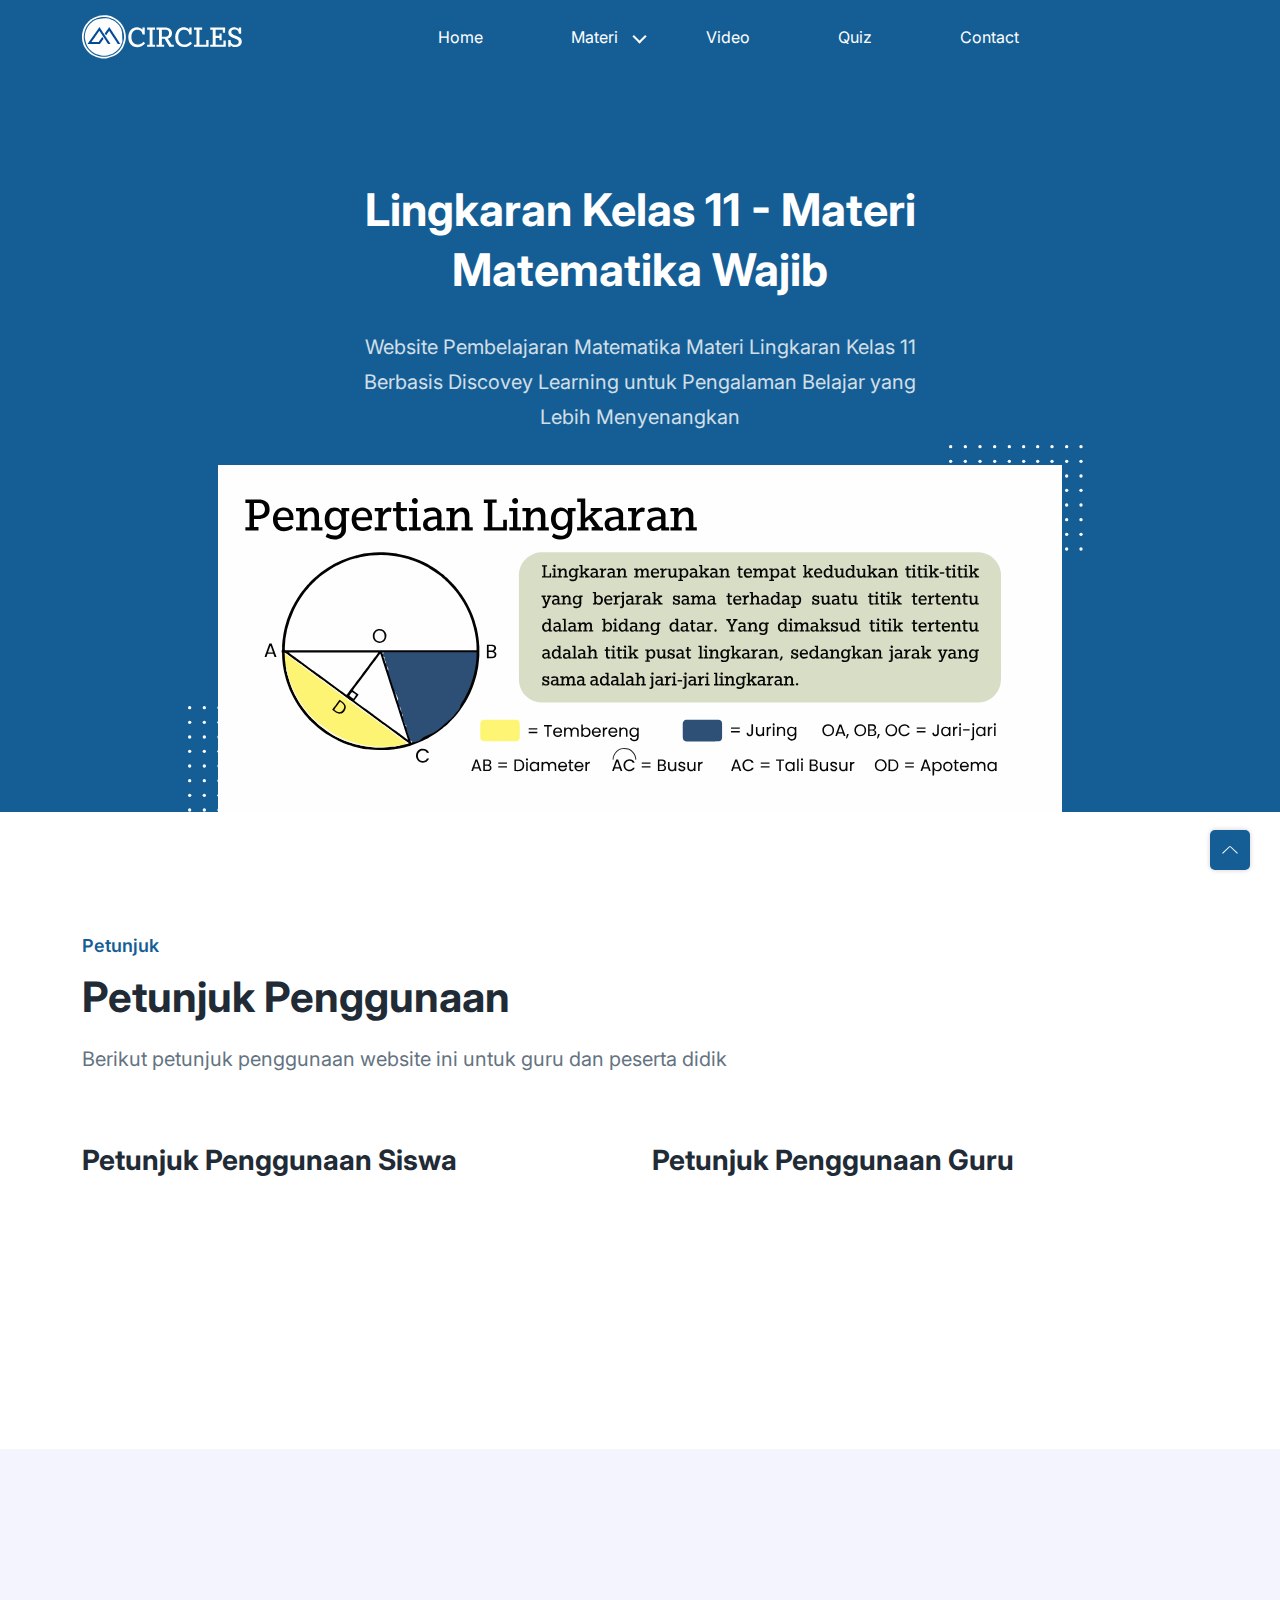
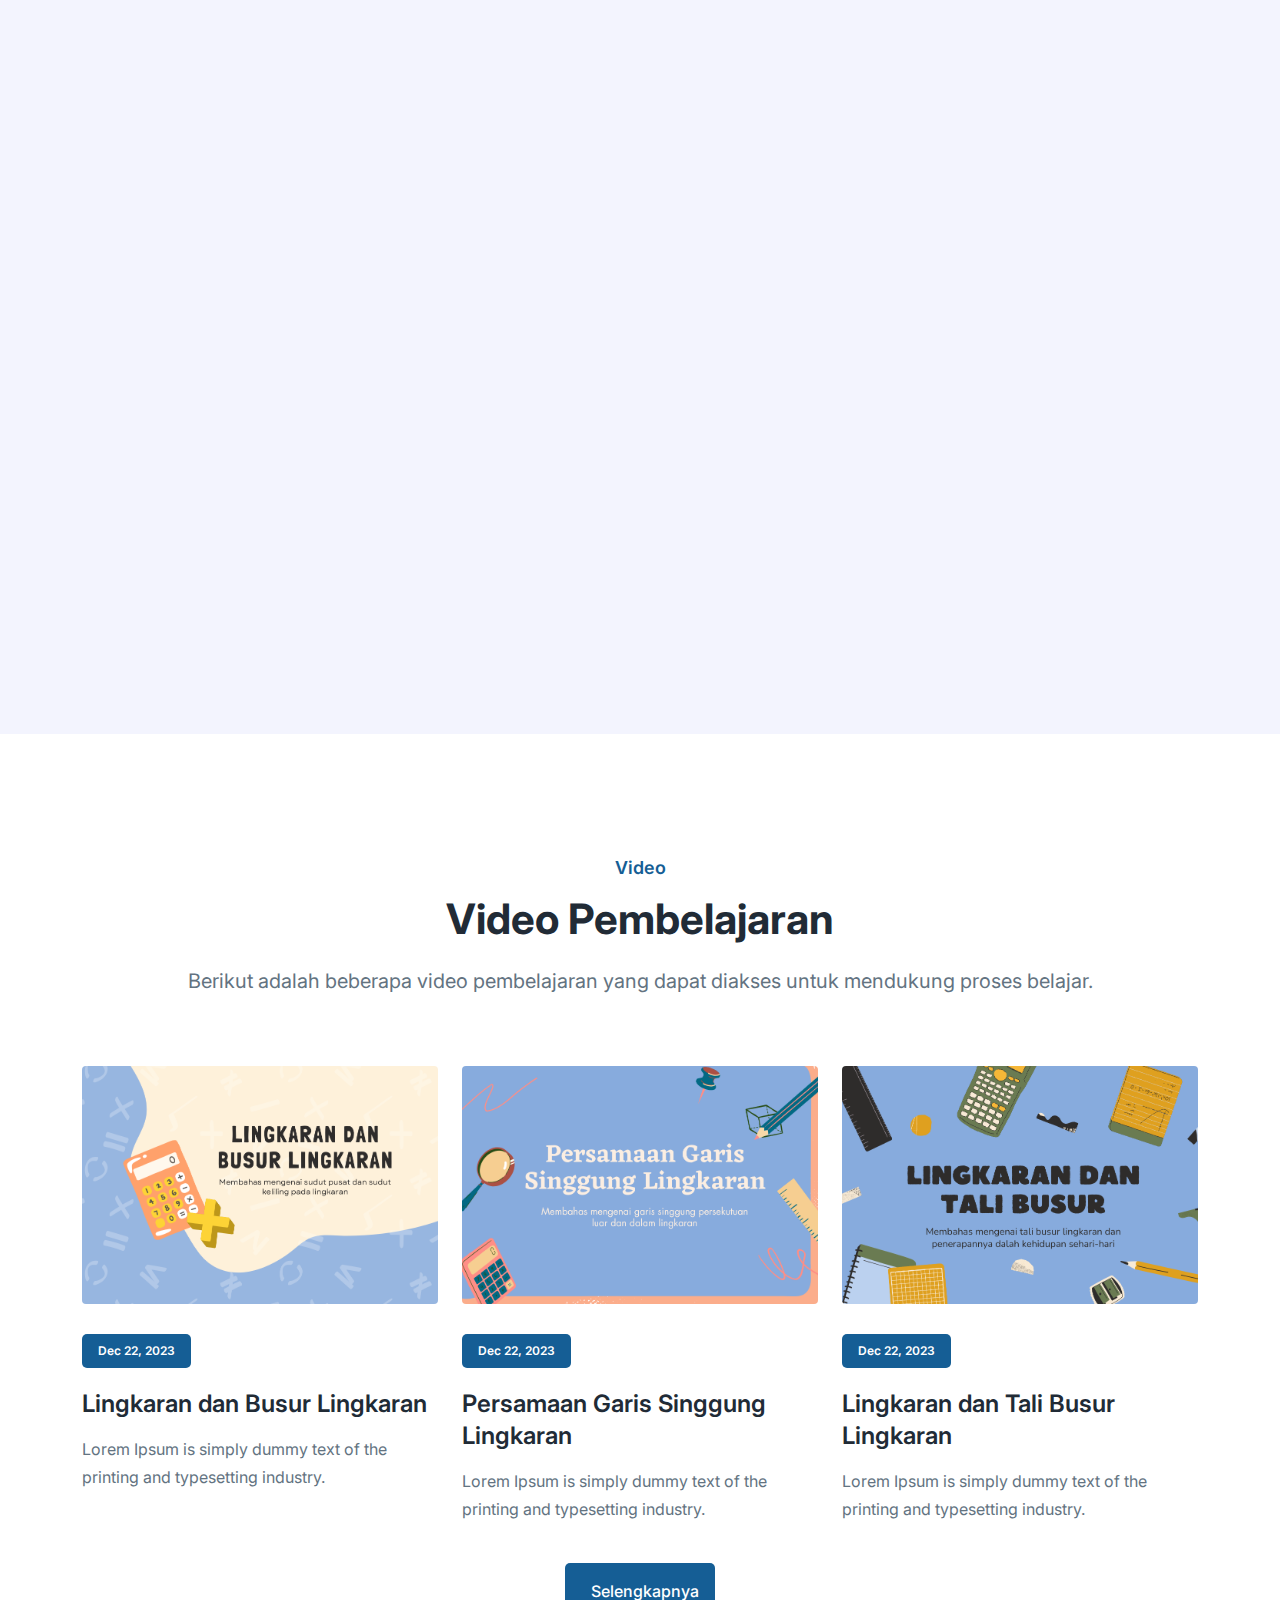
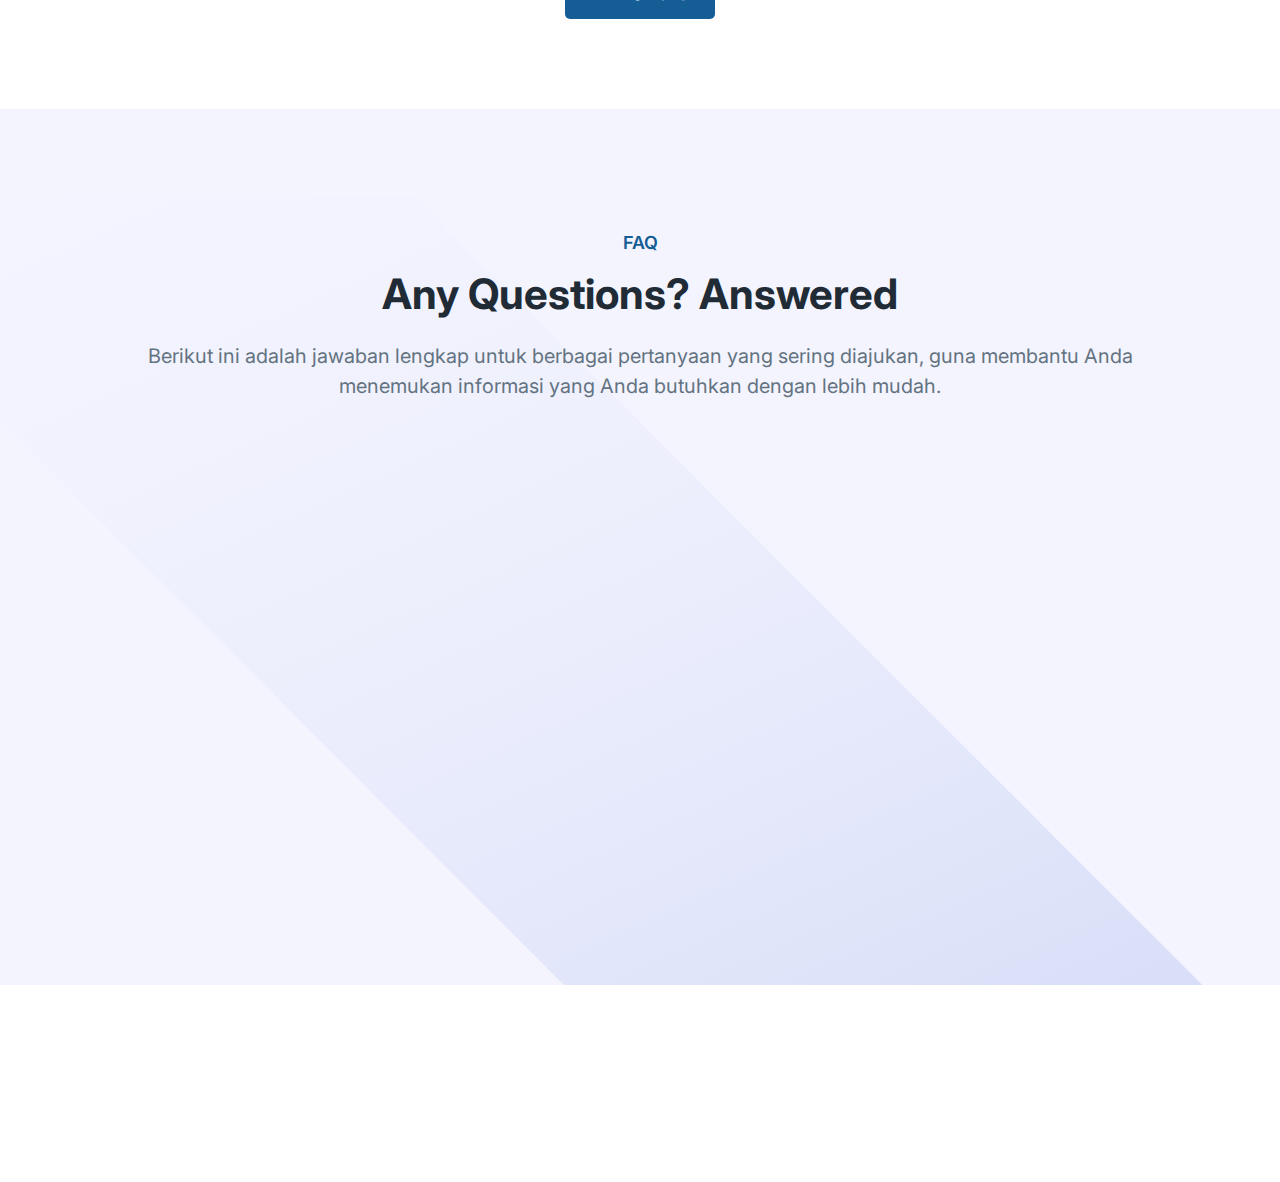
<file: index.html>
<!-- =========

	Template Name: Play
	Author: UIdeck
	Author URI: https://uideck.com/
	Support: https://uideck.com/support/
	Version: 1.1

========== -->

<!DOCTYPE html>
<html lang="en">

<head>
  <meta charset="UTF-8" />
  <meta http-equiv="X-UA-Compatible" content="IE=edge" />
  <meta name="viewport" content="width=device-width, initial-scale=1.0" />
  <title>Math Circles</title>

  <!-- Primary Meta Tags -->
  <meta name="title" content="Play - Free Open Source HTML Bootstrap Template by UIdeck">
  <meta name="description" content="Play - Free Open Source HTML Bootstrap Template by UIdeck Team">

  <!-- Open Graph / Facebook -->
  <meta property="og:type" content="website">
  <meta property="og:url" content="https://uideck.com/play/">
  <meta property="og:title" content="Play - Free Open Source HTML Bootstrap Template by UIdeck">
  <meta property="og:description" content="Play - Free Open Source HTML Bootstrap Template by UIdeck Team">
  <meta property="og:image" content="https://uideck.com/wp-content/uploads/2021/09/play-meta-bs.jpg">

  <!-- Twitter -->
  <meta property="twitter:card" content="summary_large_image">
  <meta property="twitter:url" content="https://uideck.com/play/">
  <meta property="twitter:title" content="Play - Free Open Source HTML Bootstrap Template by UIdeck">
  <meta property="twitter:description" content="Play - Free Open Source HTML Bootstrap Template by UIdeck Team">
  <meta property="twitter:image" content="https://uideck.com/wp-content/uploads/2021/09/play-meta-bs.jpg">

  <!--====== Favicon Icon ======-->
  <link rel="shortcut icon" href="assets/images/icon.ico" type="image/svg" />

  <!-- Link to FontAwesome CDN -->
  <link href="https://cdnjs.cloudflare.com/ajax/libs/font-awesome/5.15.4/css/all.min.css" rel="stylesheet">

  <!-- ===== All CSS files ===== -->
  <link rel="stylesheet" href="assets/css/bootstrap.min.css" />
  <link rel="stylesheet" href="assets/css/animate.css" />
  <link rel="stylesheet" href="assets/css/lineicons.css" />
  <link rel="stylesheet" href="assets/css/ud-styles.css" />
</head>

<body>
  <!-- ====== Header Start ====== -->
  <header class="ud-header">
    <div class="container">
      <div class="row">
        <div class="col-lg-12">
          <nav class="navbar navbar-expand-lg">
            <a class="navbar-brand" href="index.html">
              <img src="assets/images/logo/logo4.svg" alt="Logo" />
            </a>
            <button class="navbar-toggler">
              <span class="toggler-icon"> </span>
              <span class="toggler-icon"> </span>
              <span class="toggler-icon"> </span>
            </button>

            <div class="navbar-collapse">
              <ul id="nav" class="navbar-nav mx-auto">
                <li class="nav-item mx-3">
                  <a class="ud-menu-scroll" href="#home">Home</a>
                </li>
                <li class="nav-item nav-item-has-children mx-3">
                  <a href="javascript:void(0)"> Materi </a>
                  <ul class="ud-submenu">
                    <li class="ud-submenu-item">
                      <a href="materi1.html" class="ud-submenu-link">
                        Lingkaran dan Busur Lingkaran
                      </a>
                    </li>
                    <li class="ud-submenu-item">
                      <a href="materi2.html" class="ud-submenu-link">
                        Persamaan Garis Singgung Lingkaran
                      </a>
                    </li>
                    <li class="ud-submenu-item">
                      <a href="materi3.html" class="ud-submenu-link">
                        Lingkaran dan Tali Busur Lingkaran
                      </a>
                    </li>
                  </ul>
                </li>
                <li class="nav-item mx-3">
                  <a class="ud-menu-scroll" href="video.html">Video</a>
                </li>
                <li class="nav-item mx-3">
                  <a class="ud-menu-scroll" href="quiz.html">Quiz</a>
                </li>
                <li class="nav-item mx-3">
                  <a class="ud-menu-scroll" href="contact.html">Contact</a>
                </li>
                <!-- <li class="nav-item mx-3">
                    <a href="javascript:void(0)" onclick="window.location.href='video.html';">Video</a>
                  </li>
                  <li class="nav-item mx-3">
                    <a href="javascript:void(0)" onclick="window.location.href='blog.html';">Quiz</a>
                  </li> -->
              </ul>
            </div>
          </nav>
        </div>
      </div>
    </div>
  </header>
  <!-- ====== Header End ====== -->

  <!-- ====== Hero Start ====== -->
  <section class="ud-hero" id="home">
    <div class="container">
      <div class="row">
        <div class="col-lg-12">
          <div class="ud-hero-content wow fadeInUp" data-wow-delay=".2s">
            <h1 class="ud-hero-title">
              Lingkaran Kelas 11 - Materi Matematika Wajib
            </h1>
            <p class="ud-hero-desc">
              Website Pembelajaran Matematika Materi Lingkaran Kelas 11
              Berbasis Discovey Learning untuk Pengalaman Belajar yang Lebih Menyenangkan
            </p>
          </div>
          <div class="ud-hero-image wow fadeInUp" data-wow-delay=".25s">
            <img src="assets/images/hero/hero1.svg" alt="hero-image" />
            <img src="assets/images/hero/dotted-shape.svg" alt="shape" class="shape shape-1" />
            <img src="assets/images/hero/dotted-shape.svg" alt="shape" class="shape shape-2" />
          </div>
        </div>
      </div>
    </div>
  </section>
  <!-- ====== Hero End ====== -->

  <!-- ====== Features Start ====== -->
  <section id="features" class="ud-features">
    <div class="container">
      <div class="row">
        <div class="col-lg-12">
          <div class="ud-section-title">
            <span>Petunjuk</span>
            <h2>Petunjuk Penggunaan</h2>
            <p>
              Berikut petunjuk penggunaan website ini untuk guru dan peserta didik
            </p>
          </div>
        </div>
      </div>
      <div class="row">
        <!-- Kolom Petunjuk Penggunaan Siswa -->
        <div class="col-lg-6 col-sm-12">
          <h3>Petunjuk Penggunaan Siswa</h3>
          <ul>
            <li><br></li>
            <li>
              <div class="ud-single-feature wow fadeInUp" data-wow-delay=".1s">
                <div class="ud-feature-content">
                  <h3 class="ud-feature-title">Free and Open-Source</h3>
                  <p class="ud-feature-desc">
                    Lorem Ipsum is simply dummy text of the printing and industry.
                  </p>
                </div>
              </div>
            </li>
            <li>
              <div class="ud-single-feature wow fadeInUp" data-wow-delay=".15s">
                <div class="ud-feature-content">
                  <h3 class="ud-feature-title">Multipurpose Template</h3>
                  <p class="ud-feature-desc">
                    Lorem Ipsum is simply dummy text of the printing and industry.
                  </p>
                </div>
              </div>
            </li>
          </ul>
        </div>

        <!-- Kolom Petunjuk Penggunaan Guru -->
        <div class="col-lg-6 col-sm-12">
          <h3>Petunjuk Penggunaan Guru</h3>
          <ul>
            <li><br></li>
            <li>
              <div class="ud-single-feature wow fadeInUp" data-wow-delay=".2s">
                <div class="ud-feature-content">
                  <h3 class="ud-feature-title">High-quality Design</h3>
                  <p class="ud-feature-desc">
                    Lorem Ipsum is simply dummy text of the printing and industry.
                  </p>
                </div>
              </div>
            </li>
            <li>
              <div class="ud-single-feature wow fadeInUp" data-wow-delay=".25s">
                <div class="ud-feature-content">
                  <h3 class="ud-feature-title">All Essential Elements</h3>
                  <p class="ud-feature-desc">
                    Lorem Ipsum is simply dummy text of the printing and industry.
                  </p>
                </div>
              </div>
            </li>
          </ul>
        </div>
      </div>
    </div>
  </section>

  <!-- ====== Features End ====== -->

  <!-- ====== Materi Start ====== -->
  <section id="about" class="ud-about">
    <div class="container">
      <div class="ud-about-wrapper wow fadeInUp" data-wow-delay=".2s">
        <div class="ud-about-content-wrapper">
          <div class="ud-about-content">
            <span class="tag">Materi</span>
            <h2>Lingkaran Kelas 11 - Matematika Wajib</h2>
            <p>
              Website ini berisi materi lingkaran kelas 11 yang dilengkapi
              dengan LKPD untuk membantu belajar. Materi lingkaran yang dipadukan
              dengan pembelajaran discovery learning untuk belajar lebih bermakna.
            </p>

            <p>
              Materi lingkaran yang akan dipelajari antara lain Lingkaran dan Busur Lingkaran,
              Persamaan Garis Singgung Lingkaran, serta Lingkaran dan Tali Busur Lingkaran.
            </p>
            <a href="materis.html" class="ud-main-btn">Selengkapnya</a>
          </div>
        </div>
        <div class="ud-about-image">
          <img src="assets/images/about/about-image.svg" alt="about-image" />
        </div>
      </div>
    </div>
  </section>
  <!-- ====== Materi End ====== -->

  <!-- ====== Video Start ====== -->
  <section id="video" class="ud-pricing">
    <div class="container">
      <div class="row">
        <div class="col-lg-12">
          <div class="ud-section-title mx-auto text-center">
            <span>Video</span>
            <h2>Video Pembelajaran</h2>
            <p>
              Berikut adalah beberapa video pembelajaran yang dapat diakses untuk mendukung proses belajar.
            </p>
          </div>
        </div>
        <div class="col-lg-4 col-md-6">
          <div class="ud-single-blog">
            <div class="ud-blog-image">
              <a href="blog-details.html">
                <img src="assets/images/blog/8.png" alt="blog" />
              </a>
            </div>
            <div class="ud-blog-content">
              <span class="ud-blog-date">Dec 22, 2023</span>
              <h3 class="ud-blog-title">
                <a href="blog-details.html">
                  Lingkaran dan Busur Lingkaran
                </a>
              </h3>
              <p class="ud-blog-desc">
                Lorem Ipsum is simply dummy text of the printing and
                typesetting industry.
              </p>
            </div>
          </div>
        </div>
        <div class="col-lg-4 col-md-6">
          <div class="ud-single-blog">
            <div class="ud-blog-image">
              <a href="blog-details.html">
                <img src="assets/images/blog/9.png" alt="blog" />
              </a>
            </div>
            <div class="ud-blog-content">
              <span class="ud-blog-date">Dec 22, 2023</span>
              <h3 class="ud-blog-title">
                <a href="blog-details.html">
                  Persamaan Garis Singgung Lingkaran
                </a>
              </h3>
              <p class="ud-blog-desc">
                Lorem Ipsum is simply dummy text of the printing and
                typesetting industry.
              </p>
            </div>
          </div>
        </div>
        <div class="col-lg-4 col-md-6">
          <div class="ud-single-blog">
            <div class="ud-blog-image">
              <a href="blog-details.html">
                <img src="assets/images/blog/10.png" alt="blog" />
              </a>
            </div>
            <div class="ud-blog-content">
              <span class="ud-blog-date">Dec 22, 2023</span>
              <h3 class="ud-blog-title">
                <a href="blog-details.html">
                  Lingkaran dan Tali Busur Lingkaran
                </a>
              </h3>
              <p class="ud-blog-desc">
                Lorem Ipsum is simply dummy text of the printing and
                typesetting industry.
              </p>
            </div>
          </div>
        </div>
        <a href="video.html" class="ud-main-btn">Selengkapnya</a>
      </div>
    </div>
    </div>
  </section>
  <!-- ====== Video End ====== -->

  <!-- ====== FAQ Start ====== -->
  <section id="faq" class="ud-faq">
    <div class="shape">
      <img src="assets/images/faq/shape.svg" alt="shape" />
    </div>
    <div class="container">
      <div class="row">
        <div class="col-lg-12">
          <div class="ud-section-title text-center mx-auto">
            <span>FAQ</span>
            <h2>Any Questions? Answered</h2>
            <p>
              Berikut ini adalah jawaban lengkap untuk berbagai
              pertanyaan yang sering diajukan, guna membantu
              Anda menemukan informasi yang Anda butuhkan dengan lebih mudah.
            </p>
          </div>
        </div>
      </div>

      <div class="row">
        <div class="col-lg-6">
          <div class="ud-single-faq wow fadeInUp" data-wow-delay=".1s">
            <div class="accordion">
              <button class="ud-faq-btn collapsed" data-bs-toggle="collapse" data-bs-target="#collapseOne">
                <span class="icon flex-shrink-0">
                  <i class="lni lni-chevron-down"></i>
                </span>
                <span>Apa itu website "Math Circles"?</span>
              </button>
              <div id="collapseOne" class="accordion-collapse collapse">
                <div class="ud-faq-body">
                  <b>Math Circles</b> adalah sebuah website pembelajaran matematika yang berfokus
                  pada materi lingkaran. Website ini dirancang menggunakan model pembelajaran
                  <i>discovery learning</i> untuk membantu pengguna memahami konsep-konsep matematika
                  dengan lebih mendalam.Math Circles dilengkapi dengan LKPD (Lembar Kerja Peserta Didik) yang
                  mendukung proses pembelajaran, video pembelajaran interaktif, serta kuis sebagai bahan evaluasi untuk
                  mengukur pemahaman pengguna.
                </div>
              </div>
            </div>
          </div>
          <div class="ud-single-faq wow fadeInUp" data-wow-delay=".15s">
            <div class="accordion">
              <button class="ud-faq-btn collapsed" data-bs-toggle="collapse" data-bs-target="#collapseTwo">
                <span class="icon flex-shrink-0">
                  <i class="lni lni-chevron-down"></i>
                </span>
                <span>Siapa yang dapat menggunakan website ini?</span>
              </button>
              <div id="collapseTwo" class="accordion-collapse collapse">
                <div class="ud-faq-body">
                  Website ini dapat digunakan oleh semua kalangan, termasuk guru dan siswa,
                  yang ingin mempelajari atau mengajarkan materi tentang lingkaran secara interaktif dan efektif.
                </div>
              </div>
            </div>
          </div>
          <div class="ud-single-faq wow fadeInUp" data-wow-delay=".2s">
            <div class="accordion">
              <button class="ud-faq-btn collapsed" data-bs-toggle="collapse" data-bs-target="#collapseThree">
                <span class="icon flex-shrink-0">
                  <i class="lni lni-chevron-down"></i>
                </span>
                <span>Apa saja fitur yang tersedia di website ini?</span>
              </button>
              <div id="collapseThree" class="accordion-collapse collapse">
                <div class="ud-faq-body">
                  Website ini dilengkapi dengan berbagai fitur pendukung pembelajaran,
                  seperti LKPD (Lembar Kerja Peserta Didik) yang dirancang berbasis discovery
                  learning untuk membantu siswa memahami konsep secara aktif. Selain itu, tersedia juga
                  video pembelajaran yang memberikan penjelasan materi secara visual, sehingga mempermudah
                  pemahaman siswa. Sebagai tambahan, website ini menyediakan kuis yang berfungsi sebagai alat
                  evaluasi untuk mengukur sejauh mana siswa telah memahami materi yang dipelajari.
                </div>
              </div>
            </div>
          </div>
        </div>
        <div class="col-lg-6">
          <div class="ud-single-faq wow fadeInUp" data-wow-delay=".1s">
            <div class="accordion">
              <button class="ud-faq-btn collapsed" data-bs-toggle="collapse" data-bs-target="#collapseFour">
                <span class="icon flex-shrink-0">
                  <i class="lni lni-chevron-down"></i>
                </span>
                <span>Apa keunggulan dari model discovery learning?</span>
              </button>
              <div id="collapseFour" class="accordion-collapse collapse">
                <div class="ud-faq-body">
                  Metode discovery learning memberikan kesempatan kepada siswa untuk aktif
                  dalam proses pembelajaran dengan menemukan sendiri rumus atau konsep yang
                  akan dipelajari. Pendekatan ini membantu siswa memahami materi secara mendalam,
                  sekaligus meningkatkan keterampilan berpikir kritis dan analitis. Selain itu, siswa
                  juga menjadi lebih percaya diri karena terlibat langsung dalam proses pembelajaran secara mandiri.
                </div>
              </div>
            </div>
          </div>
          <div class="ud-single-faq wow fadeInUp" data-wow-delay=".15s">
            <div class="accordion">
              <button class="ud-faq-btn collapsed" data-bs-toggle="collapse" data-bs-target="#collapseFive">
                <span class="icon flex-shrink-0">
                  <i class="lni lni-chevron-down"></i>
                </span>
                <span> Apakah materi yang disediakan sesuai?</span>
              </button>
              <div id="collapseFive" class="accordion-collapse collapse">
                <div class="ud-faq-body">
                  Ya, materi lingkaran yang disediakan telah disesuaikan dengan kurikulum
                  kelas 11, mencakup konsep-konsep utama seperti persamaan lingkaran,
                  panjang busur, luas juring, dan aplikasi lainnya yang relevan.
                </div>
              </div>
            </div>
          </div>
          <div class="ud-single-faq wow fadeInUp" data-wow-delay=".2s">
            <div class="accordion">
              <button class="ud-faq-btn collapsed" data-bs-toggle="collapse" data-bs-target="#collapseSix">
                <span class="icon flex-shrink-0">
                  <i class="lni lni-chevron-down"></i>
                </span>
                <span>Bagaimana cara menggunakan LKPD pada website ini?</span>
              </button>
              <div id="collapseSix" class="accordion-collapse collapse">
                <div class="ud-faq-body">
                  Lorem Ipsum is simply dummy text of the printing and
                  typesetting industry. Lorem Ipsum has been the industry's
                  standard dummy text ever since the 1500s, when an unknown
                  printer took a galley of type and scrambled it to make a
                  type specimen book.
                </div>
              </div>
            </div>
          </div>
        </div>
      </div>
    </div>
  </section>
  <!-- ====== FAQ End ====== -->

  <!-- ====== Footer Start ====== -->
  <footer class="ud-footer wow fadeInUp" data-wow-delay=".15s">
    <div class="shape shape-1">
      <img src="assets/images/footer/shape-1.svg" alt="shape" />
    </div>
    <div class="shape shape-2">
      <img src="assets/images/footer/shape-2.svg" alt="shape" />
    </div>
    <div class="shape shape-3">
      <img src="assets/images/footer/shape-3.svg" alt="shape" />
    </div>

    <div class="ud-footer-bottom">
      <div class="container">
        <div class="row">
          <div class="col-md-8">
            <ul class="ud-footer-bottom-left">
              <li>
                <a href="javascript:void(0)">Privacy policy</a>
              </li>
              <li>
                <a href="javascript:void(0)">Support policy</a>
              </li>
              <li>
                <a href="javascript:void(0)">Terms of service</a>
              </li>
            </ul>
          </div>
          <div class="col-md-4">
            <p class="ud-footer-bottom-right">
              Designed and Developed by
              <a href="https://uideck.com" rel="nofollow">UIdeck</a>
            </p>
          </div>
        </div>
      </div>
    </div>
  </footer>
  <!-- ====== Footer End ====== -->

  <!-- ====== Back To Top Start ====== -->
  <a href="javascript:void(0)" class="back-to-top">
    <i class="lni lni-chevron-up"> </i>
  </a>
  <!-- ====== Back To Top End ====== -->

  <!-- ====== All Javascript Files ====== -->
  <script src="assets/js/bootstrap.bundle.min.js"></script>
  <script src="assets/js/wow.min.js"></script>
  <script src="assets/js/main.js"></script>
  <script>

    // ==== for menu scroll
    // ==== for menu scroll (mengganti dengan navigasi biasa)
    const pageLink = document.querySelectorAll(".ud-menu-scroll");

    pageLink.forEach((elem) => {
      elem.addEventListener("click", (e) => {
        e.preventDefault();
        const targetHref = elem.getAttribute("href");

        // Ganti dengan logika untuk mengarah ke halaman baru
        if (targetHref !== "#") {
          window.location.href = targetHref;  // Arahkan ke halaman lain
        } else {
          // Jika "#", tetap scroll (misalnya untuk bagian di halaman yang sama)
          document.querySelector(targetHref).scrollIntoView({
            behavior: "smooth",
            offsetTop: 1 - 60,
          });
        }
      });
    });


    // section menu active
    function onScroll(event) {
      const sections = document.querySelectorAll(".ud-menu-scroll");
      const scrollPos =
        window.pageYOffset ||
        document.documentElement.scrollTop ||
        document.body.scrollTop;

      for (let i = 0; i < sections.length; i++) {
        const currLink = sections[i];
        const val = currLink.getAttribute("href");
        const refElement = document.querySelector(val);
        const scrollTopMinus = scrollPos + 73;
        if (
          refElement.offsetTop <= scrollTopMinus &&
          refElement.offsetTop + refElement.offsetHeight > scrollTopMinus
        ) {
          document
            .querySelector(".ud-menu-scroll")
            .classList.remove("active");
          currLink.classList.add("active");
        } else {
          currLink.classList.remove("active");
        }
      }
    }

    window.document.addEventListener("scroll", onScroll);
  </script>
</body>

</html>
</file>
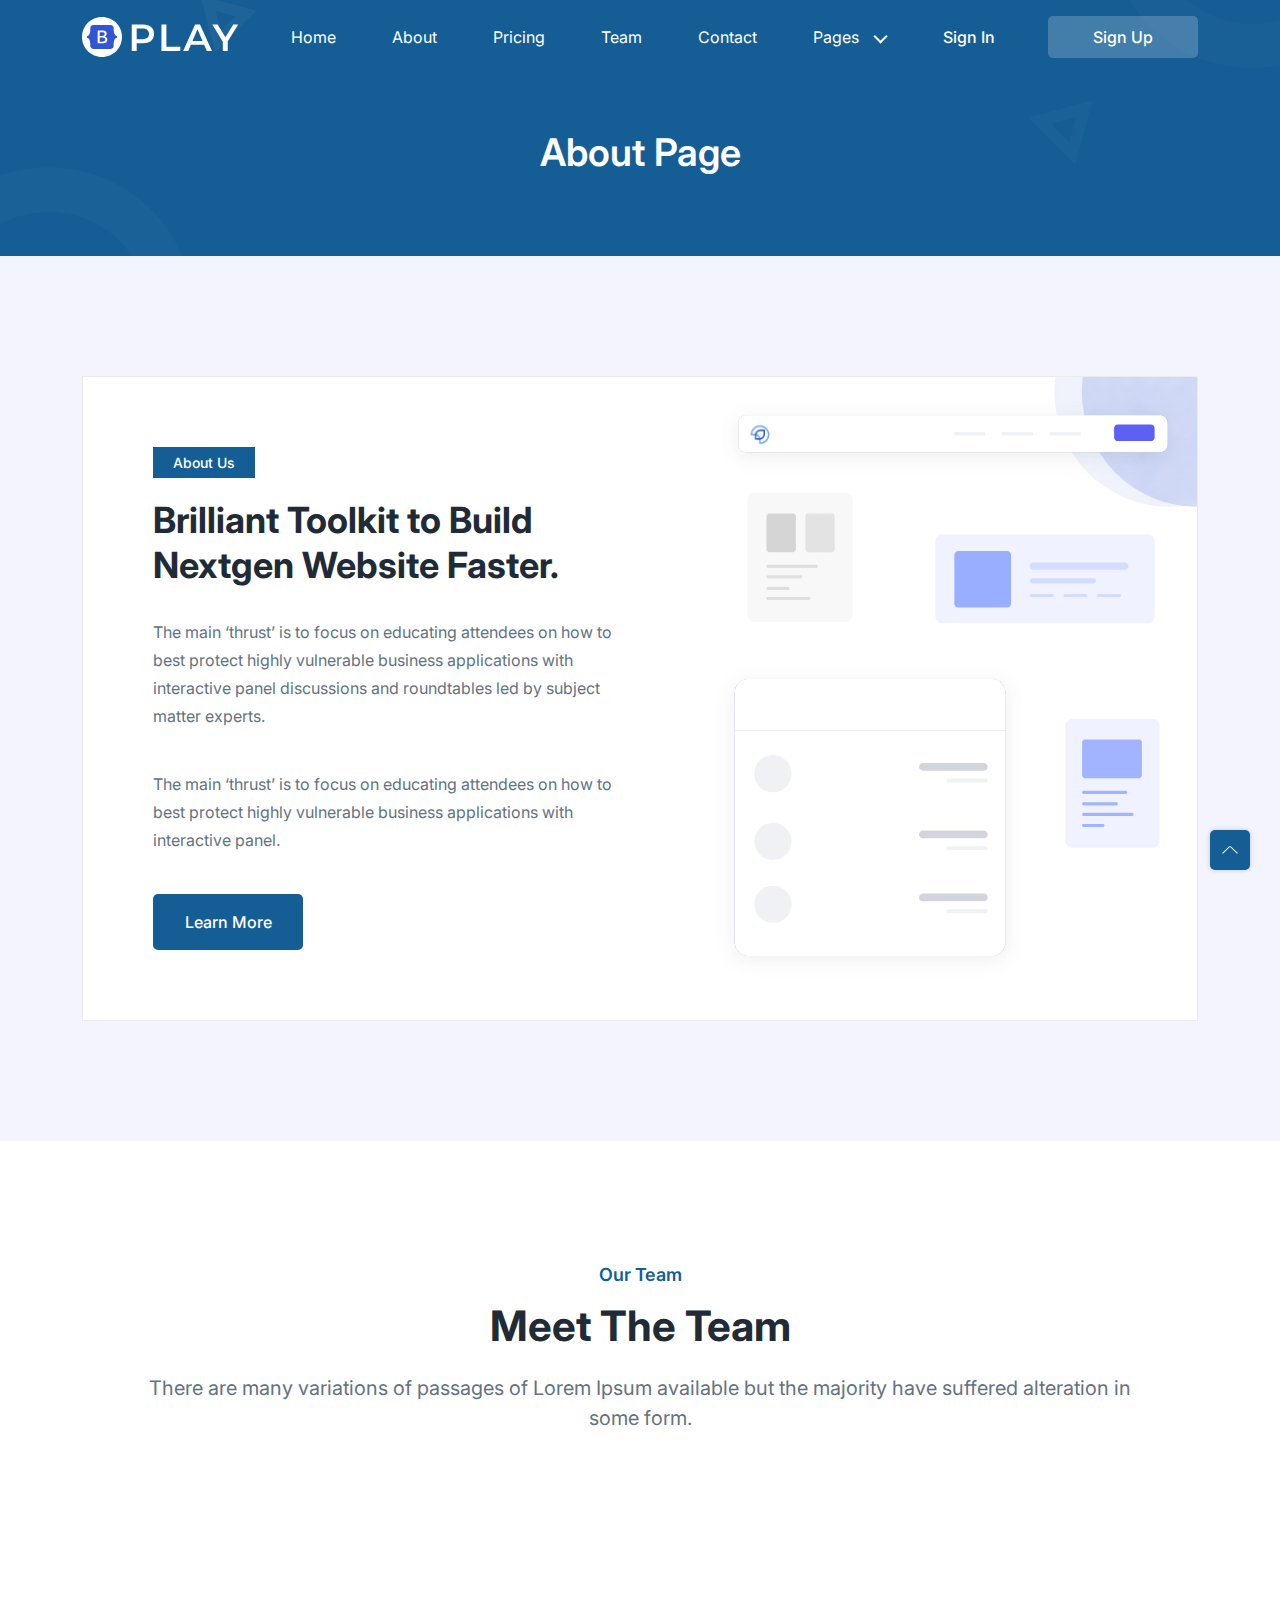
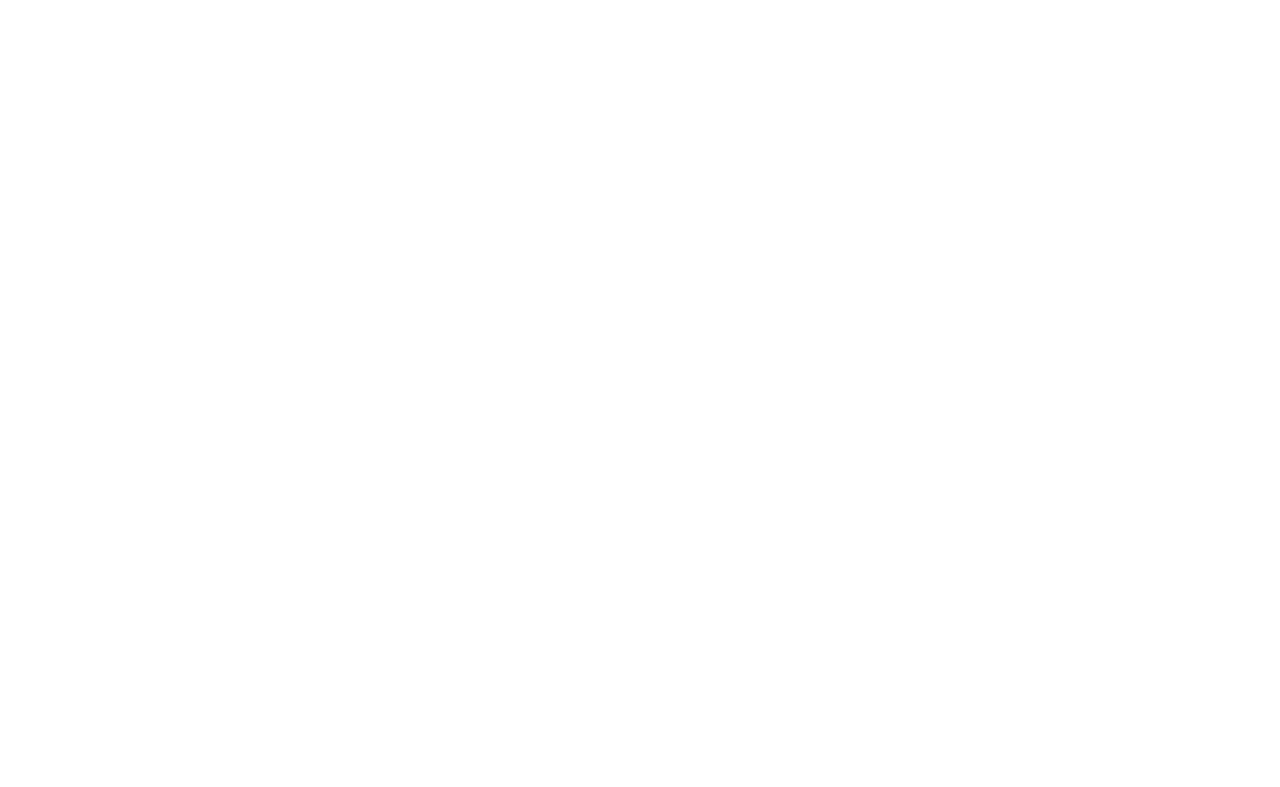
<file: about.html>
<!-- =========

	Template Name: Play
	Author: UIdeck
	Author URI: https://uideck.com/
	Support: https://uideck.com/support/
	Version: 1.1

========== -->

<!DOCTYPE html>
<html lang="en">
  <head>
    <meta charset="UTF-8" />
    <meta http-equiv="X-UA-Compatible" content="IE=edge" />
    <meta name="viewport" content="width=device-width, initial-scale=1.0" />
    <title>Play | Open source Project by UIdeck</title>

    <!--====== Favicon Icon ======-->
    <link
      rel="shortcut icon"
      href="assets/images/favicon.svg"
      type="image/svg"
    />

    <!-- ===== All CSS files ===== -->
    <link rel="stylesheet" href="assets/css/bootstrap.min.css" />
    <link rel="stylesheet" href="assets/css/animate.css" />
    <link rel="stylesheet" href="assets/css/lineicons.css" />
    <link rel="stylesheet" href="assets/css/ud-styles.css" />
  </head>
  <body>
    <!-- ====== Header Start ====== -->
    <header class="ud-header">
      <div class="container">
        <div class="row">
          <div class="col-lg-12">
            <nav class="navbar navbar-expand-lg">
              <a class="navbar-brand" href="index.html">
                <img src="assets/images/logo/logo.svg" alt="Logo" />
              </a>
              <button class="navbar-toggler">
                <span class="toggler-icon"> </span>
                <span class="toggler-icon"> </span>
                <span class="toggler-icon"> </span>
              </button>

              <div class="navbar-collapse">
                <ul id="nav" class="navbar-nav mx-auto">
                  <li class="nav-item">
                    <a class="ud-menu-scroll" href="#home">Home</a>
                  </li>

                  <li class="nav-item">
                    <a class="ud-menu-scroll" href="#about">About</a>
                  </li>
                  <li class="nav-item">
                    <a class="ud-menu-scroll" href="#pricing">Pricing</a>
                  </li>
                  <li class="nav-item">
                    <a class="ud-menu-scroll" href="#team">Team</a>
                  </li>
                  <li class="nav-item">
                    <a class="ud-menu-scroll" href="#contact">Contact</a>
                  </li>
                  <li class="nav-item nav-item-has-children">
                    <a href="javascript:void(0)"> Pages </a>
                    <ul class="ud-submenu">
                      <li class="ud-submenu-item">
                        <a href="about.html" class="ud-submenu-link">
                          About Page
                        </a>
                      </li>
                      <li class="ud-submenu-item">
                        <a href="pricing.html" class="ud-submenu-link">
                          Pricing Page
                        </a>
                      </li>
                      <li class="ud-submenu-item">
                        <a href="contact.html" class="ud-submenu-link">
                          Contact Page
                        </a>
                      </li>
                      <li class="ud-submenu-item">
                        <a href="blog.html" class="ud-submenu-link">
                          Blog Grid Page
                        </a>
                      </li>
                      <li class="ud-submenu-item">
                        <a href="blog-details.html" class="ud-submenu-link">
                          Blog Details Page
                        </a>
                      </li>
                      <li class="ud-submenu-item">
                        <a href="login.html" class="ud-submenu-link">
                          Sign In Page
                        </a>
                      </li>
                      <li class="ud-submenu-item">
                        <a href="404.html" class="ud-submenu-link">404 Page</a>
                      </li>
                    </ul>
                  </li>
                </ul>
              </div>

              <div class="navbar-btn d-none d-sm-inline-block">
                <a href="login.html" class="ud-main-btn ud-login-btn">
                  Sign In
                </a>
                <a class="ud-main-btn ud-white-btn" href="javascript:void(0)">
                  Sign Up
                </a>
              </div>
            </nav>
          </div>
        </div>
      </div>
    </header>
    <!-- ====== Header End ====== -->

    <!-- ====== Banner Start ====== -->
    <section class="ud-page-banner">
      <div class="container">
        <div class="row">
          <div class="col-lg-12">
            <div class="ud-banner-content">
              <h1>About Page</h1>
            </div>
          </div>
        </div>
      </div>
    </section>
    <!-- ====== Banner End ====== -->

    <!-- ====== About Start ====== -->
    <section id="about" class="ud-about">
      <div class="container">
        <div class="ud-about-wrapper wow fadeInUp" data-wow-delay=".2s">
          <div class="ud-about-content-wrapper">
            <div class="ud-about-content">
              <span class="tag">About Us</span>
              <h2>Brilliant Toolkit to Build Nextgen Website Faster.</h2>
              <p>
                The main ‘thrust’ is to focus on educating attendees on how to
                best protect highly vulnerable business applications with
                interactive panel discussions and roundtables led by subject
                matter experts.
              </p>

              <p>
                The main ‘thrust’ is to focus on educating attendees on how to
                best protect highly vulnerable business applications with
                interactive panel.
              </p>
              <a href="javascript:void(0)" class="ud-main-btn">Learn More</a>
            </div>
          </div>
          <div class="ud-about-image">
            <img src="assets/images/about/about-image.svg" alt="about-image" />
          </div>
        </div>
      </div>
    </section>
    <!-- ====== About End ====== -->

    <!-- ====== Team Start ====== -->
    <section id="team" class="ud-team">
      <div class="container">
        <div class="row">
          <div class="col-lg-12">
            <div class="ud-section-title mx-auto text-center">
              <span>Our Team</span>
              <h2>Meet The Team</h2>
              <p>
                There are many variations of passages of Lorem Ipsum available
                but the majority have suffered alteration in some form.
              </p>
            </div>
          </div>
        </div>

        <div class="row">
          <div class="col-xl-3 col-lg-3 col-sm-6">
            <div class="ud-single-team wow fadeInUp" data-wow-delay=".1s">
              <div class="ud-team-image-wrapper">
                <div class="ud-team-image">
                  <img src="assets/images/team/team-01.png" alt="team" />
                </div>

                <img
                  src="assets/images/team/dotted-shape.svg"
                  alt="shape"
                  class="shape shape-1"
                />
                <img
                  src="assets/images/team/shape-2.svg"
                  alt="shape"
                  class="shape shape-2"
                />
              </div>
              <div class="ud-team-info">
                <h5>Adveen Desuza</h5>
                <h6>UI Designer</h6>
              </div>
              <ul class="ud-team-socials">
                <li>
                  <a href="https://twitter.com/MusharofChy">
                    <i class="lni lni-facebook-filled"></i>
                  </a>
                </li>
                <li>
                  <a href="https://twitter.com/MusharofChy">
                    <i class="lni lni-twitter-filled"></i>
                  </a>
                </li>
                <li>
                  <a href="https://twitter.com/MusharofChy">
                    <i class="lni lni-instagram-filled"></i>
                  </a>
                </li>
              </ul>
            </div>
          </div>
          <div class="col-xl-3 col-lg-3 col-sm-6">
            <div class="ud-single-team wow fadeInUp" data-wow-delay=".15s">
              <div class="ud-team-image-wrapper">
                <div class="ud-team-image">
                  <img src="assets/images/team/team-02.png" alt="team" />
                </div>

                <img
                  src="assets/images/team/dotted-shape.svg"
                  alt="shape"
                  class="shape shape-1"
                />
                <img
                  src="assets/images/team/shape-2.svg"
                  alt="shape"
                  class="shape shape-2"
                />
              </div>
              <div class="ud-team-info">
                <h5>Jezmin uniya</h5>
                <h6>Product Designer</h6>
              </div>
              <ul class="ud-team-socials">
                <li>
                  <a href="https://twitter.com/MusharofChy">
                    <i class="lni lni-facebook-filled"></i>
                  </a>
                </li>
                <li>
                  <a href="https://twitter.com/MusharofChy">
                    <i class="lni lni-twitter-filled"></i>
                  </a>
                </li>
                <li>
                  <a href="https://twitter.com/MusharofChy">
                    <i class="lni lni-instagram-filled"></i>
                  </a>
                </li>
              </ul>
            </div>
          </div>
          <div class="col-xl-3 col-lg-3 col-sm-6">
            <div class="ud-single-team wow fadeInUp" data-wow-delay=".2s">
              <div class="ud-team-image-wrapper">
                <div class="ud-team-image">
                  <img src="assets/images/team/team-03.png" alt="team" />
                </div>

                <img
                  src="assets/images/team/dotted-shape.svg"
                  alt="shape"
                  class="shape shape-1"
                />
                <img
                  src="assets/images/team/shape-2.svg"
                  alt="shape"
                  class="shape shape-2"
                />
              </div>
              <div class="ud-team-info">
                <h5>Andrieo Gloree</h5>
                <h6>App Developer</h6>
              </div>
              <ul class="ud-team-socials">
                <li>
                  <a href="https://twitter.com/MusharofChy">
                    <i class="lni lni-facebook-filled"></i>
                  </a>
                </li>
                <li>
                  <a href="https://twitter.com/MusharofChy">
                    <i class="lni lni-twitter-filled"></i>
                  </a>
                </li>
                <li>
                  <a href="https://twitter.com/MusharofChy">
                    <i class="lni lni-instagram-filled"></i>
                  </a>
                </li>
              </ul>
            </div>
          </div>
          <div class="col-xl-3 col-lg-3 col-sm-6">
            <div class="ud-single-team wow fadeInUp" data-wow-delay=".25s">
              <div class="ud-team-image-wrapper">
                <div class="ud-team-image">
                  <img src="assets/images/team/team-04.png" alt="team" />
                </div>

                <img
                  src="assets/images/team/dotted-shape.svg"
                  alt="shape"
                  class="shape shape-1"
                />
                <img
                  src="assets/images/team/shape-2.svg"
                  alt="shape"
                  class="shape shape-2"
                />
              </div>
              <div class="ud-team-info">
                <h5>Jackie Sanders</h5>
                <h6>Content Writer</h6>
              </div>
              <ul class="ud-team-socials">
                <li>
                  <a href="https://twitter.com/MusharofChy">
                    <i class="lni lni-facebook-filled"></i>
                  </a>
                </li>
                <li>
                  <a href="https://twitter.com/MusharofChy">
                    <i class="lni lni-twitter-filled"></i>
                  </a>
                </li>
                <li>
                  <a href="https://twitter.com/MusharofChy">
                    <i class="lni lni-instagram-filled"></i>
                  </a>
                </li>
              </ul>
            </div>
          </div>
        </div>
      </div>
    </section>
    <!-- ====== Team End ====== -->

    <!-- ====== Footer Start ====== -->
    <footer class="ud-footer wow fadeInUp" data-wow-delay=".15s">
      <div class="shape shape-1">
        <img src="assets/images/footer/shape-1.svg" alt="shape" />
      </div>
      <div class="shape shape-2">
        <img src="assets/images/footer/shape-2.svg" alt="shape" />
      </div>
      <div class="shape shape-3">
        <img src="assets/images/footer/shape-3.svg" alt="shape" />
      </div>
      <div class="ud-footer-widgets">
        <div class="container">
          <div class="row">
            <div class="col-xl-3 col-lg-4 col-md-6">
              <div class="ud-widget">
                <a href="index.html" class="ud-footer-logo">
                  <img src="assets/images/logo/logo.svg" alt="logo" />
                </a>
                <p class="ud-widget-desc">
                  We create digital experiences for brands and companies by
                  using technology.
                </p>
                <ul class="ud-widget-socials">
                  <li>
                    <a href="https://twitter.com/MusharofChy">
                      <i class="lni lni-facebook-filled"></i>
                    </a>
                  </li>
                  <li>
                    <a href="https://twitter.com/MusharofChy">
                      <i class="lni lni-twitter-filled"></i>
                    </a>
                  </li>
                  <li>
                    <a href="https://twitter.com/MusharofChy">
                      <i class="lni lni-instagram-filled"></i>
                    </a>
                  </li>
                  <li>
                    <a href="https://twitter.com/MusharofChy">
                      <i class="lni lni-linkedin-original"></i>
                    </a>
                  </li>
                </ul>
              </div>
            </div>

            <div class="col-xl-2 col-lg-2 col-md-6 col-sm-6">
              <div class="ud-widget">
                <h5 class="ud-widget-title">About Us</h5>
                <ul class="ud-widget-links">
                  <li>
                    <a href="javascript:void(0)">Home</a>
                  </li>
                  <li>
                    <a href="javascript:void(0)">Features</a>
                  </li>
                  <li>
                    <a href="javascript:void(0)">About</a>
                  </li>
                  <li>
                    <a href="javascript:void(0)">Testimonial</a>
                  </li>
                </ul>
              </div>
            </div>
            <div class="col-xl-2 col-lg-3 col-md-6 col-sm-6">
              <div class="ud-widget">
                <h5 class="ud-widget-title">Features</h5>
                <ul class="ud-widget-links">
                  <li>
                    <a href="javascript:void(0)">How it works</a>
                  </li>
                  <li>
                    <a href="javascript:void(0)">Privacy policy</a>
                  </li>
                  <li>
                    <a href="javascript:void(0)">Terms of service</a>
                  </li>
                  <li>
                    <a href="javascript:void(0)">Refund policy</a>
                  </li>
                </ul>
              </div>
            </div>
            <div class="col-xl-2 col-lg-3 col-md-6 col-sm-6">
              <div class="ud-widget">
                <h5 class="ud-widget-title">Our Products</h5>
                <ul class="ud-widget-links">
                  <li>
                    <a
                      href="https://lineicons.com/"
                      rel="nofollow noopner"
                      target="_blank"
                      >Lineicons
                    </a>
                  </li>
                  <li>
                    <a
                      href="https://ecommercehtml.com/"
                      rel="nofollow noopner"
                      target="_blank"
                      >Ecommerce HTML</a
                    >
                  </li>
                  <li>
                    <a
                      href="https://ayroui.com/"
                      rel="nofollow noopner"
                      target="_blank"
                      >Ayro UI</a
                    >
                  </li>
                  <li>
                    <a
                      href="https://graygrids.com/"
                      rel="nofollow noopner"
                      target="_blank"
                      >Plain Admin</a
                    >
                  </li>
                </ul>
              </div>
            </div>
            <div class="col-xl-3 col-lg-6 col-md-8 col-sm-10">
              <div class="ud-widget">
                <h5 class="ud-widget-title">Partners</h5>
                <ul class="ud-widget-brands">
                  <li>
                    <a
                      href="https://ayroui.com/"
                      rel="nofollow noopner"
                      target="_blank"
                    >
                      <img
                        src="assets/images/footer/brands/ayroui.svg"
                        alt="ayroui"
                      />
                    </a>
                  </li>
                  <li>
                    <a
                      href="https://ecommercehtml.com/"
                      rel="nofollow noopner"
                      target="_blank"
                    >
                      <img
                        src="assets/images/footer/brands/ecommerce-html.svg"
                        alt="ecommerce-html"
                      />
                    </a>
                  </li>
                  <li>
                    <a
                      href="https://graygrids.com/"
                      rel="nofollow noopner"
                      target="_blank"
                    >
                      <img
                        src="assets/images/footer/brands/graygrids.svg"
                        alt="graygrids"
                      />
                    </a>
                  </li>
                  <li>
                    <a
                      href="https://lineicons.com/"
                      rel="nofollow noopner"
                      target="_blank"
                    >
                      <img
                        src="assets/images/footer/brands/lineicons.svg"
                        alt="lineicons"
                      />
                    </a>
                  </li>
                  <li>
                    <a
                      href="https://uideck.com/"
                      rel="nofollow noopner"
                      target="_blank"
                    >
                      <img
                        src="assets/images/footer/brands/uideck.svg"
                        alt="uideck"
                      />
                    </a>
                  </li>
                  <li>
                    <a
                      href="https://tailwindtemplates.co/"
                      rel="nofollow noopner"
                      target="_blank"
                    >
                      <img
                        src="assets/images/footer/brands/tailwindtemplates.svg"
                        alt="tailwindtemplates"
                      />
                    </a>
                  </li>
                </ul>
              </div>
            </div>
          </div>
        </div>
      </div>
      <div class="ud-footer-bottom">
        <div class="container">
          <div class="row">
            <div class="col-md-8">
              <ul class="ud-footer-bottom-left">
                <li>
                  <a href="javascript:void(0)">Privacy policy</a>
                </li>
                <li>
                  <a href="javascript:void(0)">Support policy</a>
                </li>
                <li>
                  <a href="javascript:void(0)">Terms of service</a>
                </li>
              </ul>
            </div>
            <div class="col-md-4">
              <p class="ud-footer-bottom-right">
                Designed and Developed by
                <a href="https://uideck.com" rel="nofollow">UIdeck</a>
              </p>
            </div>
          </div>
        </div>
      </div>
    </footer>
    <!-- ====== Footer End ====== -->

    <!-- ====== Back To Top Start ====== -->
    <a href="javascript:void(0)" class="back-to-top">
      <i class="lni lni-chevron-up"> </i>
    </a>
    <!-- ====== Back To Top End ====== -->

    <!-- ====== All Javascript Files ====== -->
    <script src="assets/js/bootstrap.bundle.min.js"></script>
    <script src="assets/js/wow.min.js"></script>
    <script src="assets/js/main.js"></script>
  </body>
</html>
</file>
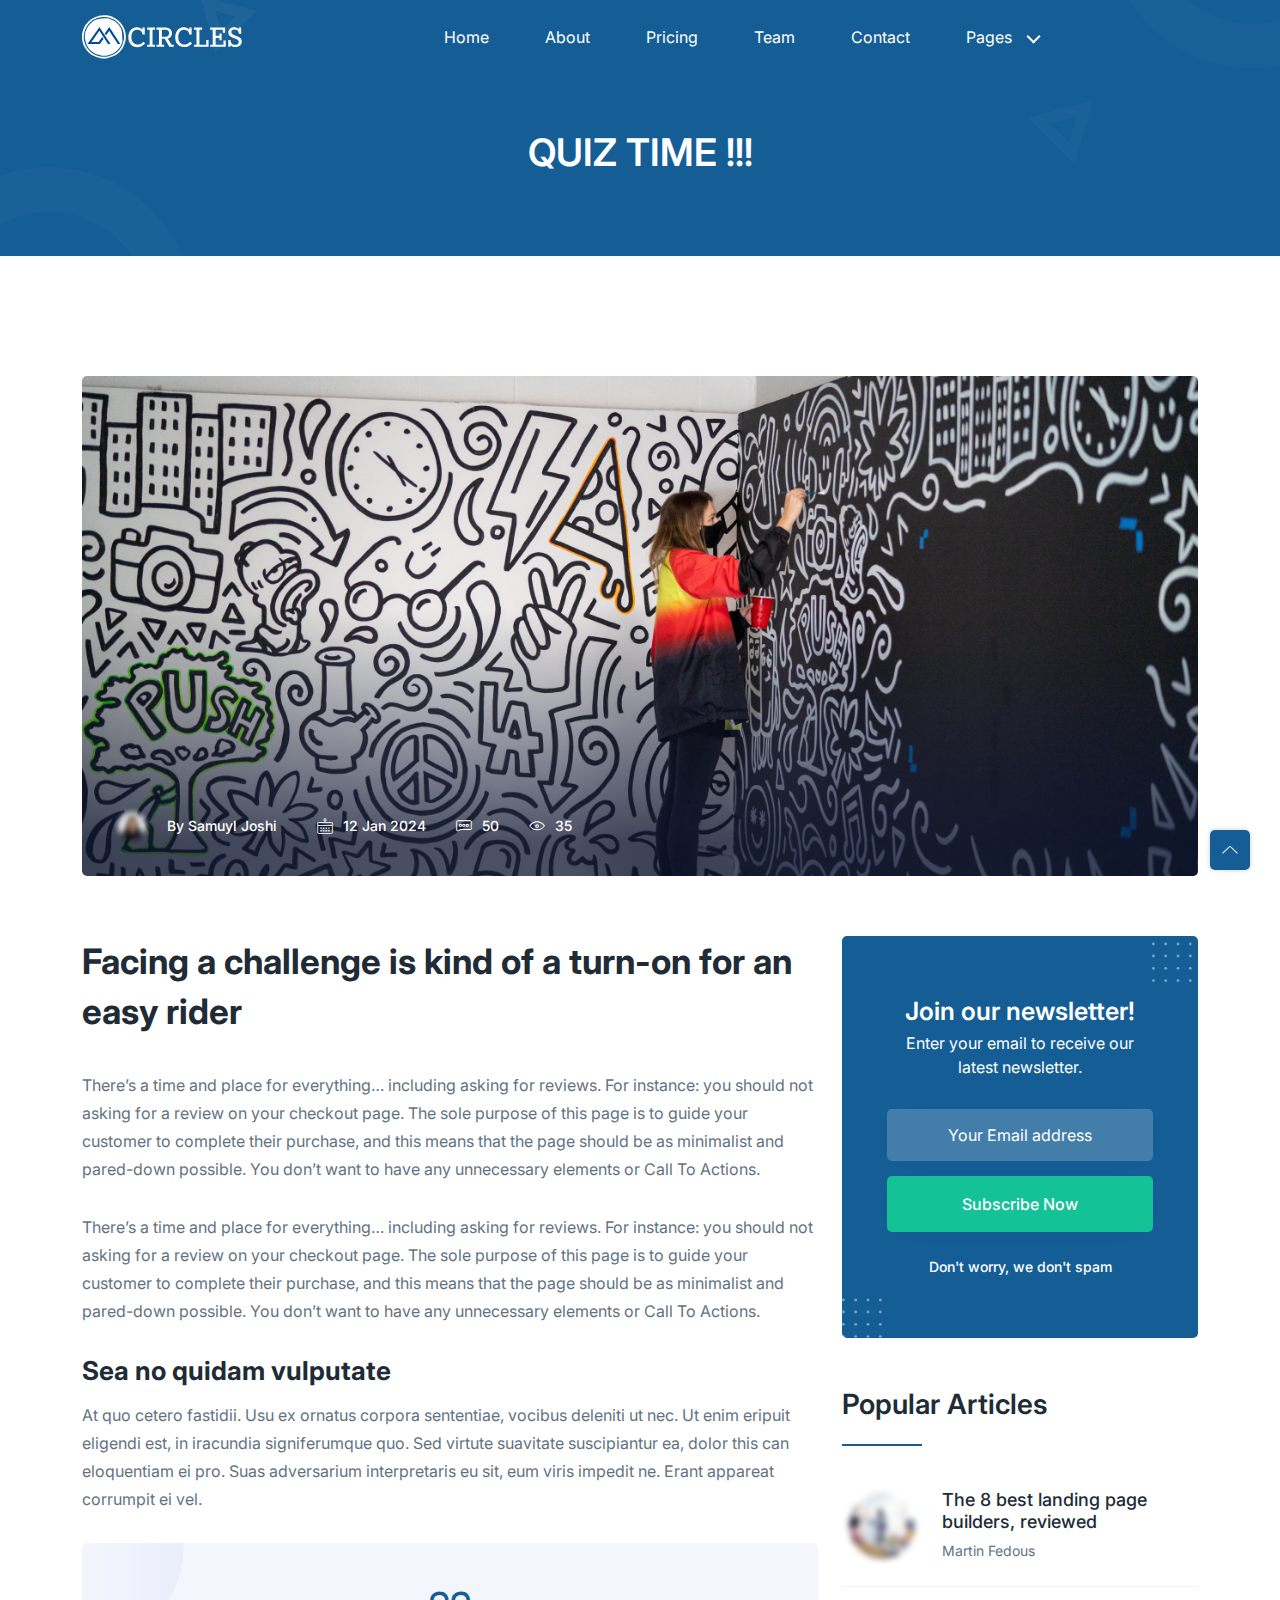
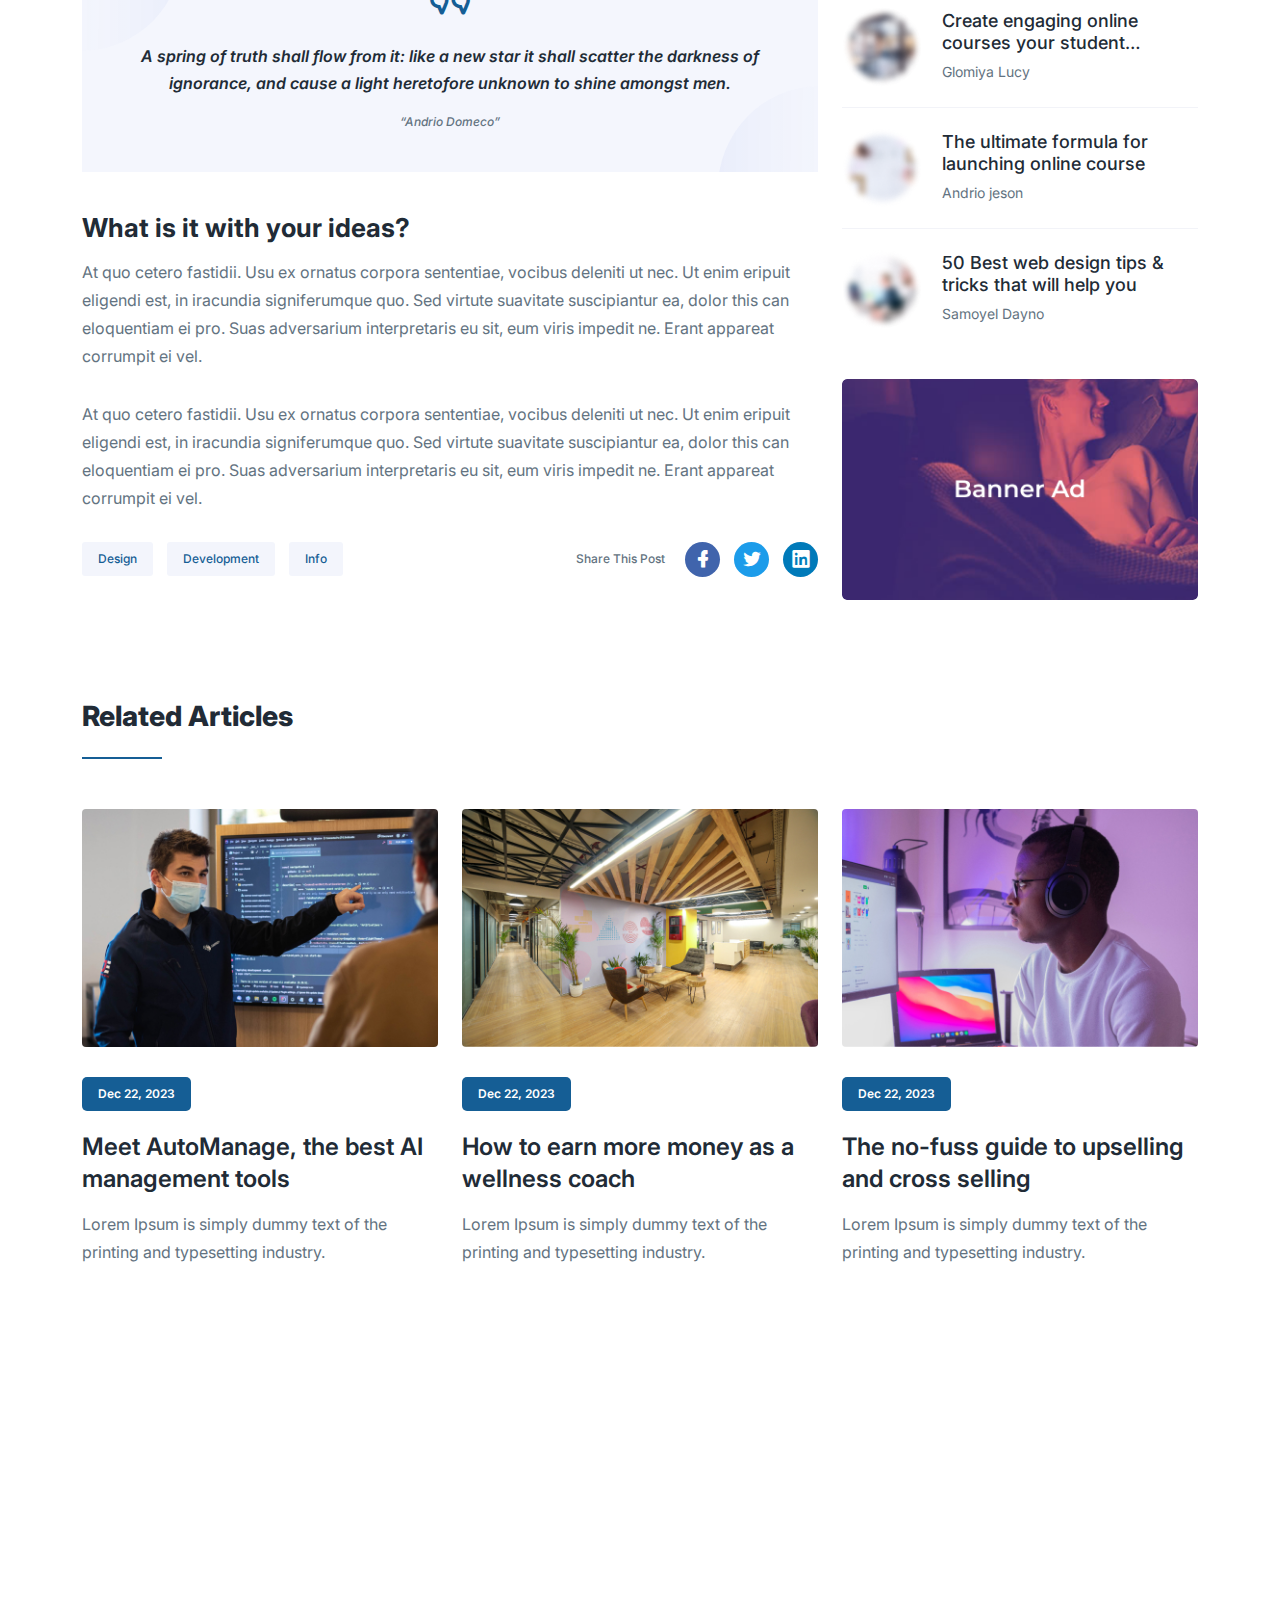
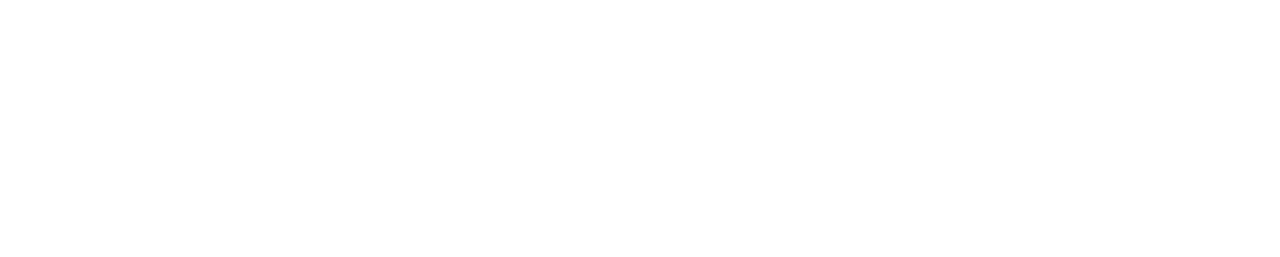
<file: blog-details.html>
<!-- =========

	Template Name: Play
	Author: UIdeck
	Author URI: https://uideck.com/
	Support: https://uideck.com/support/
	Version: 1.1

========== -->

<!DOCTYPE html>
<html lang="en">
  <head>
    <meta charset="UTF-8" />
    <meta http-equiv="X-UA-Compatible" content="IE=edge" />
    <meta name="viewport" content="width=device-width, initial-scale=1.0" />
    <title>Quiz Math Circles</title>

    <!--====== Favicon Icon ======-->
    <link
      rel="shortcut icon"
      href="assets/images/icon.ico"
      type="image/svg"
    />

    <!-- ===== All CSS files ===== -->
    <link rel="stylesheet" href="assets/css/bootstrap.min.css" />
    <link rel="stylesheet" href="assets/css/animate.css" />
    <link rel="stylesheet" href="assets/css/lineicons.css" />
    <link rel="stylesheet" href="assets/css/ud-styles.css" />
  </head>
  <body>
    <!-- ====== Header Start ====== -->
    <header class="ud-header">
      <div class="container">
        <div class="row">
          <div class="col-lg-12">
            <nav class="navbar navbar-expand-lg">
              <a class="navbar-brand" href="index.html">
                <img src="assets/images/logo/logo4.svg" alt="Logo" />
              </a>
              <button class="navbar-toggler">
                <span class="toggler-icon"> </span>
                <span class="toggler-icon"> </span>
                <span class="toggler-icon"> </span>
              </button>

              <div class="navbar-collapse">
                <ul id="nav" class="navbar-nav mx-auto">
                  <li class="nav-item">
                    <a class="ud-menu-scroll" href="index.html">Home</a>
                  </li>

                  <li class="nav-item">
                    <a class="ud-menu-scroll" href="#about">About</a>
                  </li>
                  <li class="nav-item">
                    <a class="ud-menu-scroll" href="#pricing">Pricing</a>
                  </li>
                  <li class="nav-item">
                    <a class="ud-menu-scroll" href="#team">Team</a>
                  </li>
                  <li class="nav-item">
                    <a class="ud-menu-scroll" href="#contact">Contact</a>
                  </li>
                  <li class="nav-item nav-item-has-children">
                    <a href="javascript:void(0)"> Pages </a>
                    <ul class="ud-submenu">
                      <li class="ud-submenu-item">
                        <a href="about.html" class="ud-submenu-link">
                          About Page
                        </a>
                      </li>
                      <li class="ud-submenu-item">
                        <a href="pricing.html" class="ud-submenu-link">
                          Pricing Page
                        </a>
                      </li>
                      <li class="ud-submenu-item">
                        <a href="contact.html" class="ud-submenu-link">
                          Contact Page
                        </a>
                      </li>
                      <li class="ud-submenu-item">
                        <a href="blog.html" class="ud-submenu-link">
                          Blog Grid Page
                        </a>
                      </li>
                      <li class="ud-submenu-item">
                        <a href="blog-details.html" class="ud-submenu-link">
                          Blog Details Page
                        </a>
                      </li>
                      <li class="ud-submenu-item">
                        <a href="login.html" class="ud-submenu-link">
                          Sign In Page
                        </a>
                      </li>
                      <li class="ud-submenu-item">
                        <a href="404.html" class="ud-submenu-link">404 Page</a>
                      </li>
                    </ul>
                  </li>
                </ul>
              </div>

            </nav>
          </div>
        </div>
      </div>
    </header>
    <!-- ====== Header End ====== -->

    <!-- ====== Banner Start ====== -->
    <section class="ud-page-banner">
      <div class="container">
        <div class="row">
          <div class="col-lg-12">
            <div class="ud-banner-content">
              <h1>QUIZ TIME !!!</h1>
            </div>
          </div>
        </div>
      </div>
    </section>
    <!-- ====== Banner End ====== -->

    <!-- ====== Blog Details Start ====== -->
    <section class="ud-blog-details">
      <div class="container">
        <div class="row">
          <div class="col-lg-12">
            <div class="ud-blog-details-image">
              <img
                src="assets/images/blog/blog-details-01.jpg"
                alt="blog details"
              />
              <div class="ud-blog-overlay">
                <div class="ud-blog-overlay-content">
                  <div class="ud-blog-author">
                    <img src="assets/images/blog/author-01.png" alt="author" />
                    <span>
                      By <a href="javascript:void(0)"> Samuyl Joshi </a>
                    </span>
                  </div>

                  <div class="ud-blog-meta">
                    <p class="date">
                      <i class="lni lni-calendar"></i> <span>12 Jan 2024</span>
                    </p>
                    <p class="comment">
                      <i class="lni lni-comments"></i> <span>50</span>
                    </p>
                    <p class="view">
                      <i class="lni lni-eye"></i> <span>35</span>
                    </p>
                  </div>
                </div>
              </div>
            </div>
          </div>

          <div class="col-lg-8">
            <div class="ud-blog-details-content">
              <h2 class="ud-blog-details-title">
                Facing a challenge is kind of a turn-on for an easy rider
              </h2>
              <p class="ud-blog-details-para">
                There’s a time and place for everything… including asking for
                reviews. For instance: you should not asking for a review on
                your checkout page. The sole purpose of this page is to guide
                your customer to complete their purchase, and this means that
                the page should be as minimalist and pared-down possible. You
                don’t want to have any unnecessary elements or Call To Actions.
              </p>
              <p class="ud-blog-details-para">
                There’s a time and place for everything… including asking for
                reviews. For instance: you should not asking for a review on
                your checkout page. The sole purpose of this page is to guide
                your customer to complete their purchase, and this means that
                the page should be as minimalist and pared-down possible. You
                don’t want to have any unnecessary elements or Call To Actions.
              </p>
              <h3 class="ud-blog-details-subtitle">Sea no quidam vulputate</h3>
              <p class="ud-blog-details-para">
                At quo cetero fastidii. Usu ex ornatus corpora sententiae,
                vocibus deleniti ut nec. Ut enim eripuit eligendi est, in
                iracundia signiferumque quo. Sed virtute suavitate suscipiantur
                ea, dolor this can eloquentiam ei pro. Suas adversarium
                interpretaris eu sit, eum viris impedit ne. Erant appareat
                corrumpit ei vel.
              </p>

              <div class="ud-blog-quote">
                <i class="lni lni-quotation"></i>
                <p>
                  A spring of truth shall flow from it: like a new star it shall
                  scatter the darkness of ignorance, and cause a light
                  heretofore unknown to shine amongst men.
                </p>
                <h6>“Andrio Domeco”</h6>
              </div>
              <h3 class="ud-blog-details-subtitle">
                What is it with your ideas?
              </h3>
              <p class="ud-blog-details-para">
                At quo cetero fastidii. Usu ex ornatus corpora sententiae,
                vocibus deleniti ut nec. Ut enim eripuit eligendi est, in
                iracundia signiferumque quo. Sed virtute suavitate suscipiantur
                ea, dolor this can eloquentiam ei pro. Suas adversarium
                interpretaris eu sit, eum viris impedit ne. Erant appareat
                corrumpit ei vel.
              </p>
              <p class="ud-blog-details-para">
                At quo cetero fastidii. Usu ex ornatus corpora sententiae,
                vocibus deleniti ut nec. Ut enim eripuit eligendi est, in
                iracundia signiferumque quo. Sed virtute suavitate suscipiantur
                ea, dolor this can eloquentiam ei pro. Suas adversarium
                interpretaris eu sit, eum viris impedit ne. Erant appareat
                corrumpit ei vel.
              </p>

              <div class="ud-blog-details-action">
                <ul class="ud-blog-tags">
                  <li>
                    <a href="javascript:void(0)">Design</a>
                  </li>
                  <li>
                    <a href="javascript:void(0)">Development</a>
                  </li>
                  <li>
                    <a href="javascript:void(0)">Info</a>
                  </li>
                </ul>
                <div class="ud-blog-share">
                  <h6>Share This Post</h6>
                  <ul class="ud-blog-share-links">
                    <li>
                      <a href="javascript:void(0)" class="facebook">
                        <i class="lni lni-facebook-filled"></i>
                      </a>
                    </li>
                    <li>
                      <a href="javascript:void(0)" class="twitter">
                        <i class="lni lni-twitter-filled"></i>
                      </a>
                    </li>
                    <li>
                      <a href="javascript:void(0)" class="linkedin">
                        <i class="lni lni-linkedin-original"></i>
                      </a>
                    </li>
                  </ul>
                </div>
              </div>
            </div>
          </div>
          <div class="col-lg-4">
            <div class="ud-blog-sidebar">
              <div class="ud-newsletter-box">
                <img
                  src="assets/images/blog/dotted-shape.svg"
                  alt="shape"
                  class="shape shape-1"
                />
                <img
                  src="assets/images/blog/dotted-shape.svg"
                  alt="shape"
                  class="shape shape-2"
                />
                <h3 class="ud-newsletter-title">Join our newsletter!</h3>
                <p>Enter your email to receive our latest newsletter.</p>
                <form class="ud-newsletter-form">
                  <input
                    type="email"
                    name="email"
                    placeholder="Your Email address"
                  />
                  <button class="ud-main-btn">Subscribe Now</button>
                  <p class="ud-newsletter-note">Don't worry, we don't spam</p>
                </form>
              </div>

              <div class="ud-articles-box">
                <h3 class="ud-articles-box-title">Popular Articles</h3>
                <ul class="ud-articles-list">
                  <li>
                    <div class="ud-article-image">
                      <img
                        src="assets/images/blog/article-author-01.png"
                        alt="author"
                      />
                    </div>
                    <div class="ud-article-content">
                      <h5 class="ud-article-title">
                        <a href="javascript:void(0)">
                          The 8 best landing page builders, reviewed
                        </a>
                      </h5>
                      <p class="ud-article-author">Martin Fedous</p>
                    </div>
                  </li>
                  <li>
                    <div class="ud-article-image">
                      <img
                        src="assets/images/blog/article-author-02.png"
                        alt="author"
                      />
                    </div>
                    <div class="ud-article-content">
                      <h5 class="ud-article-title">
                        <a href="javascript:void(0)">
                          Create engaging online courses your student…
                        </a>
                      </h5>
                      <p class="ud-article-author">Glomiya Lucy</p>
                    </div>
                  </li>
                  <li>
                    <div class="ud-article-image">
                      <img
                        src="assets/images/blog/article-author-03.png"
                        alt="author"
                      />
                    </div>
                    <div class="ud-article-content">
                      <h5 class="ud-article-title">
                        <a href="javascript:void(0)">
                          The ultimate formula for launching online course
                        </a>
                      </h5>
                      <p class="ud-article-author">Andrio jeson</p>
                    </div>
                  </li>
                  <li>
                    <div class="ud-article-image">
                      <img
                        src="assets/images/blog/article-author-04.png"
                        alt="author"
                      />
                    </div>
                    <div class="ud-article-content">
                      <h5 class="ud-article-title">
                        <a href="javascript:void(0)">
                          50 Best web design tips & tricks that will help you
                        </a>
                      </h5>
                      <p class="ud-article-author">Samoyel Dayno</p>
                    </div>
                  </li>
                </ul>
              </div>

              <div class="ud-banner-ad">
                <a href="javascript:void(0)">
                  <img
                    src="assets/images/blog/bannder-ad.png"
                    alt="ad banner"
                  />
                </a>
              </div>
            </div>
          </div>
        </div>
      </div>
    </section>
    <!-- ====== Blog Details End ====== -->

    <!-- ====== Blog Start ====== -->
    <section class="ud-blog-grids ud-related-articles">
      <div class="container">
        <div class="row col-lg-12">
          <div class="ud-related-title">
            <h2 class="ud-related-articles-title">Related Articles</h2>
          </div>
        </div>
        <div class="row">
          <div class="col-lg-4 col-md-6">
            <div class="ud-single-blog">
              <div class="ud-blog-image">
                <a href="blog-details.html">
                  <img src="assets/images/blog/blog-01.jpg" alt="blog" />
                </a>
              </div>
              <div class="ud-blog-content">
                <span class="ud-blog-date">Dec 22, 2023</span>
                <h3 class="ud-blog-title">
                  <a href="blog-details.html">
                    Meet AutoManage, the best AI management tools
                  </a>
                </h3>
                <p class="ud-blog-desc">
                  Lorem Ipsum is simply dummy text of the printing and
                  typesetting industry.
                </p>
              </div>
            </div>
          </div>
          <div class="col-lg-4 col-md-6">
            <div class="ud-single-blog">
              <div class="ud-blog-image">
                <a href="blog-details.html">
                  <img src="assets/images/blog/blog-02.jpg" alt="blog" />
                </a>
              </div>
              <div class="ud-blog-content">
                <span class="ud-blog-date">Dec 22, 2023</span>
                <h3 class="ud-blog-title">
                  <a href="blog-details.html">
                    How to earn more money as a wellness coach
                  </a>
                </h3>
                <p class="ud-blog-desc">
                  Lorem Ipsum is simply dummy text of the printing and
                  typesetting industry.
                </p>
              </div>
            </div>
          </div>
          <div class="col-lg-4 col-md-6">
            <div class="ud-single-blog">
              <div class="ud-blog-image">
                <a href="blog-details.html">
                  <img src="assets/images/blog/blog-03.jpg" alt="blog" />
                </a>
              </div>
              <div class="ud-blog-content">
                <span class="ud-blog-date">Dec 22, 2023</span>
                <h3 class="ud-blog-title">
                  <a href="blog-details.html">
                    The no-fuss guide to upselling and cross selling
                  </a>
                </h3>
                <p class="ud-blog-desc">
                  Lorem Ipsum is simply dummy text of the printing and
                  typesetting industry.
                </p>
              </div>
            </div>
          </div>
        </div>
      </div>
    </section>
    <!-- ====== Blog End ====== -->

    <!-- ====== Footer Start ====== -->
    <footer class="ud-footer wow fadeInUp" data-wow-delay=".15s">
      <div class="shape shape-1">
        <img src="assets/images/footer/shape-1.svg" alt="shape" />
      </div>
      <div class="shape shape-2">
        <img src="assets/images/footer/shape-2.svg" alt="shape" />
      </div>
      <div class="shape shape-3">
        <img src="assets/images/footer/shape-3.svg" alt="shape" />
      </div>
      <div class="ud-footer-widgets">
        <div class="container">
          <div class="row">
            <div class="col-xl-3 col-lg-4 col-md-6">
              <div class="ud-widget">
                <a href="index.html" class="ud-footer-logo">
                  <img src="assets/images/logo/logo.svg" alt="logo" />
                </a>
                <p class="ud-widget-desc">
                  We create digital experiences for brands and companies by
                  using technology.
                </p>
                <ul class="ud-widget-socials">
                  <li>
                    <a href="https://twitter.com/MusharofChy">
                      <i class="lni lni-facebook-filled"></i>
                    </a>
                  </li>
                  <li>
                    <a href="https://twitter.com/MusharofChy">
                      <i class="lni lni-twitter-filled"></i>
                    </a>
                  </li>
                  <li>
                    <a href="https://twitter.com/MusharofChy">
                      <i class="lni lni-instagram-filled"></i>
                    </a>
                  </li>
                  <li>
                    <a href="https://twitter.com/MusharofChy">
                      <i class="lni lni-linkedin-original"></i>
                    </a>
                  </li>
                </ul>
              </div>
            </div>

            <div class="col-xl-2 col-lg-2 col-md-6 col-sm-6">
              <div class="ud-widget">
                <h5 class="ud-widget-title">About Us</h5>
                <ul class="ud-widget-links">
                  <li>
                    <a href="javascript:void(0)">Home</a>
                  </li>
                  <li>
                    <a href="javascript:void(0)">Features</a>
                  </li>
                  <li>
                    <a href="javascript:void(0)">About</a>
                  </li>
                  <li>
                    <a href="javascript:void(0)">Testimonial</a>
                  </li>
                </ul>
              </div>
            </div>
            <div class="col-xl-2 col-lg-3 col-md-6 col-sm-6">
              <div class="ud-widget">
                <h5 class="ud-widget-title">Features</h5>
                <ul class="ud-widget-links">
                  <li>
                    <a href="javascript:void(0)">How it works</a>
                  </li>
                  <li>
                    <a href="javascript:void(0)">Privacy policy</a>
                  </li>
                  <li>
                    <a href="javascript:void(0)">Terms of service</a>
                  </li>
                  <li>
                    <a href="javascript:void(0)">Refund policy</a>
                  </li>
                </ul>
              </div>
            </div>
            <div class="col-xl-2 col-lg-3 col-md-6 col-sm-6">
              <div class="ud-widget">
                <h5 class="ud-widget-title">Our Products</h5>
                <ul class="ud-widget-links">
                  <li>
                    <a
                      href="https://lineicons.com/"
                      rel="nofollow noopner"
                      target="_blank"
                      >Lineicons
                    </a>
                  </li>
                  <li>
                    <a
                      href="https://ecommercehtml.com/"
                      rel="nofollow noopner"
                      target="_blank"
                      >Ecommerce HTML</a
                    >
                  </li>
                  <li>
                    <a
                      href="https://ayroui.com/"
                      rel="nofollow noopner"
                      target="_blank"
                      >Ayro UI</a
                    >
                  </li>
                  <li>
                    <a
                      href="https://graygrids.com/"
                      rel="nofollow noopner"
                      target="_blank"
                      >Plain Admin</a
                    >
                  </li>
                </ul>
              </div>
            </div>
            <div class="col-xl-3 col-lg-6 col-md-8 col-sm-10">
              <div class="ud-widget">
                <h5 class="ud-widget-title">Partners</h5>
                <ul class="ud-widget-brands">
                  <li>
                    <a
                      href="https://ayroui.com/"
                      rel="nofollow noopner"
                      target="_blank"
                    >
                      <img
                        src="assets/images/footer/brands/ayroui.svg"
                        alt="ayroui"
                      />
                    </a>
                  </li>
                  <li>
                    <a
                      href="https://ecommercehtml.com/"
                      rel="nofollow noopner"
                      target="_blank"
                    >
                      <img
                        src="assets/images/footer/brands/ecommerce-html.svg"
                        alt="ecommerce-html"
                      />
                    </a>
                  </li>
                  <li>
                    <a
                      href="https://graygrids.com/"
                      rel="nofollow noopner"
                      target="_blank"
                    >
                      <img
                        src="assets/images/footer/brands/graygrids.svg"
                        alt="graygrids"
                      />
                    </a>
                  </li>
                  <li>
                    <a
                      href="https://lineicons.com/"
                      rel="nofollow noopner"
                      target="_blank"
                    >
                      <img
                        src="assets/images/footer/brands/lineicons.svg"
                        alt="lineicons"
                      />
                    </a>
                  </li>
                  <li>
                    <a
                      href="https://uideck.com/"
                      rel="nofollow noopner"
                      target="_blank"
                    >
                      <img
                        src="assets/images/footer/brands/uideck.svg"
                        alt="uideck"
                      />
                    </a>
                  </li>
                  <li>
                    <a
                      href="https://tailwindtemplates.co/"
                      rel="nofollow noopner"
                      target="_blank"
                    >
                      <img
                        src="assets/images/footer/brands/tailwindtemplates.svg"
                        alt="tailwindtemplates"
                      />
                    </a>
                  </li>
                </ul>
              </div>
            </div>
          </div>
        </div>
      </div>
      <div class="ud-footer-bottom">
        <div class="container">
          <div class="row">
            <div class="col-md-8">
              <ul class="ud-footer-bottom-left">
                <li>
                  <a href="javascript:void(0)">Privacy policy</a>
                </li>
                <li>
                  <a href="javascript:void(0)">Support policy</a>
                </li>
                <li>
                  <a href="javascript:void(0)">Terms of service</a>
                </li>
              </ul>
            </div>
            <div class="col-md-4">
              <p class="ud-footer-bottom-right">
                Designed and Developed by
                <a href="https://uideck.com" rel="nofollow">UIdeck</a>
              </p>
            </div>
          </div>
        </div>
      </div>
    </footer>
    <!-- ====== Footer End ====== -->

    <!-- ====== Back To Top Start ====== -->
    <a href="javascript:void(0)" class="back-to-top">
      <i class="lni lni-chevron-up"> </i>
    </a>
    <!-- ====== Back To Top End ====== -->

    <!-- ====== All Javascript Files ====== -->
    <script src="assets/js/bootstrap.bundle.min.js"></script>
    <script src="assets/js/wow.min.js"></script>
    <script src="assets/js/main.js"></script>
  </body>
</html>
</file>
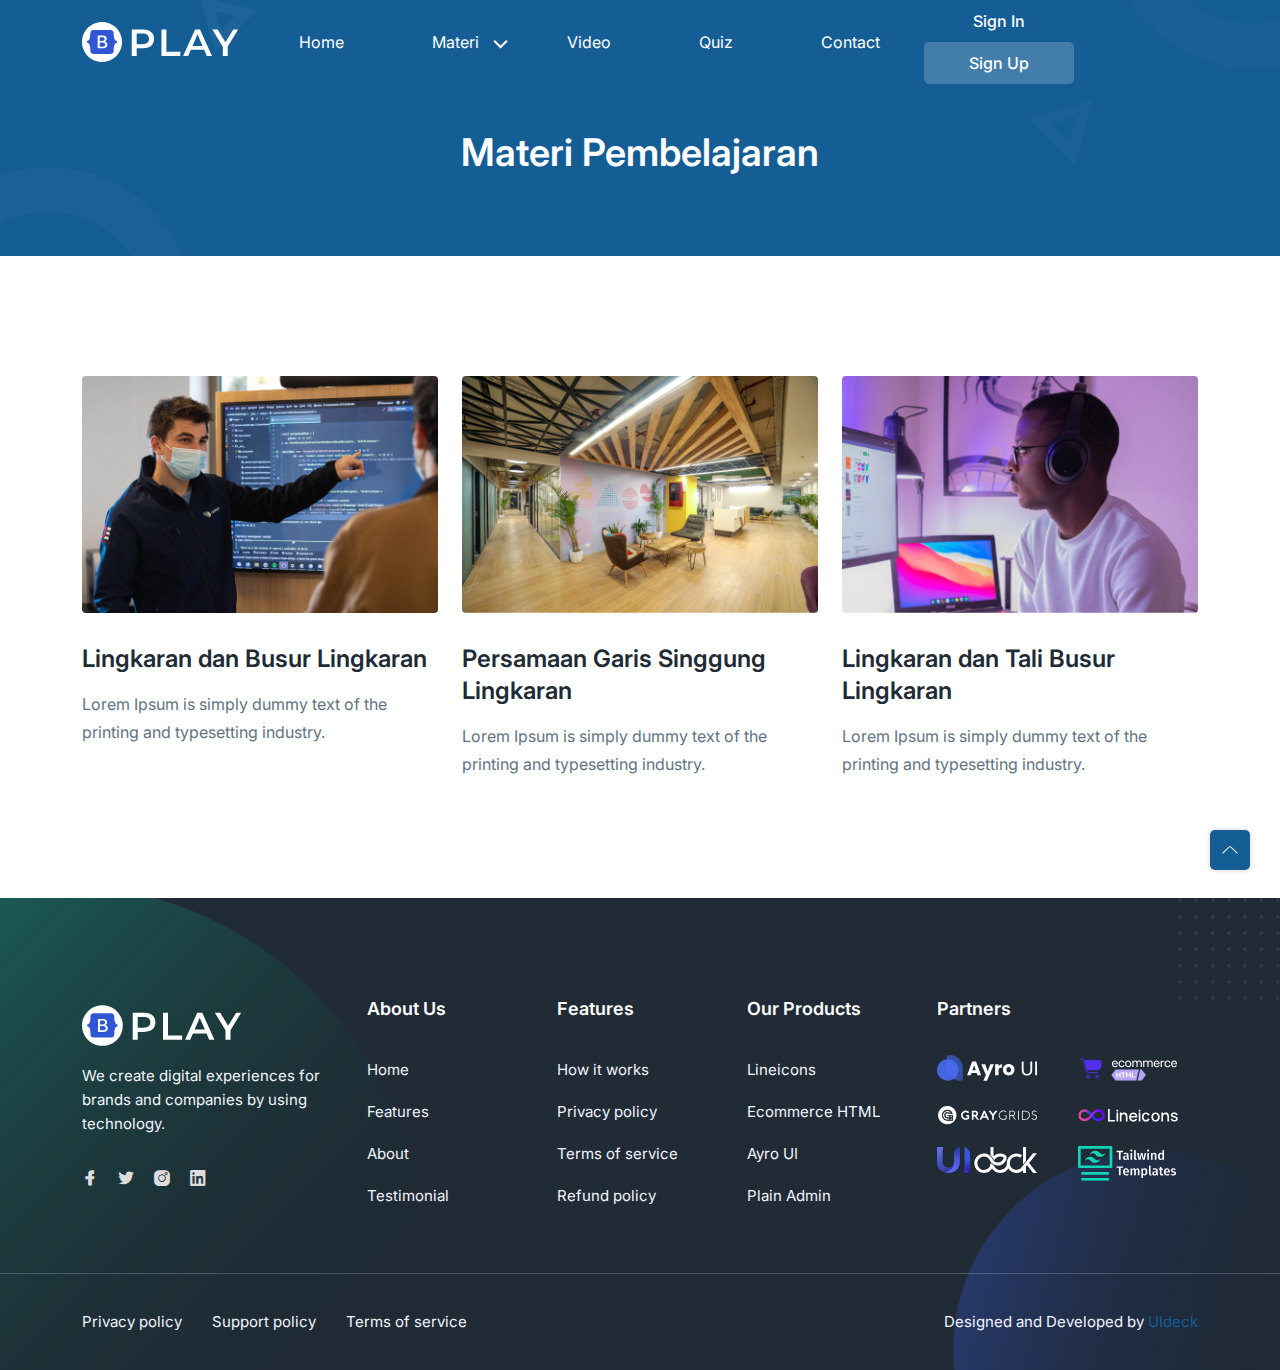
<file: blog.html>
<!-- =========

	Template Name: Play
	Author: UIdeck
	Author URI: https://uideck.com/
	Support: https://uideck.com/support/
	Version: 1.1

========== -->

<!DOCTYPE html>
<html lang="en">
  <head>
    <meta charset="UTF-8" />
    <meta http-equiv="X-UA-Compatible" content="IE=edge" />
    <meta name="viewport" content="width=device-width, initial-scale=1.0" />
    <title>Play | Open source Project by UIdeck</title>

    <!--====== Favicon Icon ======-->
    <link
      rel="shortcut icon"
      href="assets/images/favicon.svg"
      type="image/svg"
    />

    <!-- ===== All CSS files ===== -->
    <link rel="stylesheet" href="assets/css/bootstrap.min.css" />
    <link rel="stylesheet" href="assets/css/animate.css" />
    <link rel="stylesheet" href="assets/css/lineicons.css" />
    <link rel="stylesheet" href="assets/css/ud-styles.css" />
  </head>
  <body>
    <!-- ====== Header Start ====== -->
    <header class="ud-header">
      <div class="container">
        <div class="row">
          <div class="col-lg-12">
            <nav class="navbar navbar-expand-lg">
              <a class="navbar-brand" href="index.html">
                <img src="assets/images/logo/logo.svg" alt="Logo" />
              </a>
              <button class="navbar-toggler">
                <span class="toggler-icon"> </span>
                <span class="toggler-icon"> </span>
                <span class="toggler-icon"> </span>
              </button>

              <div class="navbar-collapse">
                <ul id="nav" class="navbar-nav mx-auto">
                  <li class="nav-item mx-3">
                    <a class="ud-menu-scroll" href="#home">Home</a>
                  </li>
                  <li class="nav-item nav-item-has-children mx-3">
                    <a href="javascript:void(0)"> Materi </a>
                    <ul class="ud-submenu">
                      <li class="ud-submenu-item">
                        <a href="materi1.html" class="ud-submenu-link">
                          Lingkaran dan Busur Lingkaran
                        </a>
                      </li>
                      <li class="ud-submenu-item">
                        <a href="materi2.html" class="ud-submenu-link">
                          Persamaan Garis Singgung Lingkaran
                        </a>
                      </li>
                      <li class="ud-submenu-item">
                        <a href="Materi3.html" class="ud-submenu-link">
                          Lingkaran dan Tali Busur Lingkaran
                        </a>
                      </li>
                    </ul>
                  </li>
                  <li class="nav-item mx-3">
                    <a class="ud-menu-scroll" href="#pricing">Video</a>
                  </li>
                  <li class="nav-item mx-3">
                    <a class="ud-menu-scroll" href="#team">Quiz</a>
                  </li>
                  <li class="nav-item mx-3">
                    <a class="ud-menu-scroll" href="#contact">Contact</a>
                  </li>
                </ul>
              </div>

              <div class="navbar-btn d-none d-sm-inline-block">
                <a href="login.html" class="ud-main-btn ud-login-btn">
                  Sign In
                </a>
                <a class="ud-main-btn ud-white-btn" href="javascript:void(0)">
                  Sign Up
                </a>
              </div>
            </nav>
          </div>
        </div>
      </div>
    </header>
    <!-- ====== Header End ====== -->

    <!-- ====== Banner Start ====== -->
    <section class="ud-page-banner">
      <div class="container">
        <div class="row">
          <div class="col-lg-12">
            <div class="ud-banner-content">
              <h1>Materi Pembelajaran</h1>
            </div>
          </div>
        </div>
      </div>
    </section>
    <!-- ====== Banner End ====== -->

    <!-- ====== Blog Start ====== -->
    <section class="ud-blog-grids">
      <div class="container">
        <div class="row">
          <div class="col-lg-4 col-md-6">
            <div class="ud-single-blog">
              <div class="ud-blog-image">
                <a href="materi1.html">
                  <img src="assets/images/blog/blog-01.jpg" alt="blog" />
                </a>
              </div>
              <div class="ud-blog-content">
                <h3 class="ud-blog-title">
                  <a href="materi1.html">
                    Lingkaran dan Busur Lingkaran
                  </a>
                </h3>
                <p class="ud-blog-desc">
                  Lorem Ipsum is simply dummy text of the printing and
                  typesetting industry.
                </p>
              </div>
            </div>
          </div>
          <div class="col-lg-4 col-md-6">
            <div class="ud-single-blog">
              <div class="ud-blog-image">
                <a href="materi2.html">
                  <img src="assets/images/blog/blog-02.jpg" alt="blog" />
                </a>
              </div>
              <div class="ud-blog-content">
                <h3 class="ud-blog-title">
                  <a href="materi2.html">
                    Persamaan Garis Singgung Lingkaran
                  </a>
                </h3>
                <p class="ud-blog-desc">
                  Lorem Ipsum is simply dummy text of the printing and
                  typesetting industry.
                </p>
              </div>
            </div>
          </div>
          <div class="col-lg-4 col-md-6">
            <div class="ud-single-blog">
              <div class="ud-blog-image">
                <a href="Materi3.html">
                  <img src="assets/images/blog/blog-03.jpg" alt="blog" />
                </a>
              </div>
              <div class="ud-blog-content">
                <h3 class="ud-blog-title">
                  <a href="Materi3.html">
                    Lingkaran dan Tali Busur Lingkaran
                  </a>
                </h3>
                <p class="ud-blog-desc">
                  Lorem Ipsum is simply dummy text of the printing and
                  typesetting industry.
                </p>
              </div>
            </div>
          </div>
        </div>
      </div>
    </section>
    <!-- ====== Blog End ====== -->

    <!-- ====== Footer Start ====== -->
    <footer class="ud-footer wow fadeInUp" data-wow-delay=".15s">
      <div class="shape shape-1">
        <img src="assets/images/footer/shape-1.svg" alt="shape" />
      </div>
      <div class="shape shape-2">
        <img src="assets/images/footer/shape-2.svg" alt="shape" />
      </div>
      <div class="shape shape-3">
        <img src="assets/images/footer/shape-3.svg" alt="shape" />
      </div>
      <div class="ud-footer-widgets">
        <div class="container">
          <div class="row">
            <div class="col-xl-3 col-lg-4 col-md-6">
              <div class="ud-widget">
                <a href="index.html" class="ud-footer-logo">
                  <img src="assets/images/logo/logo.svg" alt="logo" />
                </a>
                <p class="ud-widget-desc">
                  We create digital experiences for brands and companies by
                  using technology.
                </p>
                <ul class="ud-widget-socials">
                  <li>
                    <a href="https://twitter.com/MusharofChy">
                      <i class="lni lni-facebook-filled"></i>
                    </a>
                  </li>
                  <li>
                    <a href="https://twitter.com/MusharofChy">
                      <i class="lni lni-twitter-filled"></i>
                    </a>
                  </li>
                  <li>
                    <a href="https://twitter.com/MusharofChy">
                      <i class="lni lni-instagram-filled"></i>
                    </a>
                  </li>
                  <li>
                    <a href="https://twitter.com/MusharofChy">
                      <i class="lni lni-linkedin-original"></i>
                    </a>
                  </li>
                </ul>
              </div>
            </div>

            <div class="col-xl-2 col-lg-2 col-md-6 col-sm-6">
              <div class="ud-widget">
                <h5 class="ud-widget-title">About Us</h5>
                <ul class="ud-widget-links">
                  <li>
                    <a href="javascript:void(0)">Home</a>
                  </li>
                  <li>
                    <a href="javascript:void(0)">Features</a>
                  </li>
                  <li>
                    <a href="javascript:void(0)">About</a>
                  </li>
                  <li>
                    <a href="javascript:void(0)">Testimonial</a>
                  </li>
                </ul>
              </div>
            </div>
            <div class="col-xl-2 col-lg-3 col-md-6 col-sm-6">
              <div class="ud-widget">
                <h5 class="ud-widget-title">Features</h5>
                <ul class="ud-widget-links">
                  <li>
                    <a href="javascript:void(0)">How it works</a>
                  </li>
                  <li>
                    <a href="javascript:void(0)">Privacy policy</a>
                  </li>
                  <li>
                    <a href="javascript:void(0)">Terms of service</a>
                  </li>
                  <li>
                    <a href="javascript:void(0)">Refund policy</a>
                  </li>
                </ul>
              </div>
            </div>
            <div class="col-xl-2 col-lg-3 col-md-6 col-sm-6">
              <div class="ud-widget">
                <h5 class="ud-widget-title">Our Products</h5>
                <ul class="ud-widget-links">
                  <li>
                    <a
                      href="https://lineicons.com/"
                      rel="nofollow noopner"
                      target="_blank"
                      >Lineicons
                    </a>
                  </li>
                  <li>
                    <a
                      href="https://ecommercehtml.com/"
                      rel="nofollow noopner"
                      target="_blank"
                      >Ecommerce HTML</a
                    >
                  </li>
                  <li>
                    <a
                      href="https://ayroui.com/"
                      rel="nofollow noopner"
                      target="_blank"
                      >Ayro UI</a
                    >
                  </li>
                  <li>
                    <a
                      href="https://graygrids.com/"
                      rel="nofollow noopner"
                      target="_blank"
                      >Plain Admin</a
                    >
                  </li>
                </ul>
              </div>
            </div>
            <div class="col-xl-3 col-lg-6 col-md-8 col-sm-10">
              <div class="ud-widget">
                <h5 class="ud-widget-title">Partners</h5>
                <ul class="ud-widget-brands">
                  <li>
                    <a
                      href="https://ayroui.com/"
                      rel="nofollow noopner"
                      target="_blank"
                    >
                      <img
                        src="assets/images/footer/brands/ayroui.svg"
                        alt="ayroui"
                      />
                    </a>
                  </li>
                  <li>
                    <a
                      href="https://ecommercehtml.com/"
                      rel="nofollow noopner"
                      target="_blank"
                    >
                      <img
                        src="assets/images/footer/brands/ecommerce-html.svg"
                        alt="ecommerce-html"
                      />
                    </a>
                  </li>
                  <li>
                    <a
                      href="https://graygrids.com/"
                      rel="nofollow noopner"
                      target="_blank"
                    >
                      <img
                        src="assets/images/footer/brands/graygrids.svg"
                        alt="graygrids"
                      />
                    </a>
                  </li>
                  <li>
                    <a
                      href="https://lineicons.com/"
                      rel="nofollow noopner"
                      target="_blank"
                    >
                      <img
                        src="assets/images/footer/brands/lineicons.svg"
                        alt="lineicons"
                      />
                    </a>
                  </li>
                  <li>
                    <a
                      href="https://uideck.com/"
                      rel="nofollow noopner"
                      target="_blank"
                    >
                      <img
                        src="assets/images/footer/brands/uideck.svg"
                        alt="uideck"
                      />
                    </a>
                  </li>
                  <li>
                    <a
                      href="https://tailwindtemplates.co/"
                      rel="nofollow noopner"
                      target="_blank"
                    >
                      <img
                        src="assets/images/footer/brands/tailwindtemplates.svg"
                        alt="tailwindtemplates"
                      />
                    </a>
                  </li>
                </ul>
              </div>
            </div>
          </div>
        </div>
      </div>
      <div class="ud-footer-bottom">
        <div class="container">
          <div class="row">
            <div class="col-md-8">
              <ul class="ud-footer-bottom-left">
                <li>
                  <a href="javascript:void(0)">Privacy policy</a>
                </li>
                <li>
                  <a href="javascript:void(0)">Support policy</a>
                </li>
                <li>
                  <a href="javascript:void(0)">Terms of service</a>
                </li>
              </ul>
            </div>
            <div class="col-md-4">
              <p class="ud-footer-bottom-right">
                Designed and Developed by
                <a href="https://uideck.com" rel="nofollow">UIdeck</a>
              </p>
            </div>
          </div>
        </div>
      </div>
    </footer>
    <!-- ====== Footer End ====== -->

    <!-- ====== Back To Top Start ====== -->
    <a href="javascript:void(0)" class="back-to-top">
      <i class="lni lni-chevron-up"> </i>
    </a>
    <!-- ====== Back To Top End ====== -->

    <!-- ====== All Javascript Files ====== -->
    <script src="assets/js/bootstrap.bundle.min.js"></script>
    <script src="assets/js/wow.min.js"></script>
    <script src="assets/js/main.js"></script>
  </body>
</html>
</file>
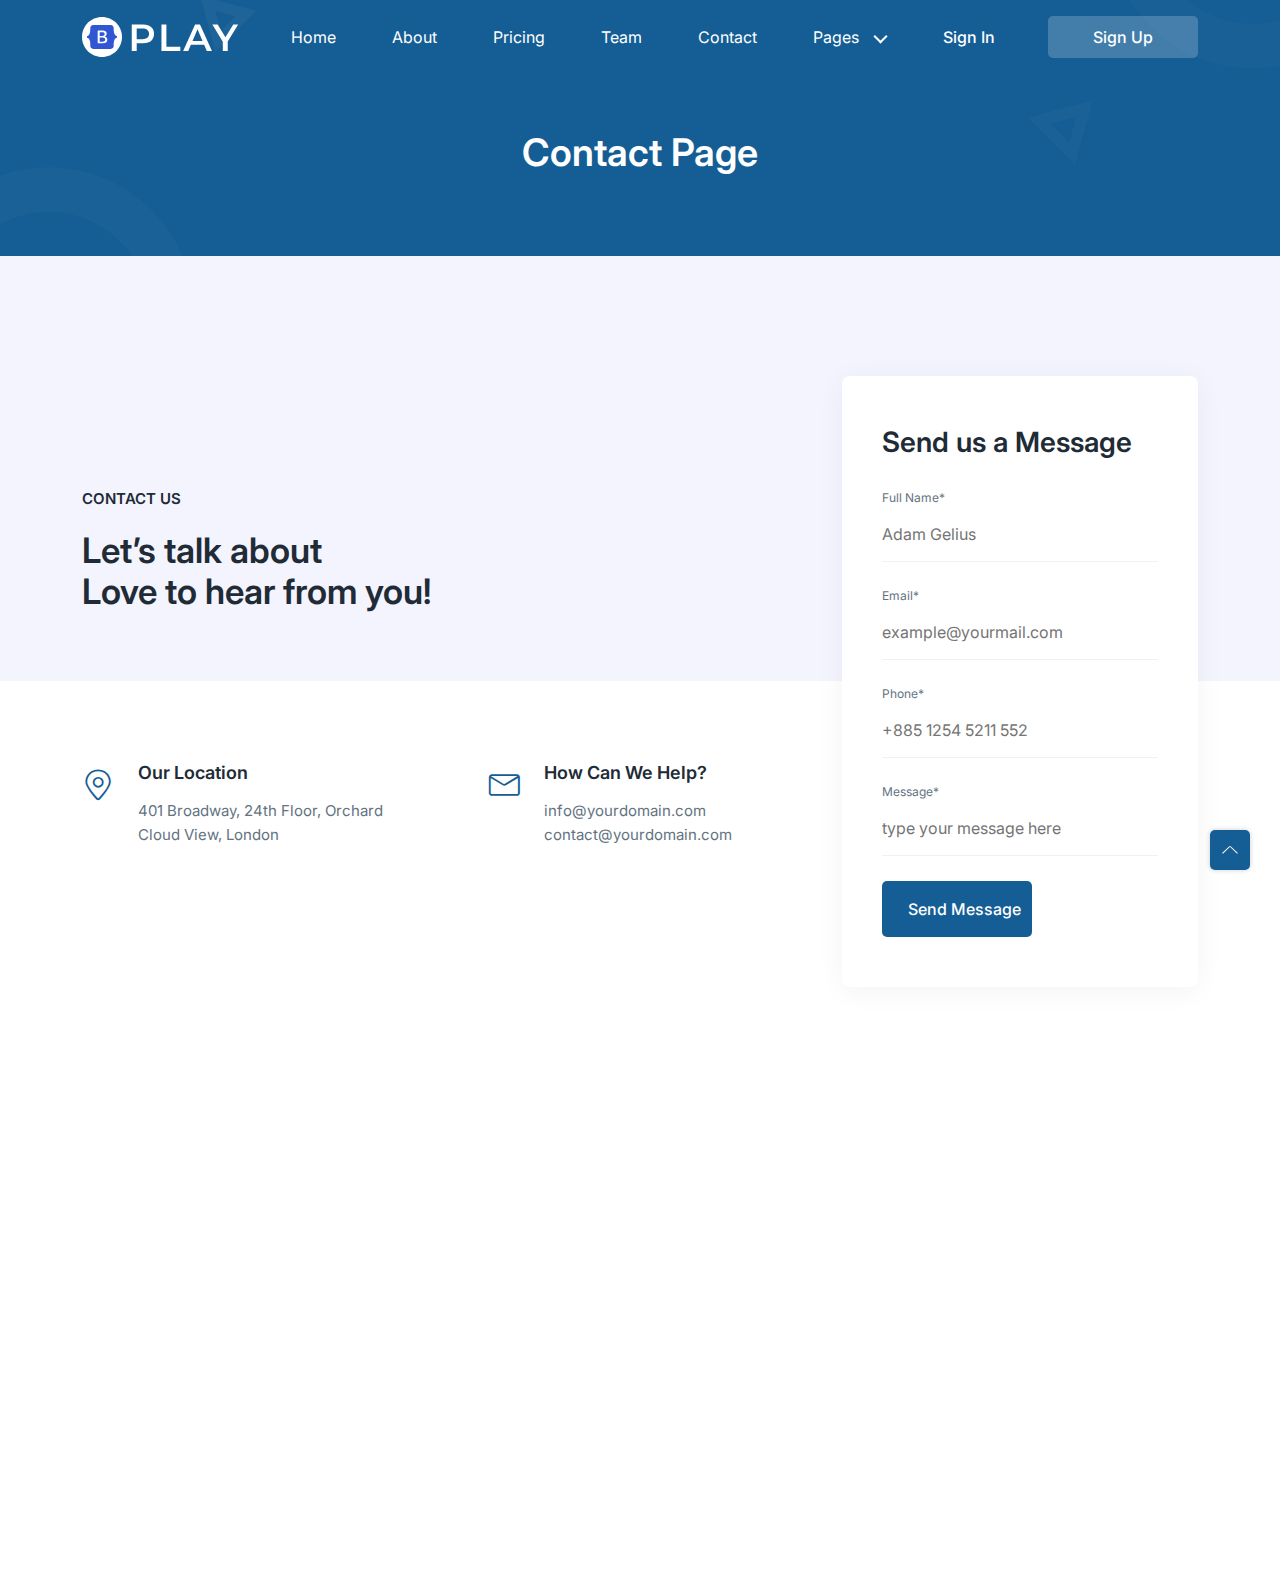
<file: contact.html>
<!-- =========

	Template Name: Play
	Author: UIdeck
	Author URI: https://uideck.com/
	Support: https://uideck.com/support/
	Version: 1.1

========== -->

<!DOCTYPE html>
<html lang="en">
  <head>
    <meta charset="UTF-8" />
    <meta http-equiv="X-UA-Compatible" content="IE=edge" />
    <meta name="viewport" content="width=device-width, initial-scale=1.0" />
    <title>Play | Open source Project by UIdeck</title>

    <!--====== Favicon Icon ======-->
    <link
      rel="shortcut icon"
      href="assets/images/favicon.svg"
      type="image/svg"
    />

    <!-- ===== All CSS files ===== -->
    <link rel="stylesheet" href="assets/css/bootstrap.min.css" />
    <link rel="stylesheet" href="assets/css/animate.css" />
    <link rel="stylesheet" href="assets/css/lineicons.css" />
    <link rel="stylesheet" href="assets/css/ud-styles.css" />
  </head>
  <body>
    <!-- ====== Header Start ====== -->
    <header class="ud-header">
      <div class="container">
        <div class="row">
          <div class="col-lg-12">
            <nav class="navbar navbar-expand-lg">
              <a class="navbar-brand" href="index.html">
                <img src="assets/images/logo/logo.svg" alt="Logo" />
              </a>
              <button class="navbar-toggler">
                <span class="toggler-icon"> </span>
                <span class="toggler-icon"> </span>
                <span class="toggler-icon"> </span>
              </button>

              <div class="navbar-collapse">
                <ul id="nav" class="navbar-nav mx-auto">
                  <li class="nav-item">
                    <a class="ud-menu-scroll" href="#home">Home</a>
                  </li>

                  <li class="nav-item">
                    <a class="ud-menu-scroll" href="#about">About</a>
                  </li>
                  <li class="nav-item">
                    <a class="ud-menu-scroll" href="#pricing">Pricing</a>
                  </li>
                  <li class="nav-item">
                    <a class="ud-menu-scroll" href="#team">Team</a>
                  </li>
                  <li class="nav-item">
                    <a class="ud-menu-scroll" href="#contact">Contact</a>
                  </li>
                  <li class="nav-item nav-item-has-children">
                    <a href="javascript:void(0)"> Pages </a>
                    <ul class="ud-submenu">
                      <li class="ud-submenu-item">
                        <a href="about.html" class="ud-submenu-link">
                          About Page
                        </a>
                      </li>
                      <li class="ud-submenu-item">
                        <a href="pricing.html" class="ud-submenu-link">
                          Pricing Page
                        </a>
                      </li>
                      <li class="ud-submenu-item">
                        <a href="contact.html" class="ud-submenu-link">
                          Contact Page
                        </a>
                      </li>
                      <li class="ud-submenu-item">
                        <a href="blog.html" class="ud-submenu-link">
                          Blog Grid Page
                        </a>
                      </li>
                      <li class="ud-submenu-item">
                        <a href="blog-details.html" class="ud-submenu-link">
                          Blog Details Page
                        </a>
                      </li>
                      <li class="ud-submenu-item">
                        <a href="login.html" class="ud-submenu-link">
                          Sign In Page
                        </a>
                      </li>
                      <li class="ud-submenu-item">
                        <a href="404.html" class="ud-submenu-link">404 Page</a>
                      </li>
                    </ul>
                  </li>
                </ul>
              </div>

              <div class="navbar-btn d-none d-sm-inline-block">
                <a href="login.html" class="ud-main-btn ud-login-btn">
                  Sign In
                </a>
                <a class="ud-main-btn ud-white-btn" href="javascript:void(0)">
                  Sign Up
                </a>
              </div>
            </nav>
          </div>
        </div>
      </div>
    </header>
    <!-- ====== Header End ====== -->

    <!-- ====== Banner Start ====== -->
    <section class="ud-page-banner">
      <div class="container">
        <div class="row">
          <div class="col-lg-12">
            <div class="ud-banner-content">
              <h1>Contact Page</h1>
            </div>
          </div>
        </div>
      </div>
    </section>
    <!-- ====== Banner End ====== -->

    <!-- ====== Contact Start ====== -->
    <section id="contact" class="ud-contact">
      <div class="container">
        <div class="row align-items-center">
          <div class="col-xl-8 col-lg-7">
            <div class="ud-contact-content-wrapper">
              <div class="ud-contact-title">
                <span>CONTACT US</span>
                <h2>
                  Let’s talk about <br />
                  Love to hear from you!
                </h2>
              </div>
              <div class="ud-contact-info-wrapper">
                <div class="ud-single-info">
                  <div class="ud-info-icon">
                    <i class="lni lni-map-marker"></i>
                  </div>
                  <div class="ud-info-meta">
                    <h5>Our Location</h5>
                    <p>401 Broadway, 24th Floor, Orchard Cloud View, London</p>
                  </div>
                </div>
                <div class="ud-single-info">
                  <div class="ud-info-icon">
                    <i class="lni lni-envelope"></i>
                  </div>
                  <div class="ud-info-meta">
                    <h5>How Can We Help?</h5>
                    <p>info@yourdomain.com</p>
                    <p>contact@yourdomain.com</p>
                  </div>
                </div>
              </div>
            </div>
          </div>
          <div class="col-xl-4 col-lg-5">
            <div
              class="ud-contact-form-wrapper wow fadeInUp"
              data-wow-delay=".2s"
            >
              <h3 class="ud-contact-form-title">Send us a Message</h3>
              <form class="ud-contact-form">
                <div class="ud-form-group">
                  <label for="fullName">Full Name*</label>
                  <input
                    type="text"
                    name="fullName"
                    placeholder="Adam Gelius"
                  />
                </div>
                <div class="ud-form-group">
                  <label for="email">Email*</label>
                  <input
                    type="email"
                    name="email"
                    placeholder="example@yourmail.com"
                  />
                </div>
                <div class="ud-form-group">
                  <label for="phone">Phone*</label>
                  <input
                    type="text"
                    name="phone"
                    placeholder="+885 1254 5211 552"
                  />
                </div>
                <div class="ud-form-group">
                  <label for="message">Message*</label>
                  <textarea
                    name="message"
                    rows="1"
                    placeholder="type your message here"
                  ></textarea>
                </div>
                <div class="ud-form-group mb-0">
                  <button type="submit" class="ud-main-btn">
                    Send Message
                  </button>
                </div>
              </form>
            </div>
          </div>
        </div>
      </div>
    </section>
    <!-- ====== Contact End ====== -->

    <!-- ====== Footer Start ====== -->
    <footer class="ud-footer wow fadeInUp" data-wow-delay=".15s">
      <div class="shape shape-1">
        <img src="assets/images/footer/shape-1.svg" alt="shape" />
      </div>
      <div class="shape shape-2">
        <img src="assets/images/footer/shape-2.svg" alt="shape" />
      </div>
      <div class="shape shape-3">
        <img src="assets/images/footer/shape-3.svg" alt="shape" />
      </div>
      <div class="ud-footer-widgets">
        <div class="container">
          <div class="row">
            <div class="col-xl-3 col-lg-4 col-md-6">
              <div class="ud-widget">
                <a href="index.html" class="ud-footer-logo">
                  <img src="assets/images/logo/logo.svg" alt="logo" />
                </a>
                <p class="ud-widget-desc">
                  We create digital experiences for brands and companies by
                  using technology.
                </p>
                <ul class="ud-widget-socials">
                  <li>
                    <a href="https://twitter.com/MusharofChy">
                      <i class="lni lni-facebook-filled"></i>
                    </a>
                  </li>
                  <li>
                    <a href="https://twitter.com/MusharofChy">
                      <i class="lni lni-twitter-filled"></i>
                    </a>
                  </li>
                  <li>
                    <a href="https://twitter.com/MusharofChy">
                      <i class="lni lni-instagram-filled"></i>
                    </a>
                  </li>
                  <li>
                    <a href="https://twitter.com/MusharofChy">
                      <i class="lni lni-linkedin-original"></i>
                    </a>
                  </li>
                </ul>
              </div>
            </div>

            <div class="col-xl-2 col-lg-2 col-md-6 col-sm-6">
              <div class="ud-widget">
                <h5 class="ud-widget-title">About Us</h5>
                <ul class="ud-widget-links">
                  <li>
                    <a href="javascript:void(0)">Home</a>
                  </li>
                  <li>
                    <a href="javascript:void(0)">Features</a>
                  </li>
                  <li>
                    <a href="javascript:void(0)">About</a>
                  </li>
                  <li>
                    <a href="javascript:void(0)">Testimonial</a>
                  </li>
                </ul>
              </div>
            </div>
            <div class="col-xl-2 col-lg-3 col-md-6 col-sm-6">
              <div class="ud-widget">
                <h5 class="ud-widget-title">Features</h5>
                <ul class="ud-widget-links">
                  <li>
                    <a href="javascript:void(0)">How it works</a>
                  </li>
                  <li>
                    <a href="javascript:void(0)">Privacy policy</a>
                  </li>
                  <li>
                    <a href="javascript:void(0)">Terms of service</a>
                  </li>
                  <li>
                    <a href="javascript:void(0)">Refund policy</a>
                  </li>
                </ul>
              </div>
            </div>
            <div class="col-xl-2 col-lg-3 col-md-6 col-sm-6">
              <div class="ud-widget">
                <h5 class="ud-widget-title">Our Products</h5>
                <ul class="ud-widget-links">
                  <li>
                    <a
                      href="https://lineicons.com/"
                      rel="nofollow noopner"
                      target="_blank"
                      >Lineicons
                    </a>
                  </li>
                  <li>
                    <a
                      href="https://ecommercehtml.com/"
                      rel="nofollow noopner"
                      target="_blank"
                      >Ecommerce HTML</a
                    >
                  </li>
                  <li>
                    <a
                      href="https://ayroui.com/"
                      rel="nofollow noopner"
                      target="_blank"
                      >Ayro UI</a
                    >
                  </li>
                  <li>
                    <a
                      href="https://graygrids.com/"
                      rel="nofollow noopner"
                      target="_blank"
                      >Plain Admin</a
                    >
                  </li>
                </ul>
              </div>
            </div>
            <div class="col-xl-3 col-lg-6 col-md-8 col-sm-10">
              <div class="ud-widget">
                <h5 class="ud-widget-title">Partners</h5>
                <ul class="ud-widget-brands">
                  <li>
                    <a
                      href="https://ayroui.com/"
                      rel="nofollow noopner"
                      target="_blank"
                    >
                      <img
                        src="assets/images/footer/brands/ayroui.svg"
                        alt="ayroui"
                      />
                    </a>
                  </li>
                  <li>
                    <a
                      href="https://ecommercehtml.com/"
                      rel="nofollow noopner"
                      target="_blank"
                    >
                      <img
                        src="assets/images/footer/brands/ecommerce-html.svg"
                        alt="ecommerce-html"
                      />
                    </a>
                  </li>
                  <li>
                    <a
                      href="https://graygrids.com/"
                      rel="nofollow noopner"
                      target="_blank"
                    >
                      <img
                        src="assets/images/footer/brands/graygrids.svg"
                        alt="graygrids"
                      />
                    </a>
                  </li>
                  <li>
                    <a
                      href="https://lineicons.com/"
                      rel="nofollow noopner"
                      target="_blank"
                    >
                      <img
                        src="assets/images/footer/brands/lineicons.svg"
                        alt="lineicons"
                      />
                    </a>
                  </li>
                  <li>
                    <a
                      href="https://uideck.com/"
                      rel="nofollow noopner"
                      target="_blank"
                    >
                      <img
                        src="assets/images/footer/brands/uideck.svg"
                        alt="uideck"
                      />
                    </a>
                  </li>
                  <li>
                    <a
                      href="https://tailwindtemplates.co/"
                      rel="nofollow noopner"
                      target="_blank"
                    >
                      <img
                        src="assets/images/footer/brands/tailwindtemplates.svg"
                        alt="tailwindtemplates"
                      />
                    </a>
                  </li>
                </ul>
              </div>
            </div>
          </div>
        </div>
      </div>
      <div class="ud-footer-bottom">
        <div class="container">
          <div class="row">
            <div class="col-md-8">
              <ul class="ud-footer-bottom-left">
                <li>
                  <a href="javascript:void(0)">Privacy policy</a>
                </li>
                <li>
                  <a href="javascript:void(0)">Support policy</a>
                </li>
                <li>
                  <a href="javascript:void(0)">Terms of service</a>
                </li>
              </ul>
            </div>
            <div class="col-md-4">
              <p class="ud-footer-bottom-right">
                Designed and Developed by
                <a href="https://uideck.com" rel="nofollow">UIdeck</a>
              </p>
            </div>
          </div>
        </div>
      </div>
    </footer>
    <!-- ====== Footer End ====== -->

    <!-- ====== Back To Top Start ====== -->
    <a href="javascript:void(0)" class="back-to-top">
      <i class="lni lni-chevron-up"> </i>
    </a>
    <!-- ====== Back To Top End ====== -->

    <!-- ====== All Javascript Files ====== -->
    <script src="assets/js/bootstrap.bundle.min.js"></script>
    <script src="assets/js/wow.min.js"></script>
    <script src="assets/js/main.js"></script>
  </body>
</html>
</file>
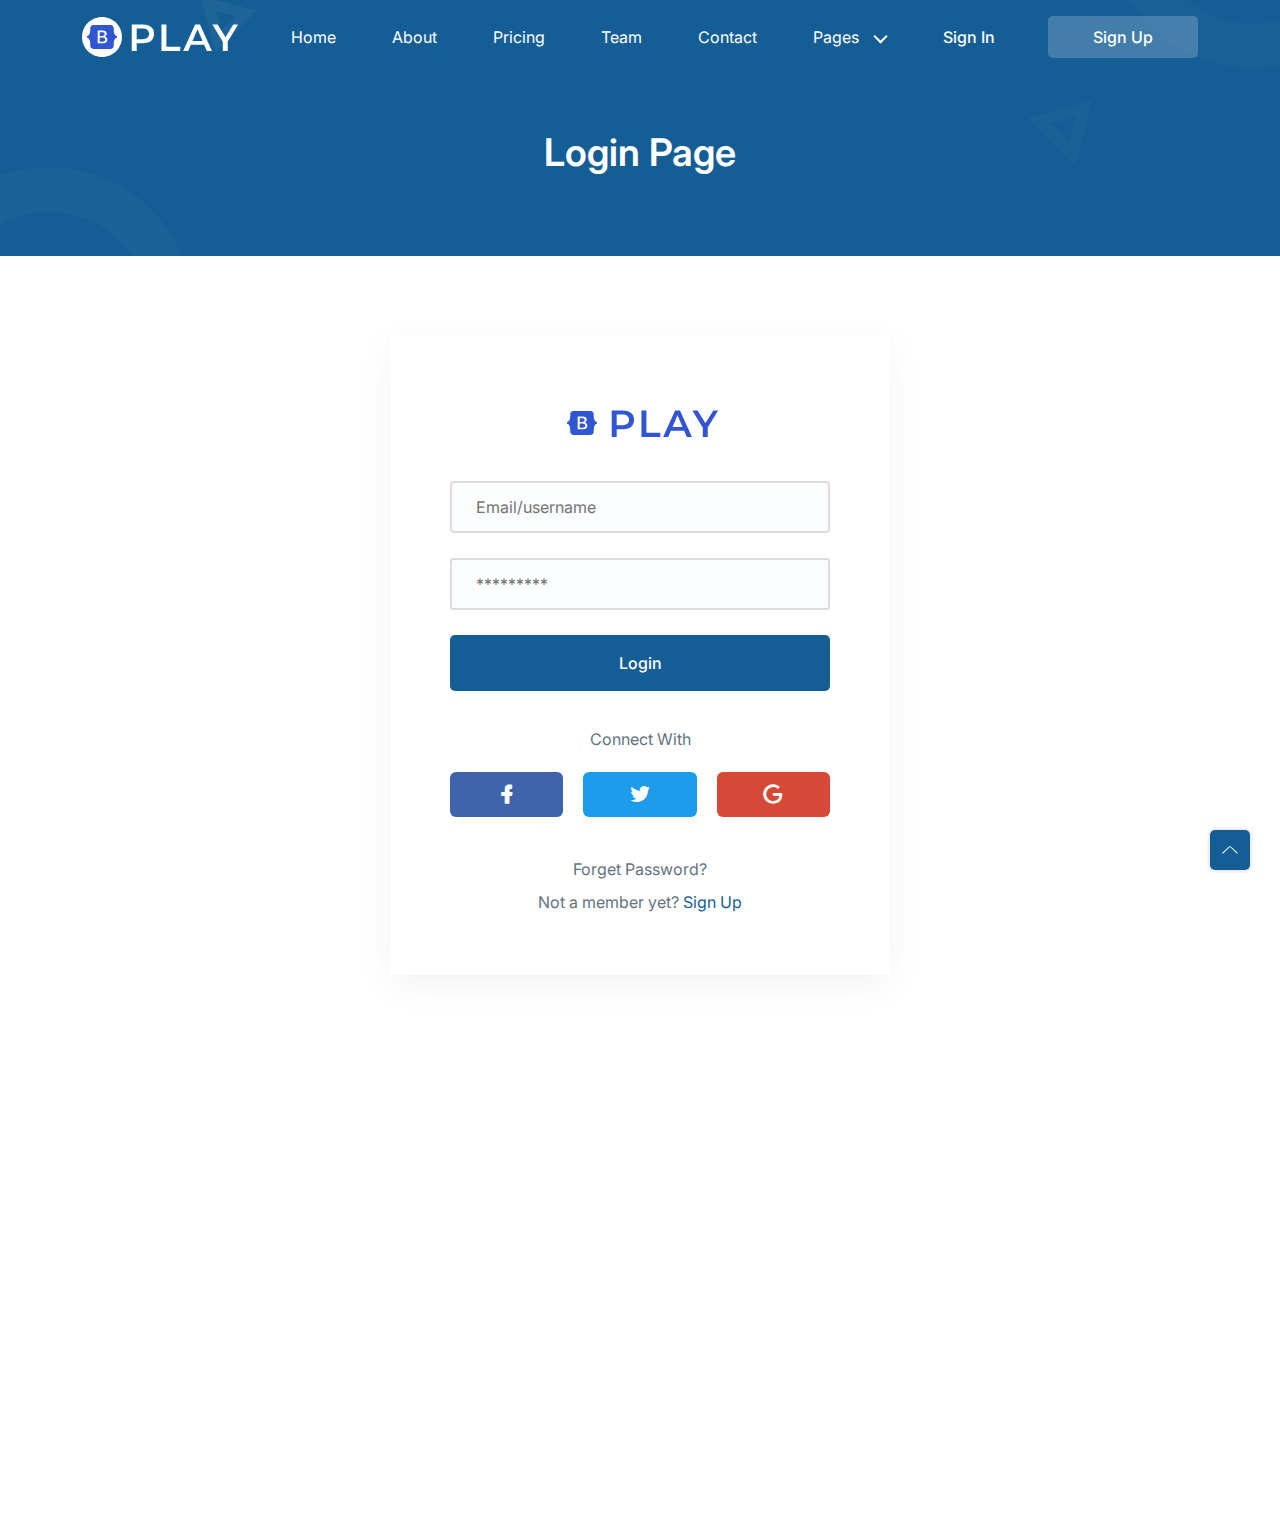
<file: login.html>
<!-- =========

	Template Name: Play
	Author: UIdeck
	Author URI: https://uideck.com/
	Support: https://uideck.com/support/
	Version: 1.1

========== -->

<!DOCTYPE html>
<html lang="en">
  <head>
    <meta charset="UTF-8" />
    <meta http-equiv="X-UA-Compatible" content="IE=edge" />
    <meta name="viewport" content="width=device-width, initial-scale=1.0" />
    <title>Play | Open source Project by UIdeck</title>

    <!--====== Favicon Icon ======-->
    <link
      rel="shortcut icon"
      href="assets/images/favicon.svg"
      type="image/svg"
    />

    <!-- ===== All CSS files ===== -->
    <link rel="stylesheet" href="assets/css/bootstrap.min.css" />
    <link rel="stylesheet" href="assets/css/animate.css" />
    <link rel="stylesheet" href="assets/css/lineicons.css" />
    <link rel="stylesheet" href="assets/css/ud-styles.css" />
  </head>
  <body>
    <!-- ====== Header Start ====== -->
    <header class="ud-header">
      <div class="container">
        <div class="row">
          <div class="col-lg-12">
            <nav class="navbar navbar-expand-lg">
              <a class="navbar-brand" href="index.html">
                <img src="assets/images/logo/logo.svg" alt="Logo" />
              </a>
              <button class="navbar-toggler">
                <span class="toggler-icon"> </span>
                <span class="toggler-icon"> </span>
                <span class="toggler-icon"> </span>
              </button>

              <div class="navbar-collapse">
                <ul id="nav" class="navbar-nav mx-auto">
                  <li class="nav-item">
                    <a class="ud-menu-scroll" href="#home">Home</a>
                  </li>

                  <li class="nav-item">
                    <a class="ud-menu-scroll" href="#about">About</a>
                  </li>
                  <li class="nav-item">
                    <a class="ud-menu-scroll" href="#pricing">Pricing</a>
                  </li>
                  <li class="nav-item">
                    <a class="ud-menu-scroll" href="#team">Team</a>
                  </li>
                  <li class="nav-item">
                    <a class="ud-menu-scroll" href="#contact">Contact</a>
                  </li>
                  <li class="nav-item nav-item-has-children">
                    <a href="javascript:void(0)"> Pages </a>
                    <ul class="ud-submenu">
                      <li class="ud-submenu-item">
                        <a href="about.html" class="ud-submenu-link">
                          About Page
                        </a>
                      </li>
                      <li class="ud-submenu-item">
                        <a href="pricing.html" class="ud-submenu-link">
                          Pricing Page
                        </a>
                      </li>
                      <li class="ud-submenu-item">
                        <a href="contact.html" class="ud-submenu-link">
                          Contact Page
                        </a>
                      </li>
                      <li class="ud-submenu-item">
                        <a href="blog.html" class="ud-submenu-link">
                          Blog Grid Page
                        </a>
                      </li>
                      <li class="ud-submenu-item">
                        <a href="blog-details.html" class="ud-submenu-link">
                          Blog Details Page
                        </a>
                      </li>
                      <li class="ud-submenu-item">
                        <a href="login.html" class="ud-submenu-link">
                          Sign In Page
                        </a>
                      </li>
                      <li class="ud-submenu-item">
                        <a href="404.html" class="ud-submenu-link">404 Page</a>
                      </li>
                    </ul>
                  </li>
                </ul>
              </div>

              <div class="navbar-btn d-none d-sm-inline-block">
                <a href="login.html" class="ud-main-btn ud-login-btn">
                  Sign In
                </a>
                <a class="ud-main-btn ud-white-btn" href="javascript:void(0)">
                  Sign Up
                </a>
              </div>
            </nav>
          </div>
        </div>
      </div>
    </header>
    <!-- ====== Header End ====== -->

    <!-- ====== Banner Start ====== -->
    <section class="ud-page-banner">
      <div class="container">
        <div class="row">
          <div class="col-lg-12">
            <div class="ud-banner-content">
              <h1>Login Page</h1>
            </div>
          </div>
        </div>
      </div>
    </section>
    <!-- ====== Banner End ====== -->

    <!-- ====== Login Start ====== -->
    <section class="ud-login">
      <div class="container">
        <div class="row">
          <div class="col-lg-12">
            <div class="ud-login-wrapper">
              <div class="ud-login-logo">
                <img src="assets/images/logo/logo-2.svg" alt="logo" />
              </div>
              <form class="ud-login-form">
                <div class="ud-form-group">
                  <input
                    type="email"
                    name="email"
                    placeholder="Email/username"
                  />
                </div>
                <div class="ud-form-group">
                  <input
                    type="password"
                    name="password"
                    placeholder="*********"
                  />
                </div>
                <div class="ud-form-group">
                  <button type="submit" class="ud-main-btn w-100">Login</button>
                </div>
              </form>

              <div class="ud-socials-connect">
                <p>Connect With</p>

                <ul>
                  <li>
                    <a href="javascript:void(0)" class="facebook">
                      <i class="lni lni-facebook-filled"></i>
                    </a>
                  </li>
                  <li>
                    <a href="javascript:void(0)" class="twitter">
                      <i class="lni lni-twitter-filled"></i>
                    </a>
                  </li>
                  <li>
                    <a href="javascript:void(0)" class="google">
                      <i class="lni lni-google"></i>
                    </a>
                  </li>
                </ul>
              </div>

              <a class="forget-pass" href="javascript:void(0)">
                Forget Password?
              </a>
              <p class="signup-option">
                Not a member yet? <a href="javascript:void(0)"> Sign Up </a>
              </p>
            </div>
          </div>
        </div>
      </div>
    </section>
    <!-- ====== Login End ====== -->

    <!-- ====== Footer Start ====== -->
    <footer class="ud-footer wow fadeInUp" data-wow-delay=".15s">
      <div class="shape shape-1">
        <img src="assets/images/footer/shape-1.svg" alt="shape" />
      </div>
      <div class="shape shape-2">
        <img src="assets/images/footer/shape-2.svg" alt="shape" />
      </div>
      <div class="shape shape-3">
        <img src="assets/images/footer/shape-3.svg" alt="shape" />
      </div>
      <div class="ud-footer-widgets">
        <div class="container">
          <div class="row">
            <div class="col-xl-3 col-lg-4 col-md-6">
              <div class="ud-widget">
                <a href="index.html" class="ud-footer-logo">
                  <img src="assets/images/logo/logo.svg" alt="logo" />
                </a>
                <p class="ud-widget-desc">
                  We create digital experiences for brands and companies by
                  using technology.
                </p>
                <ul class="ud-widget-socials">
                  <li>
                    <a href="https://twitter.com/MusharofChy">
                      <i class="lni lni-facebook-filled"></i>
                    </a>
                  </li>
                  <li>
                    <a href="https://twitter.com/MusharofChy">
                      <i class="lni lni-twitter-filled"></i>
                    </a>
                  </li>
                  <li>
                    <a href="https://twitter.com/MusharofChy">
                      <i class="lni lni-instagram-filled"></i>
                    </a>
                  </li>
                  <li>
                    <a href="https://twitter.com/MusharofChy">
                      <i class="lni lni-linkedin-original"></i>
                    </a>
                  </li>
                </ul>
              </div>
            </div>

            <div class="col-xl-2 col-lg-2 col-md-6 col-sm-6">
              <div class="ud-widget">
                <h5 class="ud-widget-title">About Us</h5>
                <ul class="ud-widget-links">
                  <li>
                    <a href="javascript:void(0)">Home</a>
                  </li>
                  <li>
                    <a href="javascript:void(0)">Features</a>
                  </li>
                  <li>
                    <a href="javascript:void(0)">About</a>
                  </li>
                  <li>
                    <a href="javascript:void(0)">Testimonial</a>
                  </li>
                </ul>
              </div>
            </div>
            <div class="col-xl-2 col-lg-3 col-md-6 col-sm-6">
              <div class="ud-widget">
                <h5 class="ud-widget-title">Features</h5>
                <ul class="ud-widget-links">
                  <li>
                    <a href="javascript:void(0)">How it works</a>
                  </li>
                  <li>
                    <a href="javascript:void(0)">Privacy policy</a>
                  </li>
                  <li>
                    <a href="javascript:void(0)">Terms of service</a>
                  </li>
                  <li>
                    <a href="javascript:void(0)">Refund policy</a>
                  </li>
                </ul>
              </div>
            </div>
            <div class="col-xl-2 col-lg-3 col-md-6 col-sm-6">
              <div class="ud-widget">
                <h5 class="ud-widget-title">Our Products</h5>
                <ul class="ud-widget-links">
                  <li>
                    <a
                      href="https://lineicons.com/"
                      rel="nofollow noopner"
                      target="_blank"
                      >Lineicons
                    </a>
                  </li>
                  <li>
                    <a
                      href="https://ecommercehtml.com/"
                      rel="nofollow noopner"
                      target="_blank"
                      >Ecommerce HTML</a
                    >
                  </li>
                  <li>
                    <a
                      href="https://ayroui.com/"
                      rel="nofollow noopner"
                      target="_blank"
                      >Ayro UI</a
                    >
                  </li>
                  <li>
                    <a
                      href="https://graygrids.com/"
                      rel="nofollow noopner"
                      target="_blank"
                      >Plain Admin</a
                    >
                  </li>
                </ul>
              </div>
            </div>
            <div class="col-xl-3 col-lg-6 col-md-8 col-sm-10">
              <div class="ud-widget">
                <h5 class="ud-widget-title">Partners</h5>
                <ul class="ud-widget-brands">
                  <li>
                    <a
                      href="https://ayroui.com/"
                      rel="nofollow noopner"
                      target="_blank"
                    >
                      <img
                        src="assets/images/footer/brands/ayroui.svg"
                        alt="ayroui"
                      />
                    </a>
                  </li>
                  <li>
                    <a
                      href="https://ecommercehtml.com/"
                      rel="nofollow noopner"
                      target="_blank"
                    >
                      <img
                        src="assets/images/footer/brands/ecommerce-html.svg"
                        alt="ecommerce-html"
                      />
                    </a>
                  </li>
                  <li>
                    <a
                      href="https://graygrids.com/"
                      rel="nofollow noopner"
                      target="_blank"
                    >
                      <img
                        src="assets/images/footer/brands/graygrids.svg"
                        alt="graygrids"
                      />
                    </a>
                  </li>
                  <li>
                    <a
                      href="https://lineicons.com/"
                      rel="nofollow noopner"
                      target="_blank"
                    >
                      <img
                        src="assets/images/footer/brands/lineicons.svg"
                        alt="lineicons"
                      />
                    </a>
                  </li>
                  <li>
                    <a
                      href="https://uideck.com/"
                      rel="nofollow noopner"
                      target="_blank"
                    >
                      <img
                        src="assets/images/footer/brands/uideck.svg"
                        alt="uideck"
                      />
                    </a>
                  </li>
                  <li>
                    <a
                      href="https://tailwindtemplates.co/"
                      rel="nofollow noopner"
                      target="_blank"
                    >
                      <img
                        src="assets/images/footer/brands/tailwindtemplates.svg"
                        alt="tailwindtemplates"
                      />
                    </a>
                  </li>
                </ul>
              </div>
            </div>
          </div>
        </div>
      </div>
      <div class="ud-footer-bottom">
        <div class="container">
          <div class="row">
            <div class="col-md-8">
              <ul class="ud-footer-bottom-left">
                <li>
                  <a href="javascript:void(0)">Privacy policy</a>
                </li>
                <li>
                  <a href="javascript:void(0)">Support policy</a>
                </li>
                <li>
                  <a href="javascript:void(0)">Terms of service</a>
                </li>
              </ul>
            </div>
            <div class="col-md-4">
              <p class="ud-footer-bottom-right">
                Designed and Developed by
                <a href="https://uideck.com" rel="nofollow">UIdeck</a>
              </p>
            </div>
          </div>
        </div>
      </div>
    </footer>
    <!-- ====== Footer End ====== -->

    <!-- ====== Back To Top Start ====== -->
    <a href="javascript:void(0)" class="back-to-top">
      <i class="lni lni-chevron-up"> </i>
    </a>
    <!-- ====== Back To Top End ====== -->

    <!-- ====== All Javascript Files ====== -->
    <script src="assets/js/bootstrap.bundle.min.js"></script>
    <script src="assets/js/wow.min.js"></script>
    <script src="assets/js/main.js"></script>
  </body>
</html>
</file>
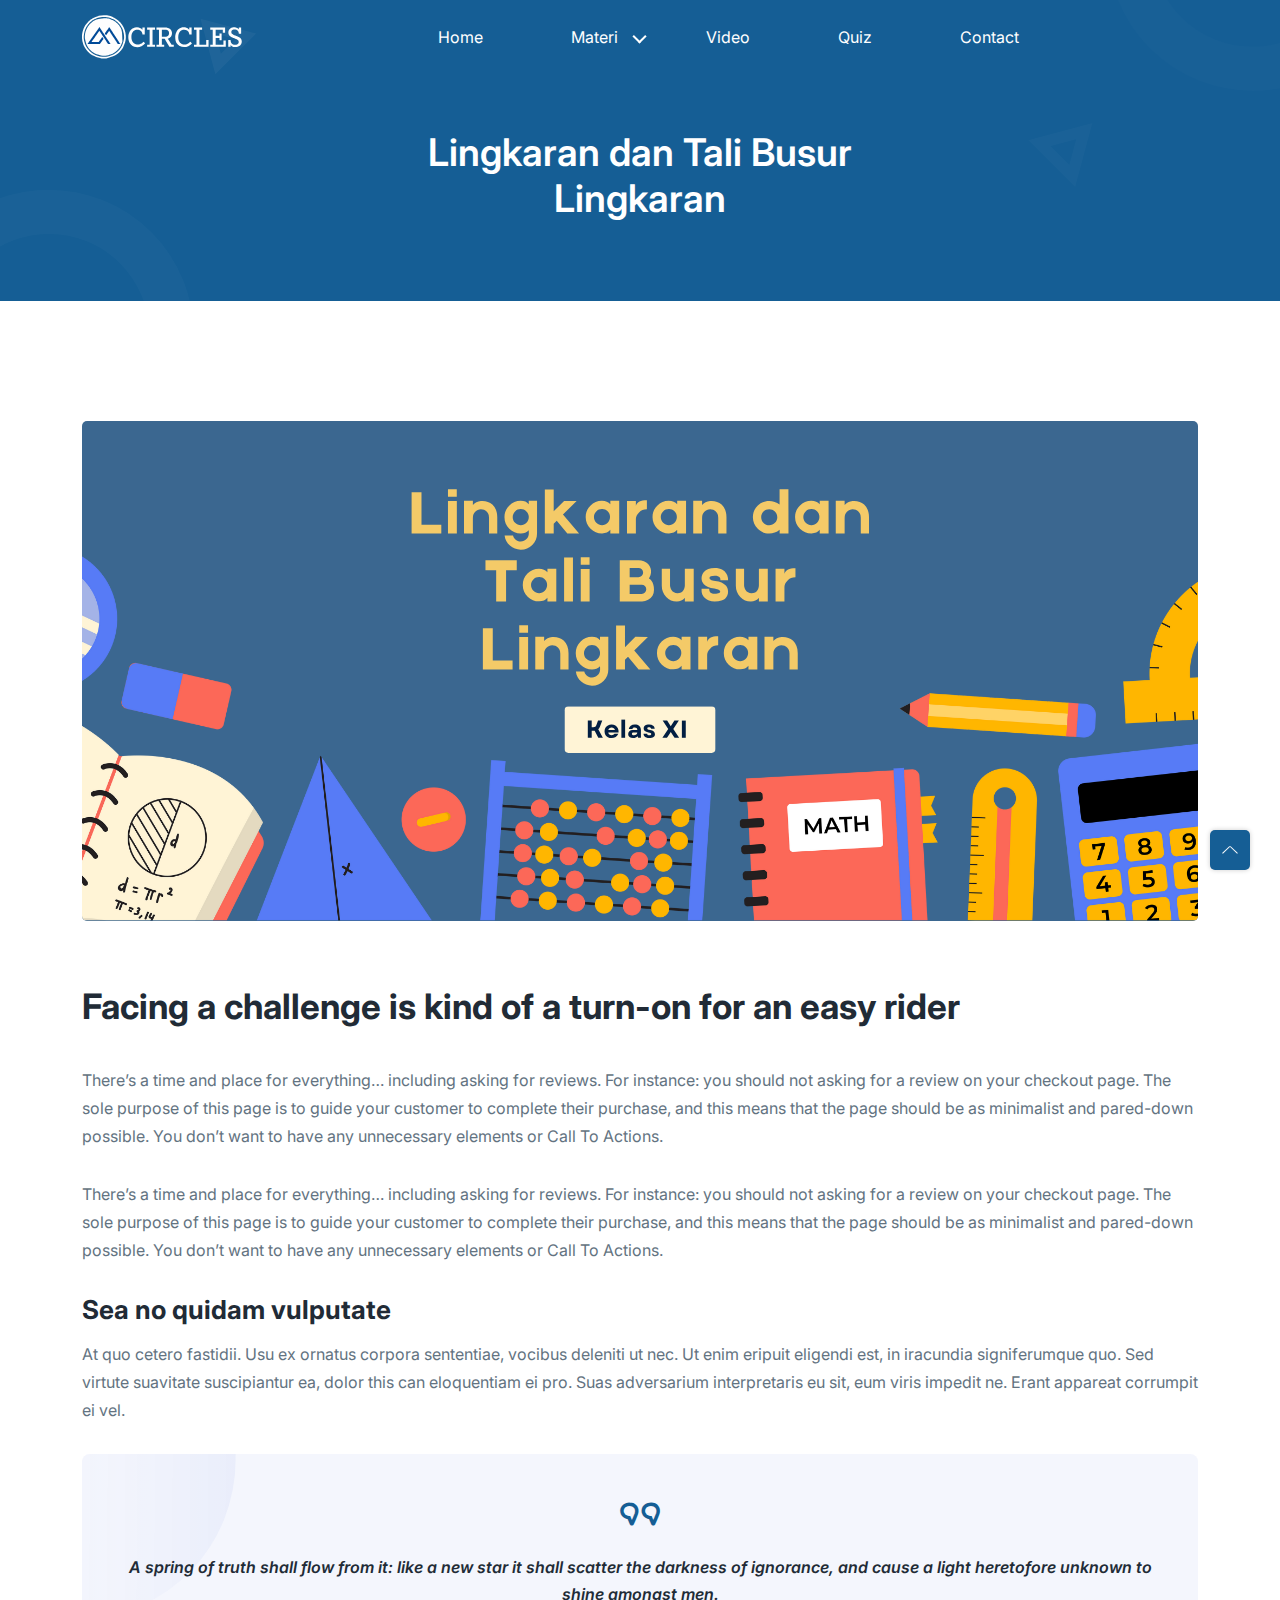
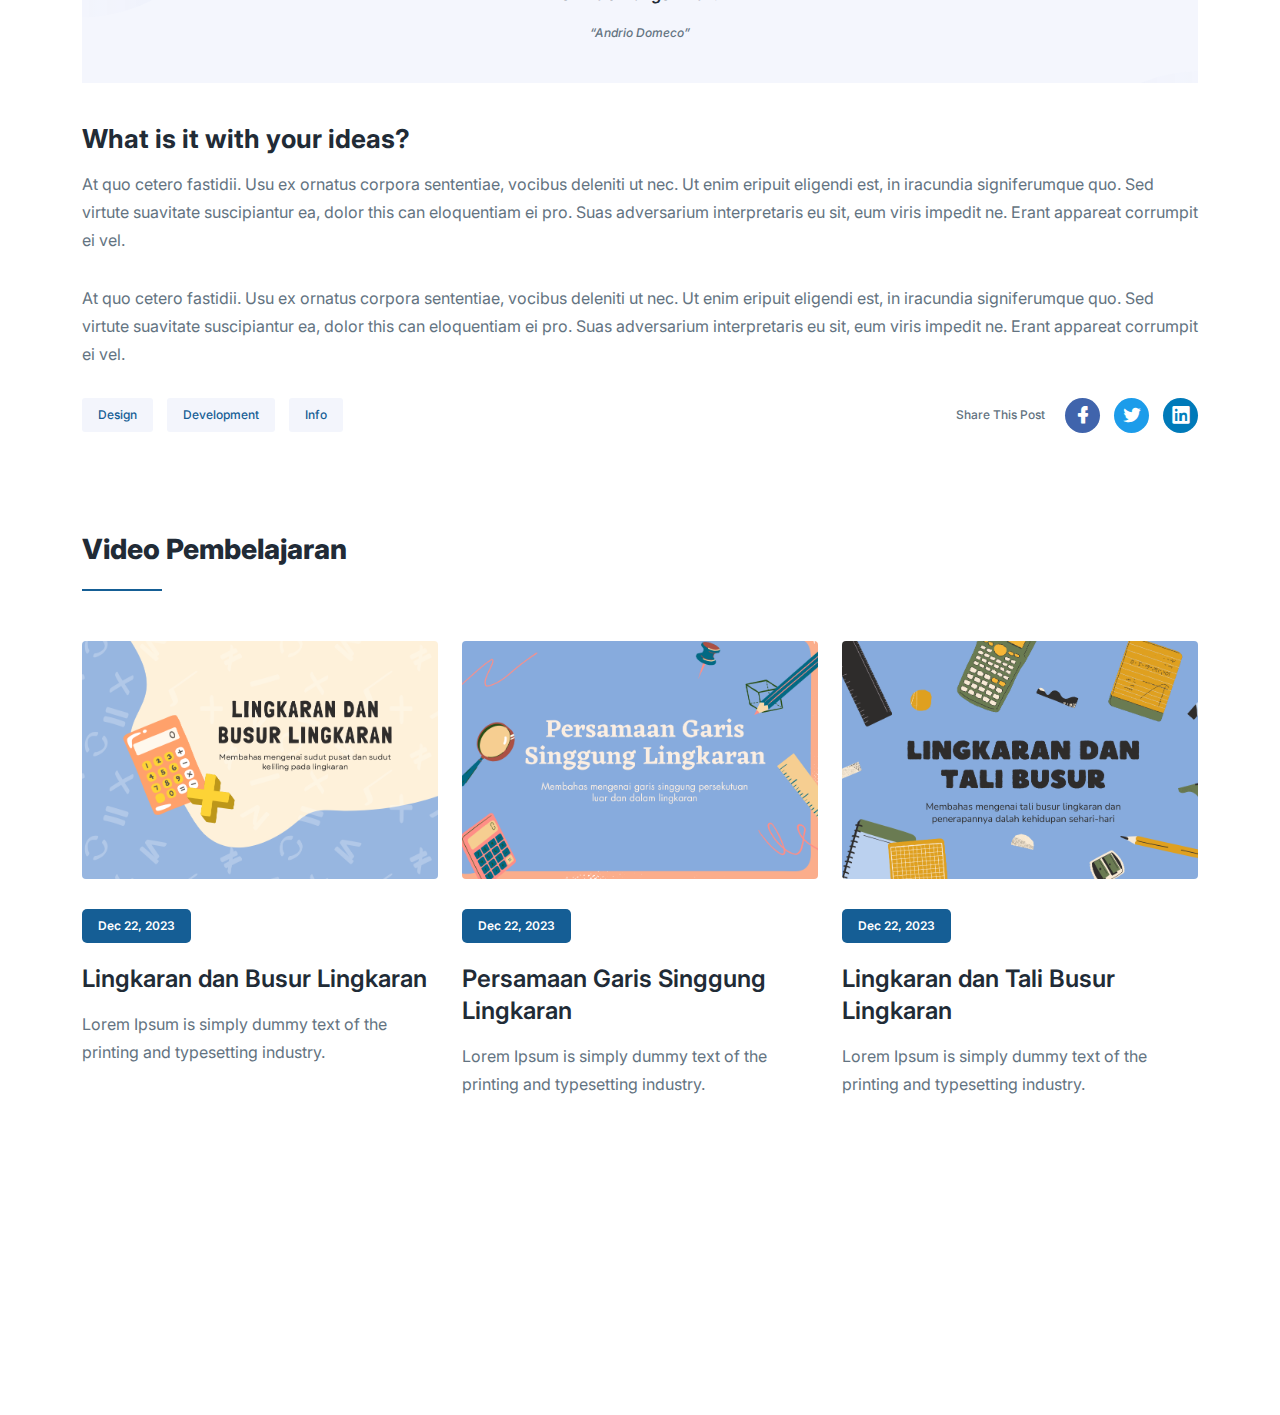
<file: materi3.html>
<!-- =========

	Template Name: Play
	Author: UIdeck
	Author URI: https://uideck.com/
	Support: https://uideck.com/support/
	Version: 1.1

========== -->

<!DOCTYPE html>
<html lang="en">
  <head>
    <meta charset="UTF-8" />
    <meta http-equiv="X-UA-Compatible" content="IE=edge" />
    <meta name="viewport" content="width=device-width, initial-scale=1.0" />
    <title>Lingkaran dan Tali Busur Lingkaran</title>

    <!--====== Favicon Icon ======-->
    <link
      rel="shortcut icon"
      href="assets/images/icon.ico"
      type="image/svg"
    />

    <!-- ===== All CSS files ===== -->
    <link rel="stylesheet" href="assets/css/bootstrap.min.css" />
    <link rel="stylesheet" href="assets/css/animate.css" />
    <link rel="stylesheet" href="assets/css/lineicons.css" />
    <link rel="stylesheet" href="assets/css/ud-styles.css" />
  </head>
  <body>
    <!-- ====== Header Start ====== -->
    <header class="ud-header">
      <div class="container">
        <div class="row">
          <div class="col-lg-12">
            <nav class="navbar navbar-expand-lg">
              <a class="navbar-brand" href="index.html">
                <img src="assets/images/logo/logo4.svg" alt="Logo" />
              </a>
              <button class="navbar-toggler">
                <span class="toggler-icon"> </span>
                <span class="toggler-icon"> </span>
                <span class="toggler-icon"> </span>
              </button>

              <div class="navbar-collapse">
                <ul id="nav" class="navbar-nav mx-auto">
                  <li class="nav-item mx-3">
                    <a class="ud-menu-scroll" href="index.html">Home</a>
                  </li>
                  <li class="nav-item nav-item-has-children mx-3">
                    <a href="javascript:void(0)"> Materi </a>
                    <ul class="ud-submenu">
                        <li class="ud-submenu-item">
                            <a href="materi1.html" class="ud-submenu-link">
                              Lingkaran dan Busur Lingkaran
                            </a>
                        </li>
                        <li class="ud-submenu-item">
                            <a href="materi2.html" class="ud-submenu-link">
                              Persamaan Garis Singgung Lingkaran
                            </a>
                        </li>
                        <li class="ud-submenu-item">
                            <a href="materi3.html" class="ud-submenu-link">
                              Lingkaran dan Tali Busur Lingkaran
                            </a>
                        </li>
                    </ul>
                  </li>
                  <li class="nav-item mx-3">
                    <a class="ud-menu-scroll" href="video.html">Video</a>
                  </li>
                  <li class="nav-item mx-3">
                    <a class="ud-menu-scroll" href="quiz.html">Quiz</a>
                  </li>
                  <li class="nav-item mx-3">
                    <a class="ud-menu-scroll" href="contact.html">Contact</a>
                  </li>
                </ul>
              </div>
            </nav>
          </div>
        </div>
      </div>
    </header>
    <!-- ====== Header End ====== -->

    <!-- ====== Banner Start ====== -->
    <section class="ud-page-banner">
      <div class="container">
        <div class="row">
          <div class="col-lg-12">
            <div class="ud-banner-content">
              <h1>Lingkaran dan Tali Busur Lingkaran</h1>
            </div>
          </div>
        </div>
      </div>
    </section>
    <!-- ====== Banner End ====== -->

    <!-- ====== Blog Details Start ====== -->
    <section class="ud-blog-details">
      <div class="container">
        <div class="row">
          <div class="col-lg-12">
            <div class="ud-blog-details-image">
              <img
                src="assets/images/blog/materi3.svg"
                alt="blog details"
              />
            </div>
          </div>

          <div class="col-lg-12">
            <div class="ud-blog-details-content">
              <h2 class="ud-blog-details-title">
                Facing a challenge is kind of a turn-on for an easy rider
              </h2>
              <p class="ud-blog-details-para">
                There’s a time and place for everything… including asking for
                reviews. For instance: you should not asking for a review on
                your checkout page. The sole purpose of this page is to guide
                your customer to complete their purchase, and this means that
                the page should be as minimalist and pared-down possible. You
                don’t want to have any unnecessary elements or Call To Actions.
              </p>
              <p class="ud-blog-details-para">
                There’s a time and place for everything… including asking for
                reviews. For instance: you should not asking for a review on
                your checkout page. The sole purpose of this page is to guide
                your customer to complete their purchase, and this means that
                the page should be as minimalist and pared-down possible. You
                don’t want to have any unnecessary elements or Call To Actions.
              </p>
              <h3 class="ud-blog-details-subtitle">Sea no quidam vulputate</h3>
              <p class="ud-blog-details-para">
                At quo cetero fastidii. Usu ex ornatus corpora sententiae,
                vocibus deleniti ut nec. Ut enim eripuit eligendi est, in
                iracundia signiferumque quo. Sed virtute suavitate suscipiantur
                ea, dolor this can eloquentiam ei pro. Suas adversarium
                interpretaris eu sit, eum viris impedit ne. Erant appareat
                corrumpit ei vel.
              </p>

              <div class="ud-blog-quote">
                <i class="lni lni-quotation"></i>
                <p>
                  A spring of truth shall flow from it: like a new star it shall
                  scatter the darkness of ignorance, and cause a light
                  heretofore unknown to shine amongst men.
                </p>
                <h6>“Andrio Domeco”</h6>
              </div>
              <h3 class="ud-blog-details-subtitle">
                What is it with your ideas?
              </h3>
              <p class="ud-blog-details-para">
                At quo cetero fastidii. Usu ex ornatus corpora sententiae,
                vocibus deleniti ut nec. Ut enim eripuit eligendi est, in
                iracundia signiferumque quo. Sed virtute suavitate suscipiantur
                ea, dolor this can eloquentiam ei pro. Suas adversarium
                interpretaris eu sit, eum viris impedit ne. Erant appareat
                corrumpit ei vel.
              </p>
              <p class="ud-blog-details-para">
                At quo cetero fastidii. Usu ex ornatus corpora sententiae,
                vocibus deleniti ut nec. Ut enim eripuit eligendi est, in
                iracundia signiferumque quo. Sed virtute suavitate suscipiantur
                ea, dolor this can eloquentiam ei pro. Suas adversarium
                interpretaris eu sit, eum viris impedit ne. Erant appareat
                corrumpit ei vel.
              </p>

              <div class="ud-blog-details-action">
                <ul class="ud-blog-tags">
                  <li>
                    <a href="javascript:void(0)">Design</a>
                  </li>
                  <li>
                    <a href="javascript:void(0)">Development</a>
                  </li>
                  <li>
                    <a href="javascript:void(0)">Info</a>
                  </li>
                </ul>
                <div class="ud-blog-share">
                  <h6>Share This Post</h6>
                  <ul class="ud-blog-share-links">
                    <li>
                      <a href="javascript:void(0)" class="facebook">
                        <i class="lni lni-facebook-filled"></i>
                      </a>
                    </li>
                    <li>
                      <a href="javascript:void(0)" class="twitter">
                        <i class="lni lni-twitter-filled"></i>
                      </a>
                    </li>
                    <li>
                      <a href="javascript:void(0)" class="linkedin">
                        <i class="lni lni-linkedin-original"></i>
                      </a>
                    </li>
                  </ul>
                </div>
              </div>
            </div>
          </div>
        </div>
      </div>
    </section>
    <!-- ====== Blog Details End ====== -->

    <!-- ====== Blog Start ====== -->
    <section class="ud-blog-grids ud-related-articles">
      <div class="container">
        <div class="row col-lg-12">
          <div class="ud-related-title">
            <h2 class="ud-related-articles-title">Video Pembelajaran</h2>
          </div>
        </div>
        <div class="row">
          <div class="col-lg-4 col-md-6">
            <div class="ud-single-blog">
              <div class="ud-blog-image">
                <a href="blog-details.html">
                  <img src="assets/images/blog/8.png" alt="blog" />
                </a>
              </div>
              <div class="ud-blog-content">
                <span class="ud-blog-date">Dec 22, 2023</span>
                <h3 class="ud-blog-title">
                  <a href="blog-details.html">
                    Lingkaran dan Busur Lingkaran
                  </a>
                </h3>
                <p class="ud-blog-desc">
                  Lorem Ipsum is simply dummy text of the printing and
                  typesetting industry.
                </p>
              </div>
            </div>
          </div>
          <div class="col-lg-4 col-md-6">
            <div class="ud-single-blog">
              <div class="ud-blog-image">
                <a href="blog-details.html">
                  <img src="assets/images/blog/9.png" alt="blog" />
                </a>
              </div>
              <div class="ud-blog-content">
                <span class="ud-blog-date">Dec 22, 2023</span>
                <h3 class="ud-blog-title">
                  <a href="blog-details.html">
                    Persamaan Garis Singgung Lingkaran
                  </a>
                </h3>
                <p class="ud-blog-desc">
                  Lorem Ipsum is simply dummy text of the printing and
                  typesetting industry.
                </p>
              </div>
            </div>
          </div>
          <div class="col-lg-4 col-md-6">
            <div class="ud-single-blog">
              <div class="ud-blog-image">
                <a href="blog-details.html">
                  <img src="assets/images/blog/10.png" alt="blog" />
                </a>
              </div>
              <div class="ud-blog-content">
                <span class="ud-blog-date">Dec 22, 2023</span>
                <h3 class="ud-blog-title">
                  <a href="blog-details.html">
                    Lingkaran dan Tali Busur Lingkaran
                  </a>
                </h3>
                <p class="ud-blog-desc">
                  Lorem Ipsum is simply dummy text of the printing and
                  typesetting industry.
                </p>
              </div>
            </div>
          </div>
        </div>
      </div>
    </section>
    <!-- ====== Blog End ====== -->

    <!-- ====== Footer Start ====== -->
    <footer class="ud-footer wow fadeInUp" data-wow-delay=".15s">
      <div class="shape shape-1">
        <img src="assets/images/footer/shape-1.svg" alt="shape" />
      </div>
      <div class="shape shape-2">
        <img src="assets/images/footer/shape-2.svg" alt="shape" />
      </div>
      <div class="shape shape-3">
        <img src="assets/images/footer/shape-3.svg" alt="shape" />
      </div>

      <div class="ud-footer-bottom">
        <div class="container">
          <div class="row">
            <div class="col-md-8">
              <ul class="ud-footer-bottom-left">
                <li>
                  <a href="javascript:void(0)">Privacy policy</a>
                </li>
                <li>
                  <a href="javascript:void(0)">Support policy</a>
                </li>
                <li>
                  <a href="javascript:void(0)">Terms of service</a>
                </li>
              </ul>
            </div>
            <div class="col-md-4">
              <p class="ud-footer-bottom-right">
                Designed and Developed by
                <a href="https://uideck.com" rel="nofollow">UIdeck</a>
              </p>
            </div>
          </div>
        </div>
      </div>
    </footer>
    <!-- ====== Footer End ====== -->

    <!-- ====== Back To Top Start ====== -->
    <a href="javascript:void(0)" class="back-to-top">
      <i class="lni lni-chevron-up"> </i>
    </a>
    <!-- ====== Back To Top End ====== -->

    <!-- ====== All Javascript Files ====== -->
    <script src="assets/js/bootstrap.bundle.min.js"></script>
    <script src="assets/js/wow.min.js"></script>
    <script src="assets/js/main.js"></script>
  </body>
</html>
</file>
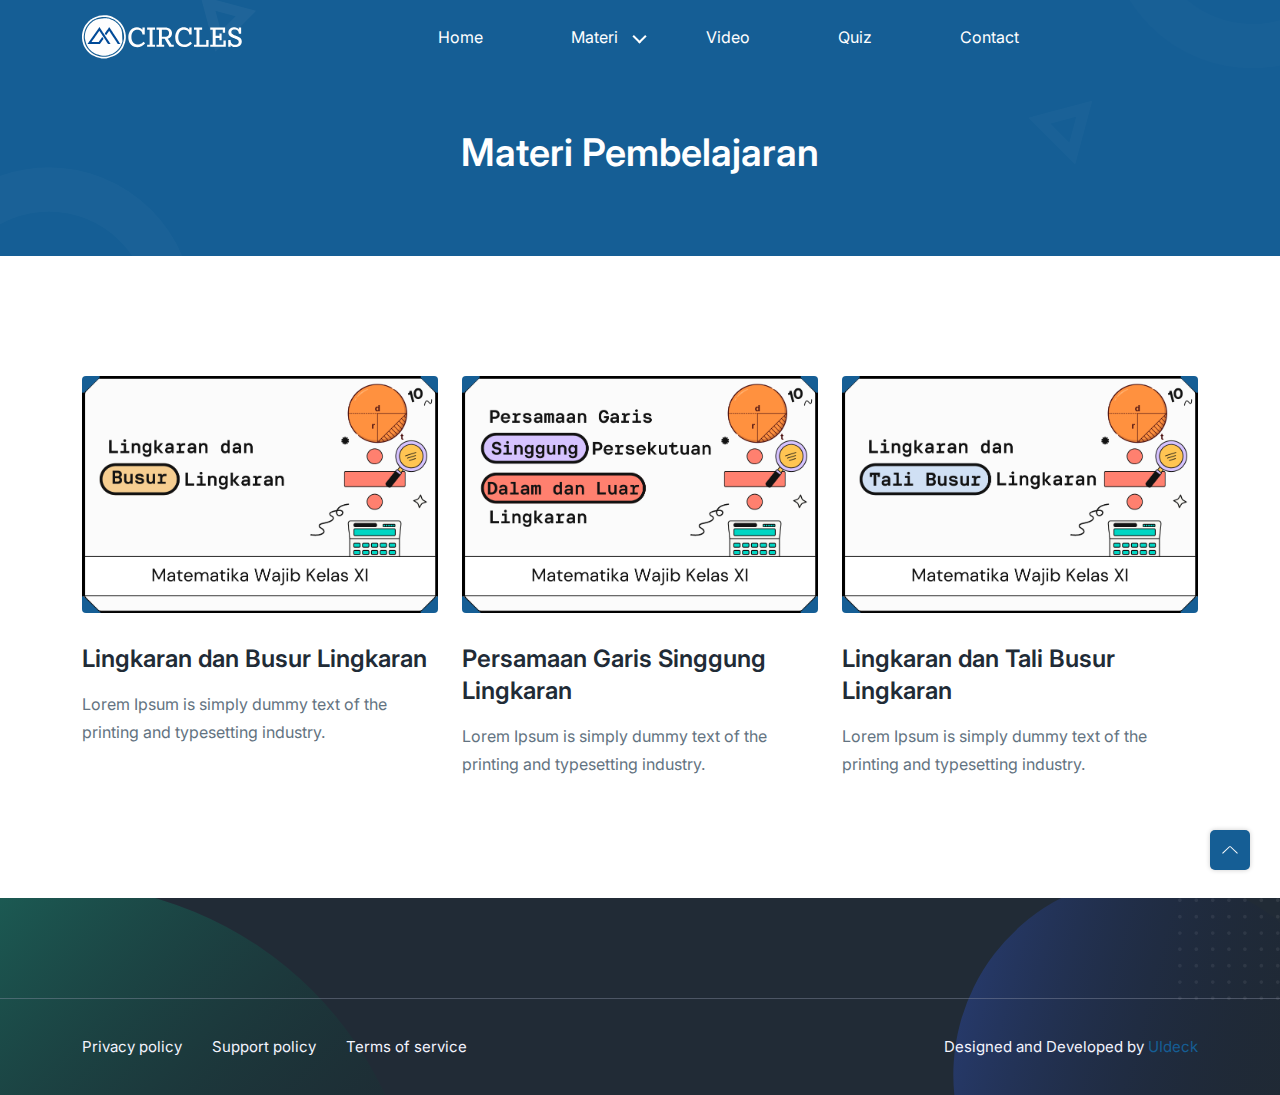
<file: materis.html>
<!-- =========

	Template Name: Play
	Author: UIdeck
	Author URI: https://uideck.com/
	Support: https://uideck.com/support/
	Version: 1.1

========== -->

<!DOCTYPE html>
<html lang="en">
  <head>
    <meta charset="UTF-8" />
    <meta http-equiv="X-UA-Compatible" content="IE=edge" />
    <meta name="viewport" content="width=device-width, initial-scale=1.0" />
    <title>Materi Pembelajaran</title>



    <!-- ===== All CSS files ===== -->
    <link rel="stylesheet" href="assets/css/bootstrap.min.css" />
    <link rel="stylesheet" href="assets/css/animate.css" />
    <link rel="stylesheet" href="assets/css/lineicons.css" />
    <link rel="stylesheet" href="assets/css/ud-styles.css" />
  </head>
  <link
  rel="icon"
  href="assets/images/icon.ico"
  type="image/x-ico"
/>
  <body>
    <!-- ====== Header Start ====== -->
    <header class="ud-header">
      <div class="container">
        <div class="row">
          <div class="col-lg-12">
            <nav class="navbar navbar-expand-lg">
              <a class="navbar-brand" href="index.html">
                <img src="assets/images/logo/logo4.svg" alt="Logo" />
              </a>
              <button class="navbar-toggler">
                <span class="toggler-icon"> </span>
                <span class="toggler-icon"> </span>
                <span class="toggler-icon"> </span>
              </button>

              <div class="navbar-collapse">
                <ul id="nav" class="navbar-nav mx-auto">
                  <li class="nav-item mx-3">
                    <a class="ud-menu-scroll" href="index.html">Home</a>
                  </li>
                  <li class="nav-item nav-item-has-children mx-3">
                    <a href="javascript:void(0)"> Materi </a>
                    <ul class="ud-submenu">
                      <li class="ud-submenu-item">
                        <a href="materi1.html" class="ud-submenu-link">
                          Lingkaran dan Busur Lingkaran
                        </a>
                      </li>
                      <li class="ud-submenu-item">
                        <a href="materi2.html" class="ud-submenu-link">
                          Persamaan Garis Singgung Lingkaran
                        </a>
                      </li>
                      <li class="ud-submenu-item">
                        <a href="materi3.html" class="ud-submenu-link">
                          Lingkaran dan Tali Busur Lingkaran
                        </a>
                      </li>
                    </ul>
                  </li>
                  <li class="nav-item mx-3">
                    <a class="ud-menu-scroll" href="video.html">Video</a>
                  </li>
                  <li class="nav-item mx-3">
                    <a class="ud-menu-scroll" href="quiz.html">Quiz</a>
                  </li>
                  <li class="nav-item mx-3">
                    <a class="ud-menu-scroll" href="contact.html">Contact</a>
                  </li>
                </ul>
              </div>
              </div>
            </nav>
          </div>
        </div>
      </div>
    </header>
    <!-- ====== Header End ====== -->

    <!-- ====== Banner Start ====== -->
    <section class="ud-page-banner">
      <div class="container">
        <div class="row">
          <div class="col-lg-12">
            <div class="ud-banner-content">
              <h1>Materi Pembelajaran</h1>
            </div>
          </div>
        </div>
      </div>
    </section>
    <!-- ====== Banner End ====== -->

    <!-- ====== Blog Start ====== -->
    <section class="ud-blog-grids">
      <div class="container">
        <div class="row">
          <div class="col-lg-4 col-md-6">
            <div class="ud-single-blog">
              <div class="ud-blog-image">
                <a href="materi1.html">
                  <img src="assets/images/blog/1.png" alt="blog" />
                </a>
              </div>
              <div class="ud-blog-content">
                <h3 class="ud-blog-title">
                  <a href="materi1.html">
                    Lingkaran dan Busur Lingkaran
                  </a>
                </h3>
                <p class="ud-blog-desc">
                  Lorem Ipsum is simply dummy text of the printing and
                  typesetting industry.
                </p>
              </div>
            </div>
          </div>
          <div class="col-lg-4 col-md-6">
            <div class="ud-single-blog">
              <div class="ud-blog-image">
                <a href="materi2.html">
                  <img src="assets/images/blog/2.png" alt="blog" />
                </a>
              </div>
              <div class="ud-blog-content">
                <h3 class="ud-blog-title">
                  <a href="materi2.html">
                    Persamaan Garis Singgung Lingkaran
                  </a>
                </h3>
                <p class="ud-blog-desc">
                  Lorem Ipsum is simply dummy text of the printing and
                  typesetting industry.
                </p>
              </div>
            </div>
          </div>
          <div class="col-lg-4 col-md-6">
            <div class="ud-single-blog">
              <div class="ud-blog-image">
                <a href="materi3.html">
                  <img src="assets/images/blog/3.png" alt="blog" />
                </a>
              </div>
              <div class="ud-blog-content">
                <h3 class="ud-blog-title">
                  <a href="Materi3.html">
                    Lingkaran dan Tali Busur Lingkaran
                  </a>
                </h3>
                <p class="ud-blog-desc">
                  Lorem Ipsum is simply dummy text of the printing and
                  typesetting industry.
                </p>
              </div>
            </div>
          </div>
        </div>
      </div>
    </section>
    <!-- ====== Blog End ====== -->

    <!-- ====== Footer Start ====== -->
    <footer class="ud-footer wow fadeInUp" data-wow-delay=".15s">
      <div class="shape shape-1">
        <img src="assets/images/footer/shape-1.svg" alt="shape" />
      </div>
      <div class="shape shape-2">
        <img src="assets/images/footer/shape-2.svg" alt="shape" />
      </div>
      <div class="shape shape-3">
        <img src="assets/images/footer/shape-3.svg" alt="shape" />
      </div>
      
      <div class="ud-footer-bottom">
        <div class="container">
          <div class="row">
            <div class="col-md-8">
              <ul class="ud-footer-bottom-left">
                <li>
                  <a href="javascript:void(0)">Privacy policy</a>
                </li>
                <li>
                  <a href="javascript:void(0)">Support policy</a>
                </li>
                <li>
                  <a href="javascript:void(0)">Terms of service</a>
                </li>
              </ul>
            </div>
            <div class="col-md-4">
              <p class="ud-footer-bottom-right">
                Designed and Developed by
                <a href="https://uideck.com" rel="nofollow">UIdeck</a>
              </p>
            </div>
          </div>
        </div>
      </div>
    </footer>
    <!-- ====== Footer End ====== -->

    <!-- ====== Back To Top Start ====== -->
    <a href="javascript:void(0)" class="back-to-top">
      <i class="lni lni-chevron-up"> </i>
    </a>
    <!-- ====== Back To Top End ====== -->

    <!-- ====== All Javascript Files ====== -->
    <script src="assets/js/bootstrap.bundle.min.js"></script>
    <script src="assets/js/wow.min.js"></script>
    <script src="assets/js/main.js"></script>
  </body>
</html>
</file>
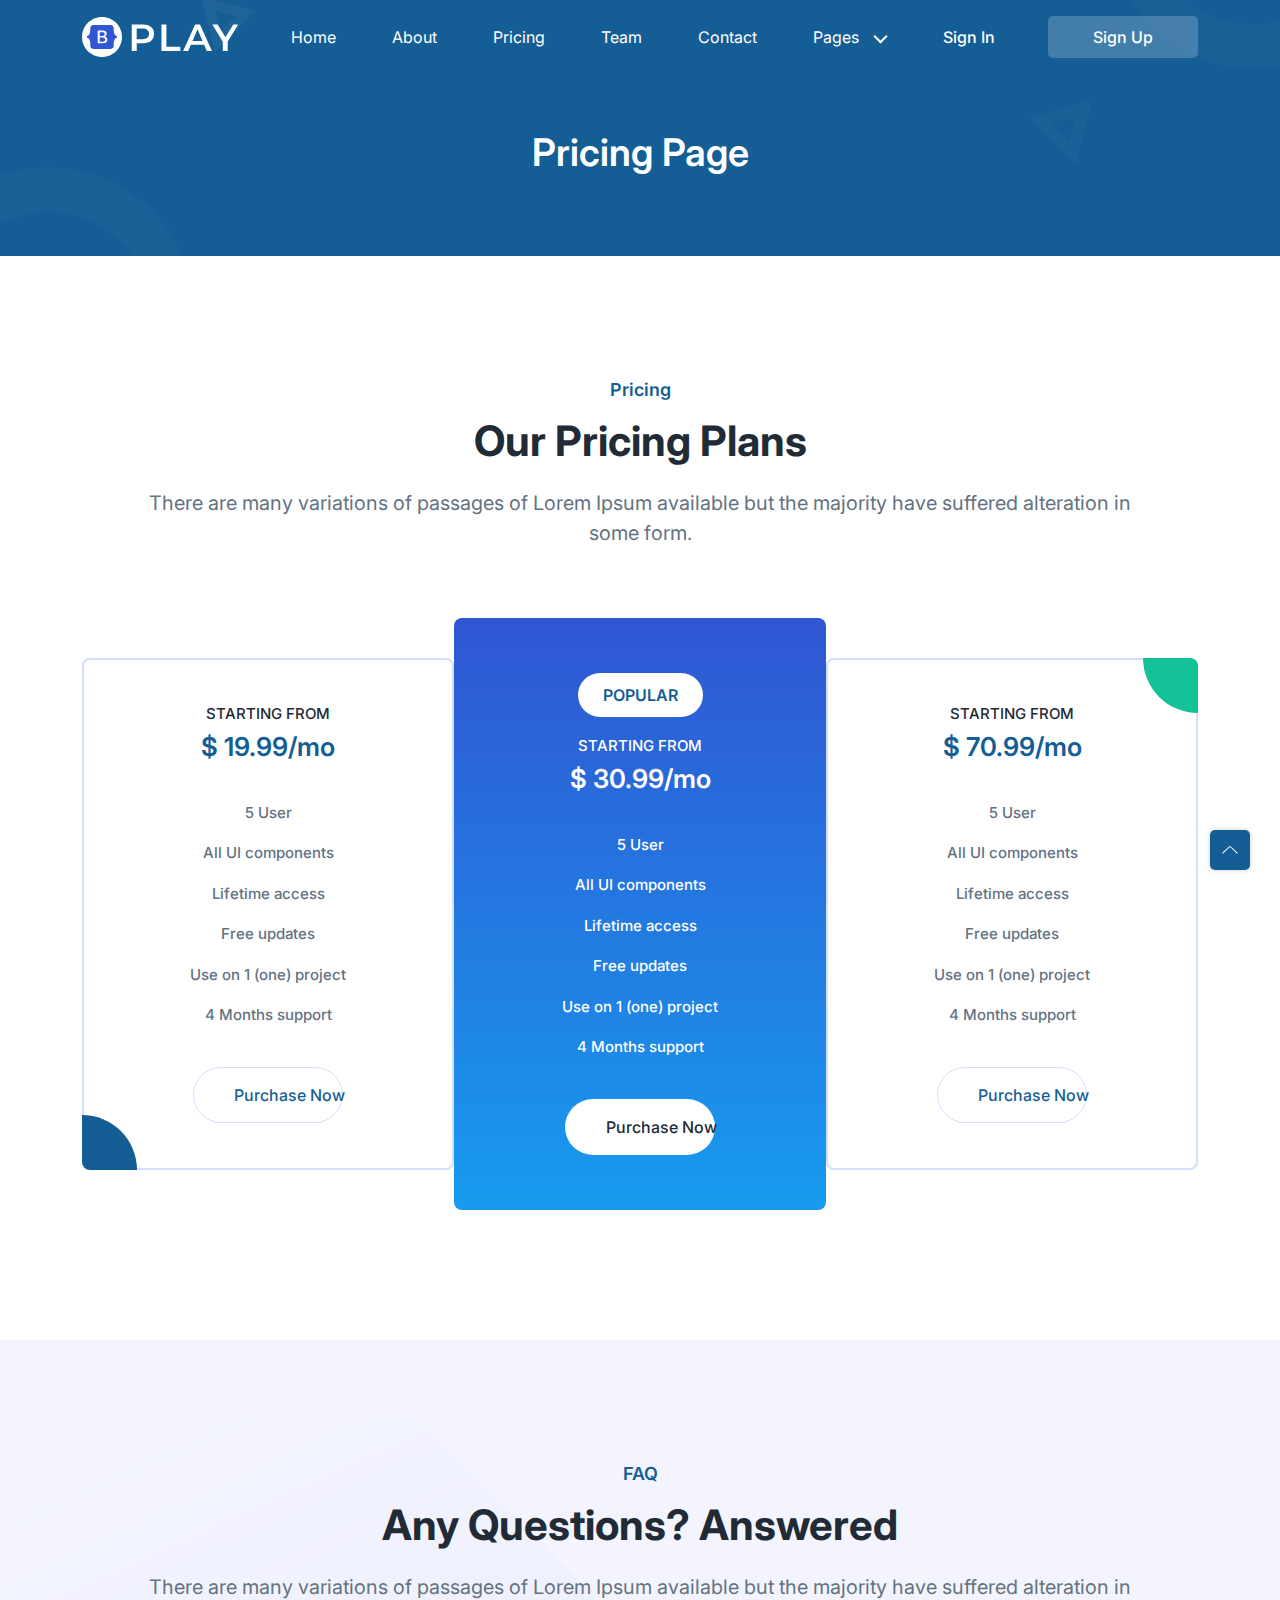
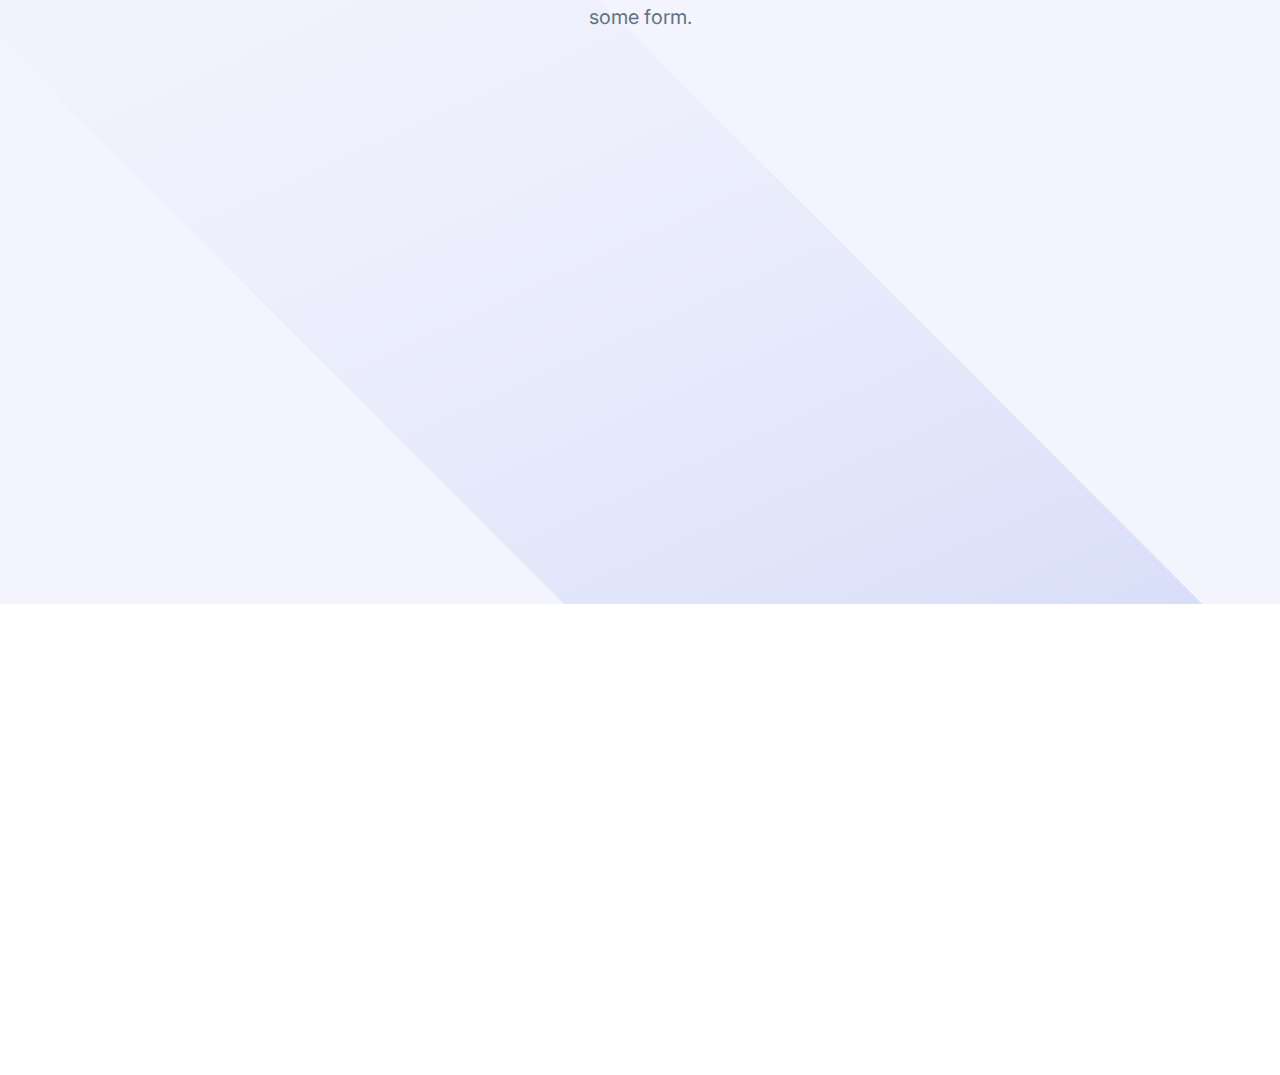
<file: pricing.html>
<!-- =========

	Template Name: Play
	Author: UIdeck
	Author URI: https://uideck.com/
	Support: https://uideck.com/support/
	Version: 1.1

========== -->

<!DOCTYPE html>
<html lang="en">
  <head>
    <meta charset="UTF-8" />
    <meta http-equiv="X-UA-Compatible" content="IE=edge" />
    <meta name="viewport" content="width=device-width, initial-scale=1.0" />
    <title>Play | Open source Project by UIdeck</title>

    <!--====== Favicon Icon ======-->
    <link
      rel="shortcut icon"
      href="assets/images/favicon.svg"
      type="image/svg"
    />

    <!-- ===== All CSS files ===== -->
    <link rel="stylesheet" href="assets/css/bootstrap.min.css" />
    <link rel="stylesheet" href="assets/css/animate.css" />
    <link rel="stylesheet" href="assets/css/lineicons.css" />
    <link rel="stylesheet" href="assets/css/ud-styles.css" />
  </head>
  <body>
    <!-- ====== Header Start ====== -->
    <header class="ud-header">
      <div class="container">
        <div class="row">
          <div class="col-lg-12">
            <nav class="navbar navbar-expand-lg">
              <a class="navbar-brand" href="index.html">
                <img src="assets/images/logo/logo.svg" alt="Logo" />
              </a>
              <button class="navbar-toggler">
                <span class="toggler-icon"> </span>
                <span class="toggler-icon"> </span>
                <span class="toggler-icon"> </span>
              </button>

              <div class="navbar-collapse">
                <ul id="nav" class="navbar-nav mx-auto">
                  <li class="nav-item">
                    <a class="ud-menu-scroll" href="#home">Home</a>
                  </li>

                  <li class="nav-item">
                    <a class="ud-menu-scroll" href="#about">About</a>
                  </li>
                  <li class="nav-item">
                    <a class="ud-menu-scroll" href="#pricing">Pricing</a>
                  </li>
                  <li class="nav-item">
                    <a class="ud-menu-scroll" href="#team">Team</a>
                  </li>
                  <li class="nav-item">
                    <a class="ud-menu-scroll" href="#contact">Contact</a>
                  </li>

                  <li class="nav-item nav-item-has-children">
                    <a href="javascript:void(0)"> Pages </a>
                    <ul class="ud-submenu">
                      <li class="ud-submenu-item">
                        <a href="about.html" class="ud-submenu-link">
                          About Page
                        </a>
                      </li>
                      <li class="ud-submenu-item">
                        <a href="pricing.html" class="ud-submenu-link">
                          Pricing Page
                        </a>
                      </li>
                      <li class="ud-submenu-item">
                        <a href="contact.html" class="ud-submenu-link">
                          Contact Page
                        </a>
                      </li>
                      <li class="ud-submenu-item">
                        <a href="blog.html" class="ud-submenu-link">
                          Blog Grid Page
                        </a>
                      </li>
                      <li class="ud-submenu-item">
                        <a href="blog-details.html" class="ud-submenu-link">
                          Blog Details Page
                        </a>
                      </li>
                      <li class="ud-submenu-item">
                        <a href="login.html" class="ud-submenu-link">
                          Sign In Page
                        </a>
                      </li>
                      <li class="ud-submenu-item">
                        <a href="404.html" class="ud-submenu-link">404 Page</a>
                      </li>
                    </ul>
                  </li>
                </ul>
              </div>

              <div class="navbar-btn d-none d-sm-inline-block">
                <a href="login.html" class="ud-main-btn ud-login-btn">
                  Sign In
                </a>
                <a class="ud-main-btn ud-white-btn" href="javascript:void(0)">
                  Sign Up
                </a>
              </div>
            </nav>
          </div>
        </div>
      </div>
    </header>
    <!-- ====== Header End ====== -->

    <!-- ====== Banner Start ====== -->
    <section class="ud-page-banner">
      <div class="container">
        <div class="row">
          <div class="col-lg-12">
            <div class="ud-banner-content">
              <h1>Pricing Page</h1>
            </div>
          </div>
        </div>
      </div>
    </section>
    <!-- ====== Banner End ====== -->

    <!-- ====== Pricing Start ====== -->
    <section id="pricing" class="ud-pricing">
      <div class="container">
        <div class="row">
          <div class="col-lg-12">
            <div class="ud-section-title mx-auto text-center">
              <span>Pricing</span>
              <h2>Our Pricing Plans</h2>
              <p>
                There are many variations of passages of Lorem Ipsum available
                but the majority have suffered alteration in some form.
              </p>
            </div>
          </div>
        </div>

        <div class="row g-0 align-items-center justify-content-center">
          <div class="col-lg-4 col-md-6 col-sm-10">
            <div
              class="ud-single-pricing first-item wow fadeInUp"
              data-wow-delay=".15s"
            >
              <div class="ud-pricing-header">
                <h3>STARTING FROM</h3>
                <h4>$ 19.99/mo</h4>
              </div>
              <div class="ud-pricing-body">
                <ul>
                  <li>5 User</li>
                  <li>All UI components</li>
                  <li>Lifetime access</li>
                  <li>Free updates</li>
                  <li>Use on 1 (one) project</li>
                  <li>4 Months support</li>
                </ul>
              </div>
              <div class="ud-pricing-footer">
                <a href="javascript:void(0)" class="ud-main-btn ud-border-btn">
                  Purchase Now
                </a>
              </div>
            </div>
          </div>
          <div class="col-lg-4 col-md-6 col-sm-10">
            <div
              class="ud-single-pricing active wow fadeInUp"
              data-wow-delay=".1s"
            >
              <span class="ud-popular-tag">POPULAR</span>
              <div class="ud-pricing-header">
                <h3>STARTING FROM</h3>
                <h4>$ 30.99/mo</h4>
              </div>
              <div class="ud-pricing-body">
                <ul>
                  <li>5 User</li>
                  <li>All UI components</li>
                  <li>Lifetime access</li>
                  <li>Free updates</li>
                  <li>Use on 1 (one) project</li>
                  <li>4 Months support</li>
                </ul>
              </div>
              <div class="ud-pricing-footer">
                <a href="javascript:void(0)" class="ud-main-btn ud-white-btn">
                  Purchase Now
                </a>
              </div>
            </div>
          </div>
          <div class="col-lg-4 col-md-6 col-sm-10">
            <div
              class="ud-single-pricing last-item wow fadeInUp"
              data-wow-delay=".15s"
            >
              <div class="ud-pricing-header">
                <h3>STARTING FROM</h3>
                <h4>$ 70.99/mo</h4>
              </div>
              <div class="ud-pricing-body">
                <ul>
                  <li>5 User</li>
                  <li>All UI components</li>
                  <li>Lifetime access</li>
                  <li>Free updates</li>
                  <li>Use on 1 (one) project</li>
                  <li>4 Months support</li>
                </ul>
              </div>
              <div class="ud-pricing-footer">
                <a href="javascript:void(0)" class="ud-main-btn ud-border-btn">
                  Purchase Now
                </a>
              </div>
            </div>
          </div>
        </div>
      </div>
    </section>
    <!-- ====== Pricing End ====== -->

    <!-- ====== FAQ Start ====== -->
    <section id="faq" class="ud-faq">
      <div class="shape">
        <img src="assets/images/faq/shape.svg" alt="shape" />
      </div>
      <div class="container">
        <div class="row">
          <div class="col-lg-12">
            <div class="ud-section-title text-center mx-auto">
              <span>FAQ</span>
              <h2>Any Questions? Answered</h2>
              <p>
                There are many variations of passages of Lorem Ipsum available
                but the majority have suffered alteration in some form.
              </p>
            </div>
          </div>
        </div>

        <div class="row">
          <div class="col-lg-6">
            <div class="ud-single-faq wow fadeInUp" data-wow-delay=".1s">
              <div class="accordion">
                <button
                  class="ud-faq-btn collapsed"
                  data-bs-toggle="collapse"
                  data-bs-target="#collapseOne"
                >
                  <span class="icon flex-shrink-0">
                    <i class="lni lni-chevron-down"></i>
                  </span>
                  <span>How to use UIdeck?</span>
                </button>
                <div id="collapseOne" class="accordion-collapse collapse">
                  <div class="ud-faq-body">
                    Lorem Ipsum is simply dummy text of the printing and
                    typesetting industry. Lorem Ipsum has been the industry's
                    standard dummy text ever since the 1500s, when an unknown
                    printer took a galley of type and scrambled it to make a
                    type specimen book.
                  </div>
                </div>
              </div>
            </div>
            <div class="ud-single-faq wow fadeInUp" data-wow-delay=".15s">
              <div class="accordion">
                <button
                  class="ud-faq-btn collapsed"
                  data-bs-toggle="collapse"
                  data-bs-target="#collapseTwo"
                >
                  <span class="icon flex-shrink-0">
                    <i class="lni lni-chevron-down"></i>
                  </span>
                  <span>How to download icons from Lineicons?</span>
                </button>
                <div id="collapseTwo" class="accordion-collapse collapse">
                  <div class="ud-faq-body">
                    Lorem Ipsum is simply dummy text of the printing and
                    typesetting industry. Lorem Ipsum has been the industry's
                    standard dummy text ever since the 1500s, when an unknown
                    printer took a galley of type and scrambled it to make a
                    type specimen book.
                  </div>
                </div>
              </div>
            </div>
            <div class="ud-single-faq wow fadeInUp" data-wow-delay=".2s">
              <div class="accordion">
                <button
                  class="ud-faq-btn collapsed"
                  data-bs-toggle="collapse"
                  data-bs-target="#collapseThree"
                >
                  <span class="icon flex-shrink-0">
                    <i class="lni lni-chevron-down"></i>
                  </span>
                  <span>Is GrayGrids part of UIdeck?</span>
                </button>
                <div id="collapseThree" class="accordion-collapse collapse">
                  <div class="ud-faq-body">
                    Lorem Ipsum is simply dummy text of the printing and
                    typesetting industry. Lorem Ipsum has been the industry's
                    standard dummy text ever since the 1500s, when an unknown
                    printer took a galley of type and scrambled it to make a
                    type specimen book.
                  </div>
                </div>
              </div>
            </div>
          </div>
          <div class="col-lg-6">
            <div class="ud-single-faq wow fadeInUp" data-wow-delay=".1s">
              <div class="accordion">
                <button
                  class="ud-faq-btn collapsed"
                  data-bs-toggle="collapse"
                  data-bs-target="#collapseFour"
                >
                  <span class="icon flex-shrink-0">
                    <i class="lni lni-chevron-down"></i>
                  </span>
                  <span>Can I use this template for commercial project?</span>
                </button>
                <div id="collapseFour" class="accordion-collapse collapse">
                  <div class="ud-faq-body">
                    Lorem Ipsum is simply dummy text of the printing and
                    typesetting industry. Lorem Ipsum has been the industry's
                    standard dummy text ever since the 1500s, when an unknown
                    printer took a galley of type and scrambled it to make a
                    type specimen book.
                  </div>
                </div>
              </div>
            </div>
            <div class="ud-single-faq wow fadeInUp" data-wow-delay=".15s">
              <div class="accordion">
                <button
                  class="ud-faq-btn collapsed"
                  data-bs-toggle="collapse"
                  data-bs-target="#collapseFive"
                >
                  <span class="icon flex-shrink-0">
                    <i class="lni lni-chevron-down"></i>
                  </span>
                  <span>Do you have plan releasing Play Pro?</span>
                </button>
                <div id="collapseFive" class="accordion-collapse collapse">
                  <div class="ud-faq-body">
                    Lorem Ipsum is simply dummy text of the printing and
                    typesetting industry. Lorem Ipsum has been the industry's
                    standard dummy text ever since the 1500s, when an unknown
                    printer took a galley of type and scrambled it to make a
                    type specimen book.
                  </div>
                </div>
              </div>
            </div>
            <div class="ud-single-faq wow fadeInUp" data-wow-delay=".2s">
              <div class="accordion">
                <button
                  class="ud-faq-btn collapsed"
                  data-bs-toggle="collapse"
                  data-bs-target="#collapseSix"
                >
                  <span class="icon flex-shrink-0">
                    <i class="lni lni-chevron-down"></i>
                  </span>
                  <span>Where and how to host this template?</span>
                </button>
                <div id="collapseSix" class="accordion-collapse collapse">
                  <div class="ud-faq-body">
                    Lorem Ipsum is simply dummy text of the printing and
                    typesetting industry. Lorem Ipsum has been the industry's
                    standard dummy text ever since the 1500s, when an unknown
                    printer took a galley of type and scrambled it to make a
                    type specimen book.
                  </div>
                </div>
              </div>
            </div>
          </div>
        </div>
      </div>
    </section>
    <!-- ====== FAQ End ====== -->

    <!-- ====== Footer Start ====== -->
    <footer class="ud-footer wow fadeInUp" data-wow-delay=".15s">
      <div class="shape shape-1">
        <img src="assets/images/footer/shape-1.svg" alt="shape" />
      </div>
      <div class="shape shape-2">
        <img src="assets/images/footer/shape-2.svg" alt="shape" />
      </div>
      <div class="shape shape-3">
        <img src="assets/images/footer/shape-3.svg" alt="shape" />
      </div>
      <div class="ud-footer-widgets">
        <div class="container">
          <div class="row">
            <div class="col-xl-3 col-lg-4 col-md-6">
              <div class="ud-widget">
                <a href="index.html" class="ud-footer-logo">
                  <img src="assets/images/logo/logo.svg" alt="logo" />
                </a>
                <p class="ud-widget-desc">
                  We create digital experiences for brands and companies by
                  using technology.
                </p>
                <ul class="ud-widget-socials">
                  <li>
                    <a href="https://twitter.com/MusharofChy">
                      <i class="lni lni-facebook-filled"></i>
                    </a>
                  </li>
                  <li>
                    <a href="https://twitter.com/MusharofChy">
                      <i class="lni lni-twitter-filled"></i>
                    </a>
                  </li>
                  <li>
                    <a href="https://twitter.com/MusharofChy">
                      <i class="lni lni-instagram-filled"></i>
                    </a>
                  </li>
                  <li>
                    <a href="https://twitter.com/MusharofChy">
                      <i class="lni lni-linkedin-original"></i>
                    </a>
                  </li>
                </ul>
              </div>
            </div>

            <div class="col-xl-2 col-lg-2 col-md-6 col-sm-6">
              <div class="ud-widget">
                <h5 class="ud-widget-title">About Us</h5>
                <ul class="ud-widget-links">
                  <li>
                    <a href="javascript:void(0)">Home</a>
                  </li>
                  <li>
                    <a href="javascript:void(0)">Features</a>
                  </li>
                  <li>
                    <a href="javascript:void(0)">About</a>
                  </li>
                  <li>
                    <a href="javascript:void(0)">Testimonial</a>
                  </li>
                </ul>
              </div>
            </div>
            <div class="col-xl-2 col-lg-3 col-md-6 col-sm-6">
              <div class="ud-widget">
                <h5 class="ud-widget-title">Features</h5>
                <ul class="ud-widget-links">
                  <li>
                    <a href="javascript:void(0)">How it works</a>
                  </li>
                  <li>
                    <a href="javascript:void(0)">Privacy policy</a>
                  </li>
                  <li>
                    <a href="javascript:void(0)">Terms of service</a>
                  </li>
                  <li>
                    <a href="javascript:void(0)">Refund policy</a>
                  </li>
                </ul>
              </div>
            </div>
            <div class="col-xl-2 col-lg-3 col-md-6 col-sm-6">
              <div class="ud-widget">
                <h5 class="ud-widget-title">Our Products</h5>
                <ul class="ud-widget-links">
                  <li>
                    <a
                      href="https://lineicons.com/"
                      rel="nofollow noopner"
                      target="_blank"
                      >Lineicons
                    </a>
                  </li>
                  <li>
                    <a
                      href="https://ecommercehtml.com/"
                      rel="nofollow noopner"
                      target="_blank"
                      >Ecommerce HTML</a
                    >
                  </li>
                  <li>
                    <a
                      href="https://ayroui.com/"
                      rel="nofollow noopner"
                      target="_blank"
                      >Ayro UI</a
                    >
                  </li>
                  <li>
                    <a
                      href="https://graygrids.com/"
                      rel="nofollow noopner"
                      target="_blank"
                      >Plain Admin</a
                    >
                  </li>
                </ul>
              </div>
            </div>
            <div class="col-xl-3 col-lg-6 col-md-8 col-sm-10">
              <div class="ud-widget">
                <h5 class="ud-widget-title">Partners</h5>
                <ul class="ud-widget-brands">
                  <li>
                    <a
                      href="https://ayroui.com/"
                      rel="nofollow noopner"
                      target="_blank"
                    >
                      <img
                        src="assets/images/footer/brands/ayroui.svg"
                        alt="ayroui"
                      />
                    </a>
                  </li>
                  <li>
                    <a
                      href="https://ecommercehtml.com/"
                      rel="nofollow noopner"
                      target="_blank"
                    >
                      <img
                        src="assets/images/footer/brands/ecommerce-html.svg"
                        alt="ecommerce-html"
                      />
                    </a>
                  </li>
                  <li>
                    <a
                      href="https://graygrids.com/"
                      rel="nofollow noopner"
                      target="_blank"
                    >
                      <img
                        src="assets/images/footer/brands/graygrids.svg"
                        alt="graygrids"
                      />
                    </a>
                  </li>
                  <li>
                    <a
                      href="https://lineicons.com/"
                      rel="nofollow noopner"
                      target="_blank"
                    >
                      <img
                        src="assets/images/footer/brands/lineicons.svg"
                        alt="lineicons"
                      />
                    </a>
                  </li>
                  <li>
                    <a
                      href="https://uideck.com/"
                      rel="nofollow noopner"
                      target="_blank"
                    >
                      <img
                        src="assets/images/footer/brands/uideck.svg"
                        alt="uideck"
                      />
                    </a>
                  </li>
                  <li>
                    <a
                      href="https://tailwindtemplates.co/"
                      rel="nofollow noopner"
                      target="_blank"
                    >
                      <img
                        src="assets/images/footer/brands/tailwindtemplates.svg"
                        alt="tailwindtemplates"
                      />
                    </a>
                  </li>
                </ul>
              </div>
            </div>
          </div>
        </div>
      </div>
      <div class="ud-footer-bottom">
        <div class="container">
          <div class="row">
            <div class="col-md-8">
              <ul class="ud-footer-bottom-left">
                <li>
                  <a href="javascript:void(0)">Privacy policy</a>
                </li>
                <li>
                  <a href="javascript:void(0)">Support policy</a>
                </li>
                <li>
                  <a href="javascript:void(0)">Terms of service</a>
                </li>
              </ul>
            </div>
            <div class="col-md-4">
              <p class="ud-footer-bottom-right">
                Designed and Developed by
                <a href="https://uideck.com" rel="nofollow">UIdeck</a>
              </p>
            </div>
          </div>
        </div>
      </div>
    </footer>
    <!-- ====== Footer End ====== -->

    <!-- ====== Back To Top Start ====== -->
    <a href="javascript:void(0)" class="back-to-top">
      <i class="lni lni-chevron-up"> </i>
    </a>
    <!-- ====== Back To Top End ====== -->

    <!-- ====== All Javascript Files ====== -->
    <script src="assets/js/bootstrap.bundle.min.js"></script>
    <script src="assets/js/wow.min.js"></script>
    <script src="assets/js/main.js"></script>
  </body>
</html>
</file>
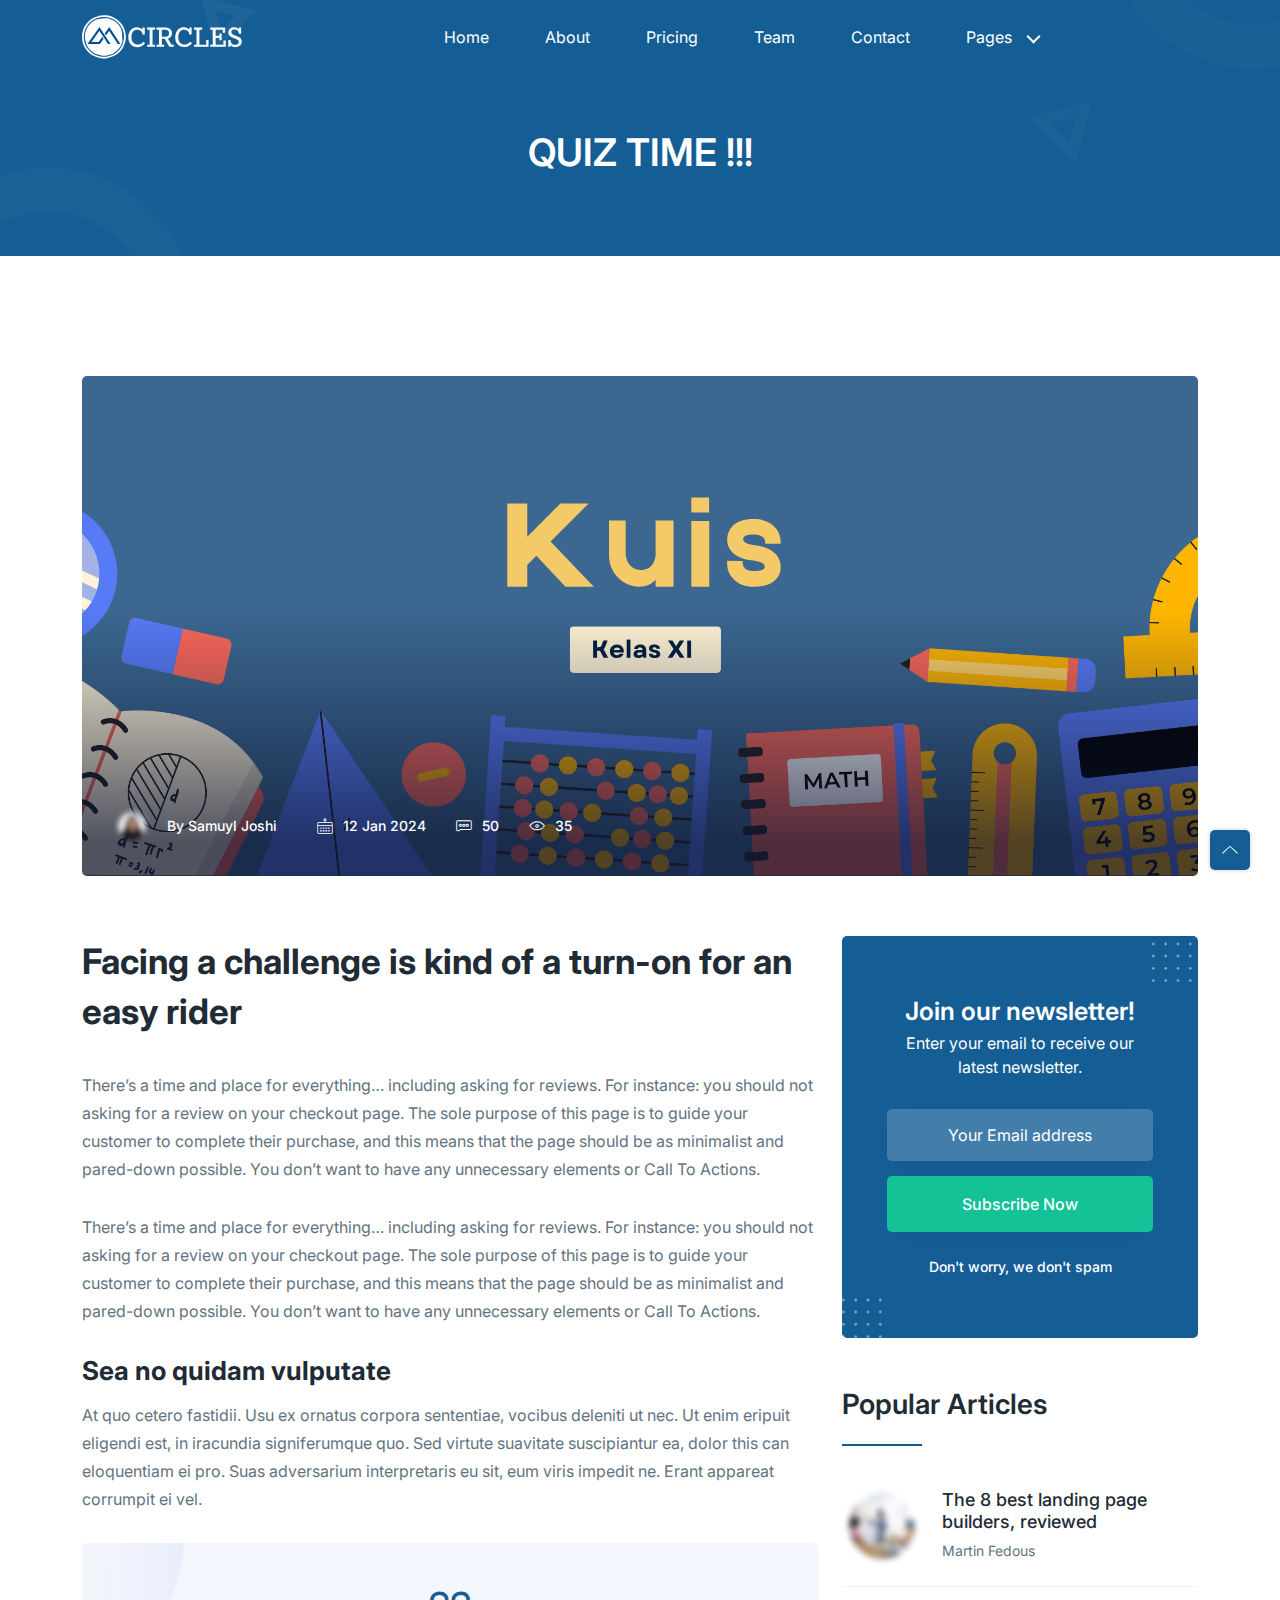
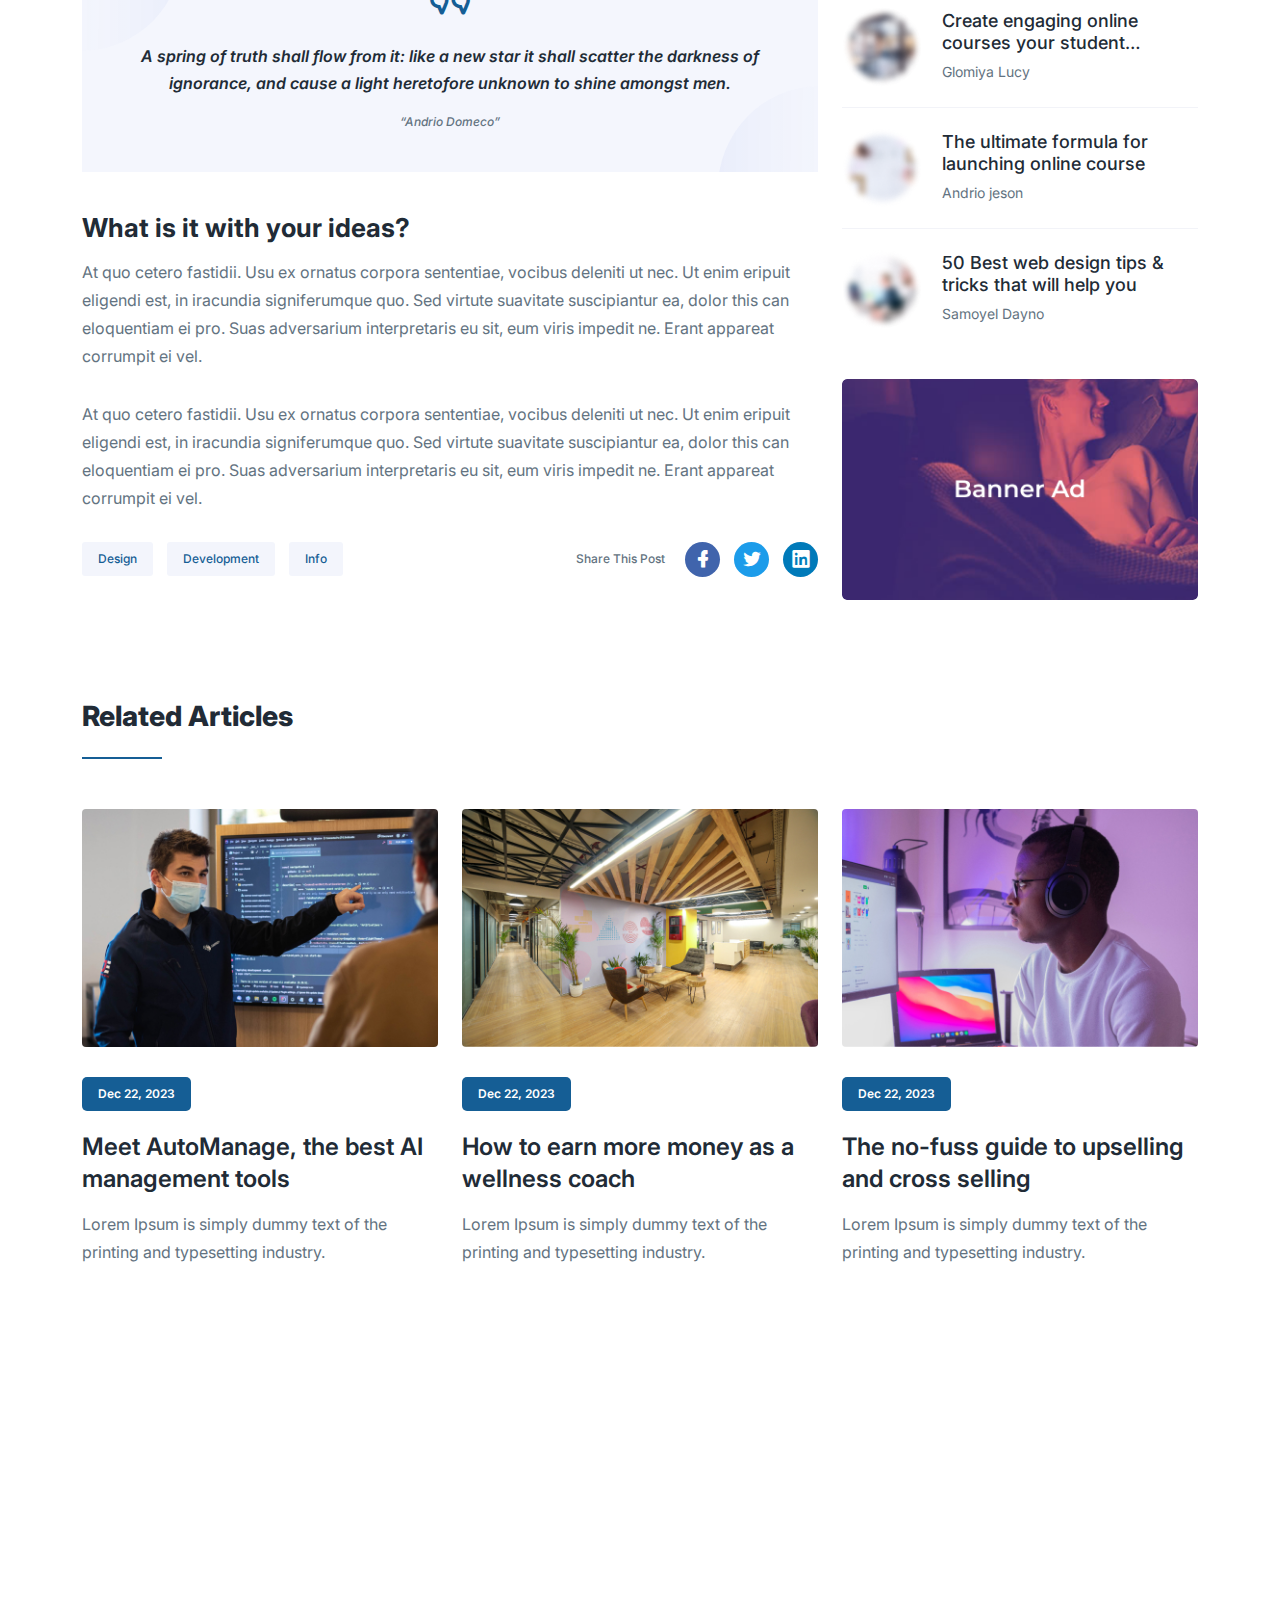
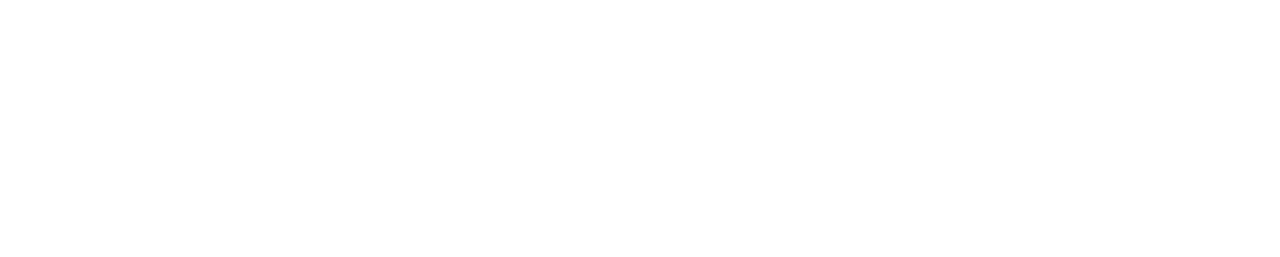
<file: quiz.html>
<!-- =========

	Template Name: Play
	Author: UIdeck
	Author URI: https://uideck.com/
	Support: https://uideck.com/support/
	Version: 1.1

========== -->

<!DOCTYPE html>
<html lang="en">
  <head>
    <meta charset="UTF-8" />
    <meta http-equiv="X-UA-Compatible" content="IE=edge" />
    <meta name="viewport" content="width=device-width, initial-scale=1.0" />
    <title>Quiz Math Circles</title>

    <!--====== Favicon Icon ======-->
    <link
      rel="shortcut icon"
      href="assets/images/icon.ico"
      type="image/svg"
    />

    <!-- ===== All CSS files ===== -->
    <link rel="stylesheet" href="assets/css/bootstrap.min.css" />
    <link rel="stylesheet" href="assets/css/animate.css" />
    <link rel="stylesheet" href="assets/css/lineicons.css" />
    <link rel="stylesheet" href="assets/css/ud-styles.css" />
  </head>
  <body>
    <!-- ====== Header Start ====== -->
    <header class="ud-header">
      <div class="container">
        <div class="row">
          <div class="col-lg-12">
            <nav class="navbar navbar-expand-lg">
              <a class="navbar-brand" href="index.html">
                <img src="assets/images/logo/logo4.svg" alt="Logo" />
              </a>
              <button class="navbar-toggler">
                <span class="toggler-icon"> </span>
                <span class="toggler-icon"> </span>
                <span class="toggler-icon"> </span>
              </button>

              <div class="navbar-collapse">
                <ul id="nav" class="navbar-nav mx-auto">
                  <li class="nav-item">
                    <a class="ud-menu-scroll" href="index.html">Home</a>
                  </li>

                  <li class="nav-item">
                    <a class="ud-menu-scroll" href="#about">About</a>
                  </li>
                  <li class="nav-item">
                    <a class="ud-menu-scroll" href="#pricing">Pricing</a>
                  </li>
                  <li class="nav-item">
                    <a class="ud-menu-scroll" href="#team">Team</a>
                  </li>
                  <li class="nav-item">
                    <a class="ud-menu-scroll" href="#contact">Contact</a>
                  </li>
                  <li class="nav-item nav-item-has-children">
                    <a href="javascript:void(0)"> Pages </a>
                    <ul class="ud-submenu">
                      <li class="ud-submenu-item">
                        <a href="about.html" class="ud-submenu-link">
                          About Page
                        </a>
                      </li>
                      <li class="ud-submenu-item">
                        <a href="pricing.html" class="ud-submenu-link">
                          Pricing Page
                        </a>
                      </li>
                      <li class="ud-submenu-item">
                        <a href="contact.html" class="ud-submenu-link">
                          Contact Page
                        </a>
                      </li>
                      <li class="ud-submenu-item">
                        <a href="blog.html" class="ud-submenu-link">
                          Blog Grid Page
                        </a>
                      </li>
                      <li class="ud-submenu-item">
                        <a href="blog-details.html" class="ud-submenu-link">
                          Blog Details Page
                        </a>
                      </li>
                      <li class="ud-submenu-item">
                        <a href="login.html" class="ud-submenu-link">
                          Sign In Page
                        </a>
                      </li>
                      <li class="ud-submenu-item">
                        <a href="404.html" class="ud-submenu-link">404 Page</a>
                      </li>
                    </ul>
                  </li>
                </ul>
              </div>

            </nav>
          </div>
        </div>
      </div>
    </header>
    <!-- ====== Header End ====== -->

    <!-- ====== Banner Start ====== -->
    <section class="ud-page-banner">
      <div class="container">
        <div class="row">
          <div class="col-lg-12">
            <div class="ud-banner-content">
              <h1>QUIZ TIME !!!</h1>
            </div>
          </div>
        </div>
      </div>
    </section>
    <!-- ====== Banner End ====== -->

    <!-- ====== Blog Details Start ====== -->
    <section class="ud-blog-details">
      <div class="container">
        <div class="row">
          <div class="col-lg-12">
            <div class="ud-blog-details-image">
              <img
                src="assets/images/blog/quiz.svg"
                alt="blog details"
              />
              <div class="ud-blog-overlay">
                <div class="ud-blog-overlay-content">
                  <div class="ud-blog-author">
                    <img src="assets/images/blog/author-01.png" alt="author" />
                    <span>
                      By <a href="javascript:void(0)"> Samuyl Joshi </a>
                    </span>
                  </div>

                  <div class="ud-blog-meta">
                    <p class="date">
                      <i class="lni lni-calendar"></i> <span>12 Jan 2024</span>
                    </p>
                    <p class="comment">
                      <i class="lni lni-comments"></i> <span>50</span>
                    </p>
                    <p class="view">
                      <i class="lni lni-eye"></i> <span>35</span>
                    </p>
                  </div>
                </div>
              </div>
            </div>
          </div>

          <div class="col-lg-8">
            <div class="ud-blog-details-content">
              <h2 class="ud-blog-details-title">
                Facing a challenge is kind of a turn-on for an easy rider
              </h2>
              <p class="ud-blog-details-para">
                There’s a time and place for everything… including asking for
                reviews. For instance: you should not asking for a review on
                your checkout page. The sole purpose of this page is to guide
                your customer to complete their purchase, and this means that
                the page should be as minimalist and pared-down possible. You
                don’t want to have any unnecessary elements or Call To Actions.
              </p>
              <p class="ud-blog-details-para">
                There’s a time and place for everything… including asking for
                reviews. For instance: you should not asking for a review on
                your checkout page. The sole purpose of this page is to guide
                your customer to complete their purchase, and this means that
                the page should be as minimalist and pared-down possible. You
                don’t want to have any unnecessary elements or Call To Actions.
              </p>
              <h3 class="ud-blog-details-subtitle">Sea no quidam vulputate</h3>
              <p class="ud-blog-details-para">
                At quo cetero fastidii. Usu ex ornatus corpora sententiae,
                vocibus deleniti ut nec. Ut enim eripuit eligendi est, in
                iracundia signiferumque quo. Sed virtute suavitate suscipiantur
                ea, dolor this can eloquentiam ei pro. Suas adversarium
                interpretaris eu sit, eum viris impedit ne. Erant appareat
                corrumpit ei vel.
              </p>

              <div class="ud-blog-quote">
                <i class="lni lni-quotation"></i>
                <p>
                  A spring of truth shall flow from it: like a new star it shall
                  scatter the darkness of ignorance, and cause a light
                  heretofore unknown to shine amongst men.
                </p>
                <h6>“Andrio Domeco”</h6>
              </div>
              <h3 class="ud-blog-details-subtitle">
                What is it with your ideas?
              </h3>
              <p class="ud-blog-details-para">
                At quo cetero fastidii. Usu ex ornatus corpora sententiae,
                vocibus deleniti ut nec. Ut enim eripuit eligendi est, in
                iracundia signiferumque quo. Sed virtute suavitate suscipiantur
                ea, dolor this can eloquentiam ei pro. Suas adversarium
                interpretaris eu sit, eum viris impedit ne. Erant appareat
                corrumpit ei vel.
              </p>
              <p class="ud-blog-details-para">
                At quo cetero fastidii. Usu ex ornatus corpora sententiae,
                vocibus deleniti ut nec. Ut enim eripuit eligendi est, in
                iracundia signiferumque quo. Sed virtute suavitate suscipiantur
                ea, dolor this can eloquentiam ei pro. Suas adversarium
                interpretaris eu sit, eum viris impedit ne. Erant appareat
                corrumpit ei vel.
              </p>

              <div class="ud-blog-details-action">
                <ul class="ud-blog-tags">
                  <li>
                    <a href="javascript:void(0)">Design</a>
                  </li>
                  <li>
                    <a href="javascript:void(0)">Development</a>
                  </li>
                  <li>
                    <a href="javascript:void(0)">Info</a>
                  </li>
                </ul>
                <div class="ud-blog-share">
                  <h6>Share This Post</h6>
                  <ul class="ud-blog-share-links">
                    <li>
                      <a href="javascript:void(0)" class="facebook">
                        <i class="lni lni-facebook-filled"></i>
                      </a>
                    </li>
                    <li>
                      <a href="javascript:void(0)" class="twitter">
                        <i class="lni lni-twitter-filled"></i>
                      </a>
                    </li>
                    <li>
                      <a href="javascript:void(0)" class="linkedin">
                        <i class="lni lni-linkedin-original"></i>
                      </a>
                    </li>
                  </ul>
                </div>
              </div>
            </div>
          </div>
          <div class="col-lg-4">
            <div class="ud-blog-sidebar">
              <div class="ud-newsletter-box">
                <img
                  src="assets/images/blog/dotted-shape.svg"
                  alt="shape"
                  class="shape shape-1"
                />
                <img
                  src="assets/images/blog/dotted-shape.svg"
                  alt="shape"
                  class="shape shape-2"
                />
                <h3 class="ud-newsletter-title">Join our newsletter!</h3>
                <p>Enter your email to receive our latest newsletter.</p>
                <form class="ud-newsletter-form">
                  <input
                    type="email"
                    name="email"
                    placeholder="Your Email address"
                  />
                  <button class="ud-main-btn">Subscribe Now</button>
                  <p class="ud-newsletter-note">Don't worry, we don't spam</p>
                </form>
              </div>

              <div class="ud-articles-box">
                <h3 class="ud-articles-box-title">Popular Articles</h3>
                <ul class="ud-articles-list">
                  <li>
                    <div class="ud-article-image">
                      <img
                        src="assets/images/blog/article-author-01.png"
                        alt="author"
                      />
                    </div>
                    <div class="ud-article-content">
                      <h5 class="ud-article-title">
                        <a href="javascript:void(0)">
                          The 8 best landing page builders, reviewed
                        </a>
                      </h5>
                      <p class="ud-article-author">Martin Fedous</p>
                    </div>
                  </li>
                  <li>
                    <div class="ud-article-image">
                      <img
                        src="assets/images/blog/article-author-02.png"
                        alt="author"
                      />
                    </div>
                    <div class="ud-article-content">
                      <h5 class="ud-article-title">
                        <a href="javascript:void(0)">
                          Create engaging online courses your student…
                        </a>
                      </h5>
                      <p class="ud-article-author">Glomiya Lucy</p>
                    </div>
                  </li>
                  <li>
                    <div class="ud-article-image">
                      <img
                        src="assets/images/blog/article-author-03.png"
                        alt="author"
                      />
                    </div>
                    <div class="ud-article-content">
                      <h5 class="ud-article-title">
                        <a href="javascript:void(0)">
                          The ultimate formula for launching online course
                        </a>
                      </h5>
                      <p class="ud-article-author">Andrio jeson</p>
                    </div>
                  </li>
                  <li>
                    <div class="ud-article-image">
                      <img
                        src="assets/images/blog/article-author-04.png"
                        alt="author"
                      />
                    </div>
                    <div class="ud-article-content">
                      <h5 class="ud-article-title">
                        <a href="javascript:void(0)">
                          50 Best web design tips & tricks that will help you
                        </a>
                      </h5>
                      <p class="ud-article-author">Samoyel Dayno</p>
                    </div>
                  </li>
                </ul>
              </div>

              <div class="ud-banner-ad">
                <a href="javascript:void(0)">
                  <img
                    src="assets/images/blog/bannder-ad.png"
                    alt="ad banner"
                  />
                </a>
              </div>
            </div>
          </div>
        </div>
      </div>
    </section>
    <!-- ====== Blog Details End ====== -->

    <!-- ====== Blog Start ====== -->
    <section class="ud-blog-grids ud-related-articles">
      <div class="container">
        <div class="row col-lg-12">
          <div class="ud-related-title">
            <h2 class="ud-related-articles-title">Related Articles</h2>
          </div>
        </div>
        <div class="row">
          <div class="col-lg-4 col-md-6">
            <div class="ud-single-blog">
              <div class="ud-blog-image">
                <a href="blog-details.html">
                  <img src="assets/images/blog/blog-01.jpg" alt="blog" />
                </a>
              </div>
              <div class="ud-blog-content">
                <span class="ud-blog-date">Dec 22, 2023</span>
                <h3 class="ud-blog-title">
                  <a href="blog-details.html">
                    Meet AutoManage, the best AI management tools
                  </a>
                </h3>
                <p class="ud-blog-desc">
                  Lorem Ipsum is simply dummy text of the printing and
                  typesetting industry.
                </p>
              </div>
            </div>
          </div>
          <div class="col-lg-4 col-md-6">
            <div class="ud-single-blog">
              <div class="ud-blog-image">
                <a href="blog-details.html">
                  <img src="assets/images/blog/blog-02.jpg" alt="blog" />
                </a>
              </div>
              <div class="ud-blog-content">
                <span class="ud-blog-date">Dec 22, 2023</span>
                <h3 class="ud-blog-title">
                  <a href="blog-details.html">
                    How to earn more money as a wellness coach
                  </a>
                </h3>
                <p class="ud-blog-desc">
                  Lorem Ipsum is simply dummy text of the printing and
                  typesetting industry.
                </p>
              </div>
            </div>
          </div>
          <div class="col-lg-4 col-md-6">
            <div class="ud-single-blog">
              <div class="ud-blog-image">
                <a href="blog-details.html">
                  <img src="assets/images/blog/blog-03.jpg" alt="blog" />
                </a>
              </div>
              <div class="ud-blog-content">
                <span class="ud-blog-date">Dec 22, 2023</span>
                <h3 class="ud-blog-title">
                  <a href="blog-details.html">
                    The no-fuss guide to upselling and cross selling
                  </a>
                </h3>
                <p class="ud-blog-desc">
                  Lorem Ipsum is simply dummy text of the printing and
                  typesetting industry.
                </p>
              </div>
            </div>
          </div>
        </div>
      </div>
    </section>
    <!-- ====== Blog End ====== -->

    <!-- ====== Footer Start ====== -->
    <footer class="ud-footer wow fadeInUp" data-wow-delay=".15s">
      <div class="shape shape-1">
        <img src="assets/images/footer/shape-1.svg" alt="shape" />
      </div>
      <div class="shape shape-2">
        <img src="assets/images/footer/shape-2.svg" alt="shape" />
      </div>
      <div class="shape shape-3">
        <img src="assets/images/footer/shape-3.svg" alt="shape" />
      </div>
      <div class="ud-footer-widgets">
        <div class="container">
          <div class="row">
            <div class="col-xl-3 col-lg-4 col-md-6">
              <div class="ud-widget">
                <a href="index.html" class="ud-footer-logo">
                  <img src="assets/images/logo/logo.svg" alt="logo" />
                </a>
                <p class="ud-widget-desc">
                  We create digital experiences for brands and companies by
                  using technology.
                </p>
                <ul class="ud-widget-socials">
                  <li>
                    <a href="https://twitter.com/MusharofChy">
                      <i class="lni lni-facebook-filled"></i>
                    </a>
                  </li>
                  <li>
                    <a href="https://twitter.com/MusharofChy">
                      <i class="lni lni-twitter-filled"></i>
                    </a>
                  </li>
                  <li>
                    <a href="https://twitter.com/MusharofChy">
                      <i class="lni lni-instagram-filled"></i>
                    </a>
                  </li>
                  <li>
                    <a href="https://twitter.com/MusharofChy">
                      <i class="lni lni-linkedin-original"></i>
                    </a>
                  </li>
                </ul>
              </div>
            </div>

            <div class="col-xl-2 col-lg-2 col-md-6 col-sm-6">
              <div class="ud-widget">
                <h5 class="ud-widget-title">About Us</h5>
                <ul class="ud-widget-links">
                  <li>
                    <a href="javascript:void(0)">Home</a>
                  </li>
                  <li>
                    <a href="javascript:void(0)">Features</a>
                  </li>
                  <li>
                    <a href="javascript:void(0)">About</a>
                  </li>
                  <li>
                    <a href="javascript:void(0)">Testimonial</a>
                  </li>
                </ul>
              </div>
            </div>
            <div class="col-xl-2 col-lg-3 col-md-6 col-sm-6">
              <div class="ud-widget">
                <h5 class="ud-widget-title">Features</h5>
                <ul class="ud-widget-links">
                  <li>
                    <a href="javascript:void(0)">How it works</a>
                  </li>
                  <li>
                    <a href="javascript:void(0)">Privacy policy</a>
                  </li>
                  <li>
                    <a href="javascript:void(0)">Terms of service</a>
                  </li>
                  <li>
                    <a href="javascript:void(0)">Refund policy</a>
                  </li>
                </ul>
              </div>
            </div>
            <div class="col-xl-2 col-lg-3 col-md-6 col-sm-6">
              <div class="ud-widget">
                <h5 class="ud-widget-title">Our Products</h5>
                <ul class="ud-widget-links">
                  <li>
                    <a
                      href="https://lineicons.com/"
                      rel="nofollow noopner"
                      target="_blank"
                      >Lineicons
                    </a>
                  </li>
                  <li>
                    <a
                      href="https://ecommercehtml.com/"
                      rel="nofollow noopner"
                      target="_blank"
                      >Ecommerce HTML</a
                    >
                  </li>
                  <li>
                    <a
                      href="https://ayroui.com/"
                      rel="nofollow noopner"
                      target="_blank"
                      >Ayro UI</a
                    >
                  </li>
                  <li>
                    <a
                      href="https://graygrids.com/"
                      rel="nofollow noopner"
                      target="_blank"
                      >Plain Admin</a
                    >
                  </li>
                </ul>
              </div>
            </div>
            <div class="col-xl-3 col-lg-6 col-md-8 col-sm-10">
              <div class="ud-widget">
                <h5 class="ud-widget-title">Partners</h5>
                <ul class="ud-widget-brands">
                  <li>
                    <a
                      href="https://ayroui.com/"
                      rel="nofollow noopner"
                      target="_blank"
                    >
                      <img
                        src="assets/images/footer/brands/ayroui.svg"
                        alt="ayroui"
                      />
                    </a>
                  </li>
                  <li>
                    <a
                      href="https://ecommercehtml.com/"
                      rel="nofollow noopner"
                      target="_blank"
                    >
                      <img
                        src="assets/images/footer/brands/ecommerce-html.svg"
                        alt="ecommerce-html"
                      />
                    </a>
                  </li>
                  <li>
                    <a
                      href="https://graygrids.com/"
                      rel="nofollow noopner"
                      target="_blank"
                    >
                      <img
                        src="assets/images/footer/brands/graygrids.svg"
                        alt="graygrids"
                      />
                    </a>
                  </li>
                  <li>
                    <a
                      href="https://lineicons.com/"
                      rel="nofollow noopner"
                      target="_blank"
                    >
                      <img
                        src="assets/images/footer/brands/lineicons.svg"
                        alt="lineicons"
                      />
                    </a>
                  </li>
                  <li>
                    <a
                      href="https://uideck.com/"
                      rel="nofollow noopner"
                      target="_blank"
                    >
                      <img
                        src="assets/images/footer/brands/uideck.svg"
                        alt="uideck"
                      />
                    </a>
                  </li>
                  <li>
                    <a
                      href="https://tailwindtemplates.co/"
                      rel="nofollow noopner"
                      target="_blank"
                    >
                      <img
                        src="assets/images/footer/brands/tailwindtemplates.svg"
                        alt="tailwindtemplates"
                      />
                    </a>
                  </li>
                </ul>
              </div>
            </div>
          </div>
        </div>
      </div>
      <div class="ud-footer-bottom">
        <div class="container">
          <div class="row">
            <div class="col-md-8">
              <ul class="ud-footer-bottom-left">
                <li>
                  <a href="javascript:void(0)">Privacy policy</a>
                </li>
                <li>
                  <a href="javascript:void(0)">Support policy</a>
                </li>
                <li>
                  <a href="javascript:void(0)">Terms of service</a>
                </li>
              </ul>
            </div>
            <div class="col-md-4">
              <p class="ud-footer-bottom-right">
                Designed and Developed by
                <a href="https://uideck.com" rel="nofollow">UIdeck</a>
              </p>
            </div>
          </div>
        </div>
      </div>
    </footer>
    <!-- ====== Footer End ====== -->

    <!-- ====== Back To Top Start ====== -->
    <a href="javascript:void(0)" class="back-to-top">
      <i class="lni lni-chevron-up"> </i>
    </a>
    <!-- ====== Back To Top End ====== -->

    <!-- ====== All Javascript Files ====== -->
    <script src="assets/js/bootstrap.bundle.min.js"></script>
    <script src="assets/js/wow.min.js"></script>
    <script src="assets/js/main.js"></script>
  </body>
</html>
</file>
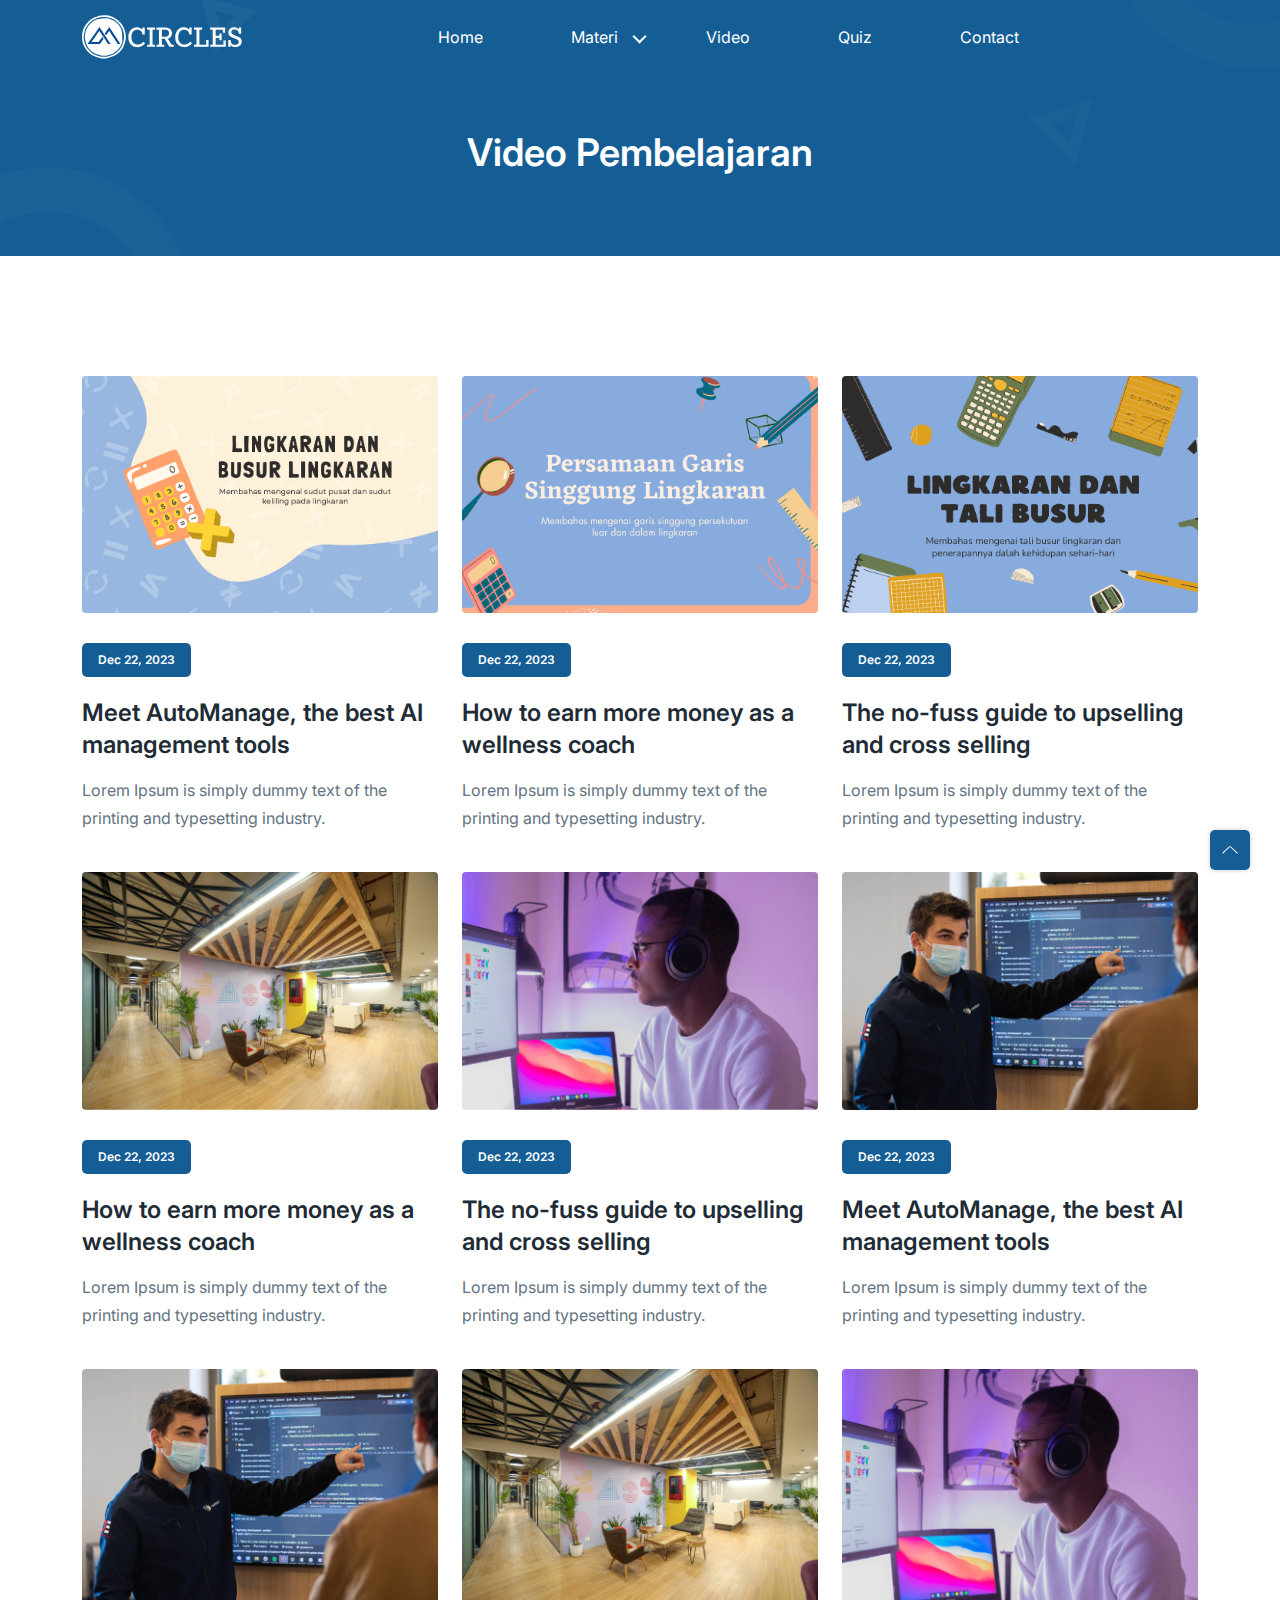
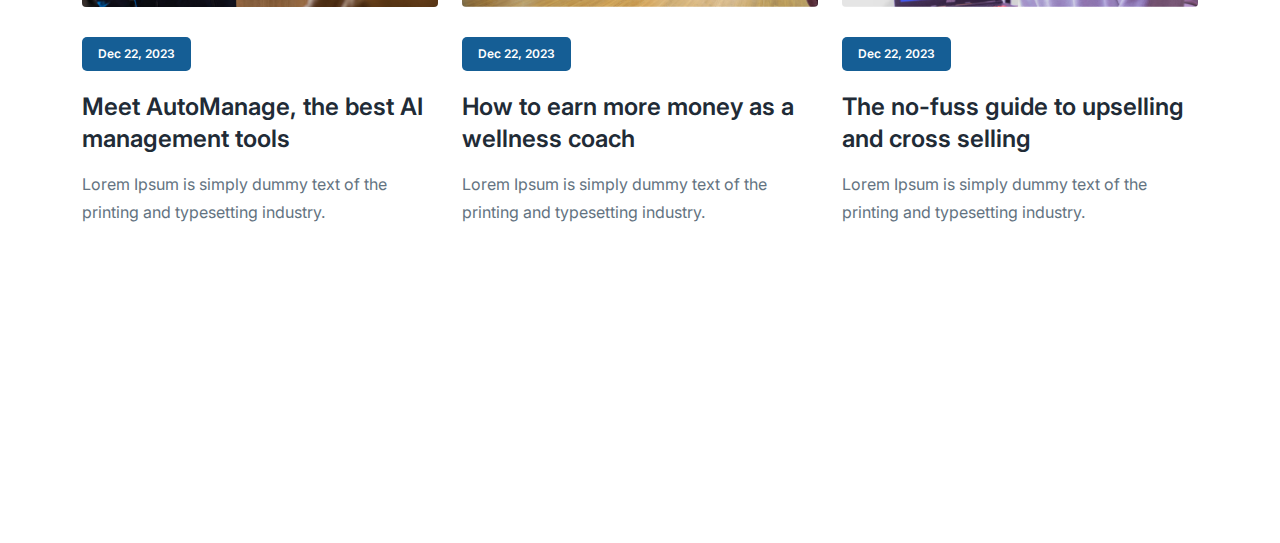
<file: video.html>
<!-- =========

	Template Name: Play
	Author: UIdeck
	Author URI: https://uideck.com/
	Support: https://uideck.com/support/
	Version: 1.1

========== -->

<!DOCTYPE html>
<html lang="en">
  <head>
    <meta charset="UTF-8" />
    <meta http-equiv="X-UA-Compatible" content="IE=edge" />
    <meta name="viewport" content="width=device-width, initial-scale=1.0" />
    <title>Video Pembelajaran</title>

    <!--====== Favicon Icon ======-->
    <link
      rel="shortcut icon"
      href="assets/images/icon.ico"
      type="image/svg"
    />

    <!-- ===== All CSS files ===== -->
    <link rel="stylesheet" href="assets/css/bootstrap.min.css" />
    <link rel="stylesheet" href="assets/css/animate.css" />
    <link rel="stylesheet" href="assets/css/lineicons.css" />
    <link rel="stylesheet" href="assets/css/ud-styles.css" />
  </head>
  <body>
    <!-- ====== Header Start ====== -->
    <header class="ud-header">
      <div class="container">
        <div class="row">
          <div class="col-lg-12">
            <nav class="navbar navbar-expand-lg">
              <a class="navbar-brand" href="index.html">
                <img src="assets/images/logo/logo4.svg" alt="Logo" />
              </a>
              <button class="navbar-toggler">
                <span class="toggler-icon"> </span>
                <span class="toggler-icon"> </span>
                <span class="toggler-icon"> </span>
              </button>

              <div class="navbar-collapse">
                <ul id="nav" class="navbar-nav mx-auto">
                  <li class="nav-item mx-3">
                    <a class="ud-menu-scroll" href="index.html">Home</a>
                  </li>
                  <li class="nav-item nav-item-has-children mx-3">
                    <a href="javascript:void(0)"> Materi </a>
                    <ul class="ud-submenu">
                        <li class="ud-submenu-item">
                            <a href="materi1.html" class="ud-submenu-link">
                              Lingkaran dan Busur Lingkaran
                            </a>
                        </li>
                        <li class="ud-submenu-item">
                            <a href="materi2.html" class="ud-submenu-link">
                              Persamaan Garis Singgung Lingkaran
                            </a>
                        </li>
                        <li class="ud-submenu-item">
                            <a href="materi3.html" class="ud-submenu-link">
                              Lingkaran dan Tali Busur Lingkaran
                            </a>
                        </li>
                    </ul>
                  </li>
                  <li class="nav-item mx-3">
                    <a class="ud-menu-scroll" href="video.html">Video</a>
                  </li>
                  <li class="nav-item mx-3">
                    <a class="ud-menu-scroll" href="quiz.html">Quiz</a>
                  </li>
                  <li class="nav-item mx-3">
                    <a class="ud-menu-scroll" href="contact.html">Contact</a>
                  </li>
                </ul>
              </div>

            </nav>
          </div>
        </div>
      </div>
    </header>
    <!-- ====== Header End ====== -->

    <!-- ====== Banner Start ====== -->
    <section class="ud-page-banner">
      <div class="container">
        <div class="row">
          <div class="col-lg-12">
            <div class="ud-banner-content">
              <h1>Video Pembelajaran</h1>
            </div>
          </div>
        </div>
      </div>
    </section>
    <!-- ====== Banner End ====== -->

    <!-- ====== Blog Start ====== -->
    <section class="ud-blog-grids">
      <div class="container">
        <div class="row">
          <div class="col-lg-4 col-md-6">
            <div class="ud-single-blog">
              <div class="ud-blog-image">
                <a href="blog-details.html">
                  <img src="assets/images/blog/8.png" alt="blog" />
                </a>
              </div>
              <div class="ud-blog-content">
                <span class="ud-blog-date">Dec 22, 2023</span>
                <h3 class="ud-blog-title">
                  <a href="blog-details.html">
                    Meet AutoManage, the best AI management tools
                  </a>
                </h3>
                <p class="ud-blog-desc">
                  Lorem Ipsum is simply dummy text of the printing and
                  typesetting industry.
                </p>
              </div>
            </div>
          </div>
          <div class="col-lg-4 col-md-6">
            <div class="ud-single-blog">
              <div class="ud-blog-image">
                <a href="blog-details.html">
                  <img src="assets/images/blog/9.png" alt="blog" />
                </a>
              </div>
              <div class="ud-blog-content">
                <span class="ud-blog-date">Dec 22, 2023</span>
                <h3 class="ud-blog-title">
                  <a href="blog-details.html">
                    How to earn more money as a wellness coach
                  </a>
                </h3>
                <p class="ud-blog-desc">
                  Lorem Ipsum is simply dummy text of the printing and
                  typesetting industry.
                </p>
              </div>
            </div>
          </div>
          <div class="col-lg-4 col-md-6">
            <div class="ud-single-blog">
              <div class="ud-blog-image">
                <a href="blog-details.html">
                  <img src="assets/images/blog/10.png" alt="blog" />
                </a>
              </div>
              <div class="ud-blog-content">
                <span class="ud-blog-date">Dec 22, 2023</span>
                <h3 class="ud-blog-title">
                  <a href="blog-details.html">
                    The no-fuss guide to upselling and cross selling
                  </a>
                </h3>
                <p class="ud-blog-desc">
                  Lorem Ipsum is simply dummy text of the printing and
                  typesetting industry.
                </p>
              </div>
            </div>
          </div>
          <div class="col-lg-4 col-md-6">
            <div class="ud-single-blog">
              <div class="ud-blog-image">
                <a href="blog-details.html">
                  <img src="assets/images/blog/blog-02.jpg" alt="blog" />
                </a>
              </div>
              <div class="ud-blog-content">
                <span class="ud-blog-date">Dec 22, 2023</span>
                <h3 class="ud-blog-title">
                  <a href="blog-details.html">
                    How to earn more money as a wellness coach
                  </a>
                </h3>
                <p class="ud-blog-desc">
                  Lorem Ipsum is simply dummy text of the printing and
                  typesetting industry.
                </p>
              </div>
            </div>
          </div>
          <div class="col-lg-4 col-md-6">
            <div class="ud-single-blog">
              <div class="ud-blog-image">
                <a href="blog-details.html">
                  <img src="assets/images/blog/blog-03.jpg" alt="blog" />
                </a>
              </div>
              <div class="ud-blog-content">
                <span class="ud-blog-date">Dec 22, 2023</span>
                <h3 class="ud-blog-title">
                  <a href="blog-details.html">
                    The no-fuss guide to upselling and cross selling
                  </a>
                </h3>
                <p class="ud-blog-desc">
                  Lorem Ipsum is simply dummy text of the printing and
                  typesetting industry.
                </p>
              </div>
            </div>
          </div>
          <div class="col-lg-4 col-md-6">
            <div class="ud-single-blog">
              <div class="ud-blog-image">
                <a href="blog-details.html">
                  <img src="assets/images/blog/blog-01.jpg" alt="blog" />
                </a>
              </div>
              <div class="ud-blog-content">
                <span class="ud-blog-date">Dec 22, 2023</span>
                <h3 class="ud-blog-title">
                  <a href="blog-details.html">
                    Meet AutoManage, the best AI management tools
                  </a>
                </h3>
                <p class="ud-blog-desc">
                  Lorem Ipsum is simply dummy text of the printing and
                  typesetting industry.
                </p>
              </div>
            </div>
          </div>
          <div class="col-lg-4 col-md-6">
            <div class="ud-single-blog">
              <div class="ud-blog-image">
                <a href="blog-details.html">
                  <img src="assets/images/blog/blog-01.jpg" alt="blog" />
                </a>
              </div>
              <div class="ud-blog-content">
                <span class="ud-blog-date">Dec 22, 2023</span>
                <h3 class="ud-blog-title">
                  <a href="blog-details.html">
                    Meet AutoManage, the best AI management tools
                  </a>
                </h3>
                <p class="ud-blog-desc">
                  Lorem Ipsum is simply dummy text of the printing and
                  typesetting industry.
                </p>
              </div>
            </div>
          </div>
          <div class="col-lg-4 col-md-6">
            <div class="ud-single-blog">
              <div class="ud-blog-image">
                <a href="blog-details.html">
                  <img src="assets/images/blog/blog-02.jpg" alt="blog" />
                </a>
              </div>
              <div class="ud-blog-content">
                <span class="ud-blog-date">Dec 22, 2023</span>
                <h3 class="ud-blog-title">
                  <a href="blog-details.html">
                    How to earn more money as a wellness coach
                  </a>
                </h3>
                <p class="ud-blog-desc">
                  Lorem Ipsum is simply dummy text of the printing and
                  typesetting industry.
                </p>
              </div>
            </div>
          </div>
          <div class="col-lg-4 col-md-6">
            <div class="ud-single-blog">
              <div class="ud-blog-image">
                <a href="blog-details.html">
                  <img src="assets/images/blog/blog-03.jpg" alt="blog" />
                </a>
              </div>
              <div class="ud-blog-content">
                <span class="ud-blog-date">Dec 22, 2023</span>
                <h3 class="ud-blog-title">
                  <a href="blog-details.html">
                    The no-fuss guide to upselling and cross selling
                  </a>
                </h3>
                <p class="ud-blog-desc">
                  Lorem Ipsum is simply dummy text of the printing and
                  typesetting industry.
                </p>
              </div>
            </div>
          </div>
        </div>
      </div>
    </section>
    <!-- ====== Blog End ====== -->

    <!-- ====== Footer Start ====== -->
    <footer class="ud-footer wow fadeInUp" data-wow-delay=".15s">
      <div class="shape shape-1">
        <img src="assets/images/footer/shape-1.svg" alt="shape" />
      </div>
      <div class="shape shape-2">
        <img src="assets/images/footer/shape-2.svg" alt="shape" />
      </div>
      <div class="shape shape-3">
        <img src="assets/images/footer/shape-3.svg" alt="shape" />
      </div>

      <div class="ud-footer-bottom">
        <div class="container">
          <div class="row">
            <div class="col-md-8">
              <ul class="ud-footer-bottom-left">
                <li>
                  <a href="javascript:void(0)">Privacy policy</a>
                </li>
                <li>
                  <a href="javascript:void(0)">Support policy</a>
                </li>
                <li>
                  <a href="javascript:void(0)">Terms of service</a>
                </li>
              </ul>
            </div>
            <div class="col-md-4">
              <p class="ud-footer-bottom-right">
                Designed and Developed by
                <a href="https://uideck.com" rel="nofollow">UIdeck</a>
              </p>
            </div>
          </div>
        </div>
      </div>
    </footer>
    <!-- ====== Footer End ====== -->

    <!-- ====== Back To Top Start ====== -->
    <a href="javascript:void(0)" class="back-to-top">
      <i class="lni lni-chevron-up"> </i>
    </a>
    <!-- ====== Back To Top End ====== -->

    <!-- ====== All Javascript Files ====== -->
    <script src="assets/js/bootstrap.bundle.min.js"></script>
    <script src="assets/js/wow.min.js"></script>
    <script src="assets/js/main.js"></script>
  </body>
</html>
</file>
<file: assets/css/ud-styles.css>
/* =======

	Template Name: Play Bootstrap
	Author: UIdeck
	Author URI: https://uideck.com/
	Support: https://github.com/uideck/
	Version: 1.0

======== */
/*===========================
  COMMON css 
===========================*/
@import url("https://fonts.googleapis.com/css2?family=Inter:wght@200;300;400;500;600;700;800;900&display=swap");
:root {
  --font: "Inter", sans-serif;
  --body-color: #637381;
  --heading-color: #212b36;
  --primary-color: #155E95;
  --white: #ffffff;
}

/* * {
  border: 1px solid red;
} */

body {
  font-family: var(--font);
  font-weight: normal;
  font-style: normal;
  color: var(--body-color);
  overflow-x: hidden;
}

* {
  margin: 0;
  padding: 0;
  -webkit-box-sizing: border-box;
  box-sizing: border-box;
}

img {
  max-width: 100%;
}

a,
button,
input,
textarea {
  -webkit-transition: all 0.3s ease-out 0s;
  transition: all 0.3s ease-out 0s;
}

a,
a:focus,
input:focus,
textarea:focus,
button:focus,
.navbar-toggler:focus {
  text-decoration: none;
  outline: none;
  -webkit-box-shadow: none;
          box-shadow: none;
}

a:focus,
a:hover {
  text-decoration: none;
}

i,
span,
a {
  display: inline-block;
}

audio,
canvas,
iframe,
img,
svg,
video {
  vertical-align: middle;
}

h1,
h2,
h3,
h4,
h5,
h6 {
  font-weight: 700;
  color: var(--heading-color);
  margin: 0px;
}

h1 {
  font-size: 48px;
}

h2 {
  font-size: 36px;
}

h3 {
  font-size: 28px;
}

h4 {
  font-size: 22px;
}

h5 {
  font-size: 18px;
}

h6 {
  font-size: 16px;
}

ul,
ol {
  margin: 0px;
  padding: 0px;
  list-style-type: none;
}

.numbered-list {
  padding-left: 20px;
  list-style-type: decimal; /* Ensures numbers are displayed */
  font-size: 18px; /* Adjusts font size for readability */
}

p {
  font-size: 16px;
  font-weight: 400;
  line-height: 26px;
  color: var(--body-color);
  margin: 0px;
}

.bg_cover {
  background-position: center center;
  background-size: cover;
  background-repeat: no-repeat;
  width: 100%;
  height: 100%;
}

/*===== All Button Style =====*/
.ud-main-btn {
  display: inline-block;
  text-align: center;
  white-space: nowrap;
  vertical-align: middle;
  font-weight: 500;
  font-size: 16px;
  border-radius: 5px;
  padding: 15px 25px;
  border: 1px solid transparent;
  color: var(--white);
  cursor: pointer;
  z-index: 5;
  -webkit-transition: all 0.4s ease-out 0s;
  transition: all 0.4s ease-out 0s;
  background: var(--primary-color);
  width: 150px;
  margin: 0 auto;
}

.ud-main-btn:hover {
  color: var(--white);
  background: var(--heading-color);
}

@media (max-width: 767px) {
  .container {
    padding-left: 40px;
    padding-right: 40px;
  }
}

@media only screen and (min-width: 576px) and (max-width: 767px) {
  .container {
    padding-left: 20px;
    padding-right: 20px;
  }
}

.back-to-top {
  width: 40px;
  height: 40px;
  line-height: 40px;
  background: var(--primary-color);
  -webkit-box-shadow: 0px 0px 5px rgba(0, 0, 0, 0.2);
          box-shadow: 0px 0px 5px rgba(0, 0, 0, 0.2);
  text-align: center;
  -webkit-box-pack: center;
      -ms-flex-pack: center;
          justify-content: center;
  -webkit-box-align: center;
      -ms-flex-align: center;
          align-items: center;
  border-radius: 5px;
  position: fixed;
  right: 30px;
  bottom: 30px;
  z-index: 99;
  color: var(--white);
}

.back-to-top:hover {
  color: var(--white);
  background: var(--heading-color);
}

/* ===== Header CSS ===== */
.ud-header {
  position: absolute;
  top: 0;
  left: 0;
  width: 100%;
  z-index: 99;
  -webkit-transition: all 0.3s ease-out 0s;
  transition: all 0.3s ease-out 0s;
}

.sticky {
  position: fixed;
  z-index: 99;
  background-color: rgba(255, 255, 255, 0.8);
  -webkit-backdrop-filter: blur(5px);
          backdrop-filter: blur(5px);
  -webkit-box-shadow: inset 0 -1px 0 0 rgba(0, 0, 0, 0.1);
  box-shadow: inset 0 -1px 0 0 rgba(0, 0, 0, 0.1);
  -webkit-transition: all 0.3s ease-out 0s;
  transition: all 0.3s ease-out 0s;
}

.sticky .navbar {
  padding: 0;
}

.navbar {
  padding: 0px 0;
  border-radius: 5px;
  position: relative;
  -webkit-transition: all 0.3s ease-out 0s;
  transition: all 0.3s ease-out 0s;
}

.navbar-brand {
  padding: 0;
}

@media only screen and (min-width: 768px) and (max-width: 991px), (max-width: 767px) {
  .navbar-brand {
    padding: 5px 0px;
  }
}

.navbar-brand img {
  max-width: 160px;
}

.navbar-toggler {
  padding: 0;
}

.navbar-toggler .toggler-icon {
  width: 30px;
  height: 2px;
  background-color: var(--white);
  display: block;
  margin: 5px 0;
  position: relative;
  -webkit-transition: all 0.3s ease-out 0s;
  transition: all 0.3s ease-out 0s;
}

.navbar-toggler.active .toggler-icon:nth-of-type(1) {
  -webkit-transform: rotate(45deg);
  transform: rotate(45deg);
  top: 7px;
}

.navbar-toggler.active .toggler-icon:nth-of-type(2) {
  opacity: 0;
}

.navbar-toggler.active .toggler-icon:nth-of-type(3) {
  -webkit-transform: rotate(135deg);
  transform: rotate(135deg);
  top: -7px;
}

@media only screen and (min-width: 768px) and (max-width: 991px), (max-width: 767px) {
  .navbar-collapse {
    position: absolute;
    top: 100%;
    right: 0;
    max-width: 300px;
    width: 100%;
    background-color: var(--white); 
    z-index: 9;
    -webkit-box-shadow: 0px 15px 20px 0px rgba(0, 0, 0, 0.1);
    box-shadow: 0px 15px 20px 0px rgba(0, 0, 0, 0.1);
    padding: 0px;
    display: none;
    border-radius: 5px;
  }
  .navbar-collapse.show {
    display: block;
  }
}

@media only screen and (min-width: 768px) and (max-width: 991px), (max-width: 767px) {
  .navbar-nav {
    padding: 20px 30px;
  }
}

.navbar-nav .nav-item {
  position: relative;
  padding: 0px 20px;
}

@media only screen and (min-width: 992px) and (max-width: 1199px) {
  .navbar-nav .nav-item {
    padding: 0px 12px;
  }
}

@media only screen and (min-width: 768px) and (max-width: 991px), (max-width: 767px) {
  .navbar-nav .nav-item {
    padding: 0px;
  }
}

.navbar-nav .nav-item > a {
  font-size: 16px;
  font-weight: 400;
  color: var(--white);
  -webkit-transition: all 0.3s ease-out 0s;
  transition: all 0.3s ease-out 0s;
  padding: 25px 8px;
  position: relative;
}

@media only screen and (min-width: 768px) and (max-width: 991px), (max-width: 767px) {
  .navbar-nav .nav-item > a {
    display: block;
    padding: 8px 0;
    color: var(--heading-color);
  }
}

.navbar-nav .nav-item > a:hover, .navbar-nav .nav-item > a.active {
  color: var(--white);
  opacity: 0.5;
}

@media only screen and (min-width: 768px) and (max-width: 991px), (max-width: 767px) {
  .navbar-nav .nav-item > a:hover, .navbar-nav .nav-item > a.active {
    color: var(--primary-color);
    opacity: 1;
  }
}

.navbar-nav .nav-item .ud-submenu {
  position: absolute;
  width: 250px;
  background: var(--white);
  top: 110%;
  padding: 20px 30px;
  -webkit-box-shadow: 0 15px 44px rgba(140, 140, 140, 0.18);
          box-shadow: 0 15px 44px rgba(140, 140, 140, 0.18);
  border-radius: 5px;
  opacity: 0;
  visibility: hidden;
  -webkit-transition: all 0.3s ease-out 0s;
  transition: all 0.3s ease-out 0s;
}

@media only screen and (min-width: 768px) and (max-width: 991px), (max-width: 767px) {
  .navbar-nav .nav-item .ud-submenu {
    position: static;
    -webkit-box-shadow: none;
            box-shadow: none;
    width: 100%;
    padding: 0px;
    opacity: 1;
    visibility: visible;
    display: none;
  }
}

.navbar-nav .nav-item .ud-submenu.show {
  display: block;
}

.navbar-nav .nav-item .ud-submenu .ud-submenu-link {
  padding: 7px 0;
  color: var(--heading-color);
  font-size: 14px;
}

.navbar-nav .nav-item .ud-submenu .ud-submenu-link:hover {
  color: var(--primary-color);
}

.navbar-nav .nav-item:hover > a {
  color: var(--white);
  opacity: 0.5;
}

@media only screen and (min-width: 768px) and (max-width: 991px), (max-width: 767px) {
  .navbar-nav .nav-item:hover > a {
    color: var(--primary-color);
    opacity: 1;
  }
}

.navbar-nav .nav-item:hover > .ud-submenu {
  opacity: 1;
  visibility: visible;
  top: 100%;
}

.navbar-nav .nav-item.nav-item-has-children > a {
  position: relative;
}

.navbar-nav .nav-item.nav-item-has-children > a::after {
  content: "";
  -webkit-box-sizing: border-box;
          box-sizing: border-box;
  position: absolute;
  width: 10px;
  height: 10px;
  border-bottom: 2px solid;
  border-right: 2px solid;
  -webkit-transform: rotate(45deg) translateY(-50%);
          transform: rotate(45deg) translateY(-50%);
  right: -15px;
  top: 50%;
  margin-top: -2px;
}

@media only screen and (min-width: 768px) and (max-width: 991px), (max-width: 767px) {
  .navbar-nav .nav-item.nav-item-has-children > a::after {
    right: 5px;
  }
}

@media only screen and (min-width: 768px) and (max-width: 991px), (max-width: 767px) {
  .navbar-btn {
    position: absolute;
    top: 50%;
    right: 50px;
    -webkit-transform: translateY(-50%);
    transform: translateY(-50%);
  }
}

.navbar-btn .ud-main-btn {
  padding: 8px 16px;
  background: transparent;
}

.navbar-btn .ud-login-btn:hover {
  opacity: 0.5;
}

.navbar-btn .ud-white-btn {
  background: rgba(255, 255, 255, 0.2);
}

.navbar-btn .ud-white-btn:hover {
  background: white;
  color: var(--heading-color);
}

.sticky .navbar-toggler .toggler-icon {
  background-color: var(--heading-color);
}

.sticky .navbar-nav .nav-item:hover > a {
  color: var(--primary-color);
  opacity: 1;
}

.sticky .navbar-nav .nav-item a {
  color: var(--heading-color);
}

.sticky .navbar-nav .nav-item a.active, .sticky .navbar-nav .nav-item a:hover {
  color: var(--primary-color);
  opacity: 1;
}

.sticky .navbar-btn .ud-main-btn.ud-login-btn {
  color: var(--heading-color);
}

.sticky .navbar-btn .ud-main-btn.ud-login-btn:hover {
  color: var(--primary-color);
  opacity: 1;
}

.sticky .navbar-btn .ud-white-btn {
  background: var(--primary-color);
  color: var(--white);
}

.sticky .navbar-btn .ud-white-btn:hover {
  background: var(--heading-color);
}

/* ===== Hero CSS ===== */
.ud-hero {
  background: var(--primary-color);
  padding-top: 180px;
}

@media only screen and (min-width: 768px) and (max-width: 991px) {
  .ud-hero {
    padding-top: 160px;
  }
}

@media (max-width: 767px) {
  .ud-hero {
    padding-top: 130px;
  }
}

.ud-hero-content {
  max-width: 780px;
  margin: auto;
  margin-bottom: 30px;
}

.ud-hero-content .ud-hero-title {
  color: var(--white);
  font-weight: 700;
  font-size: 45px;
  line-height: 60px;
  text-align: center;
  margin-bottom: 30px;
}

@media only screen and (min-width: 768px) and (max-width: 991px) {
  .ud-hero-content .ud-hero-title {
    font-size: 38px;
    line-height: 50px;
  }
}

@media (max-width: 767px) {
  .ud-hero-content .ud-hero-title {
    font-size: 26px;
    line-height: 38px;
  }
}

.ud-hero-content .ud-hero-desc {
  font-weight: normal;
  font-size: 20px;
  line-height: 35px;
  text-align: center;
  color: var(--white);
  opacity: 0.8;
  max-width: 600px;
  margin: auto;
  margin-bottom: 30px;
}

@media (max-width: 767px) {
  .ud-hero-content .ud-hero-desc {
    font-size: 16px;
    line-height: 30px;
  }
}

.ud-hero-buttons {
  display: -webkit-box;
  display: -ms-flexbox;
  display: flex;
  -webkit-box-align: center;
      -ms-flex-align: center;
          align-items: center;
  -webkit-box-pack: center;
      -ms-flex-pack: center;
          justify-content: center;
}

.ud-hero-buttons .ud-main-btn {
  margin: 8px;
}

@media (max-width: 767px) {
  .ud-hero-buttons .ud-main-btn {
    margin: 5px;
  }
}

@media (max-width: 767px) {
  .ud-hero-buttons .ud-main-btn {
    padding: 12px 16px;
  }
}

.ud-hero-buttons .ud-white-btn {
  background: var(--white);
  color: var(--heading-color);
}

.ud-hero-buttons .ud-white-btn:hover {
  -webkit-box-shadow: 0px 0px 25px rgba(0, 0, 0, 0.2);
          box-shadow: 0px 0px 25px rgba(0, 0, 0, 0.2);
  background: #fefefe;
  color: var(--primary-color);
}

.ud-hero-buttons .ud-link-btn:hover {
  color: var(--white);
  background: transparent;
  opacity: 0.5;
}

.ud-hero-brands-wrapper {
  text-align: center;
  margin-bottom: 40px;
}

.ud-hero-brands-wrapper img {
  -webkit-transition: all 0.3s;
  transition: all 0.3s;
  opacity: 0.5;
  max-width: 250px;
}

.ud-hero-brands-wrapper img:hover {
  opacity: 1;
}

.ud-hero-image {
  max-width: 845px;
  margin: auto;
  text-align: center;
  position: relative;
  z-index: 1;
}

.ud-hero-image img {
  max-width: 100%;
  text-align: center;
}

.ud-hero-image .shape {
  position: absolute;
  z-index: -1;
}

.ud-hero-image .shape.shape-1 {
  bottom: 0;
  left: -30px;
}

.ud-hero-image .shape.shape-2 {
  top: -20px;
  right: -20px;
}

/* ===== Features CSS ===== */
.ud-features {
  padding-top: 120px;
  padding-bottom: 90px;
}

@media (max-width: 767px) {
  .ud-features {
    padding-top: 80px;
    padding-bottom: 40px;
  }
}

.ud-section-title {
  max-width: 1000px;
  margin-bottom: 70px;
}

.ud-section-title span {
  font-weight: 600;
  font-size: 18px;
  color: var(--primary-color);
  margin-bottom: 10px;
}

.ud-section-title h2 {
  font-weight: 700;
  font-size: 42px;
  line-height: 55px;
  text-transform: capitalize;
  color: var(--heading-color);
  margin-bottom: 20px;
}

.ud-section-title p {
  font-size: 20px;
  line-height: 30px;
}

@media (max-width: 767px) {
  .ud-section-title p {
    font-size: 16px;
    line-height: 26px;
  }
}

/* Membuat dua kolom */
.row > .col-lg-6 {
  margin-bottom: 10px;
}

.ud-single-feature {
  margin-bottom: 10px;
}

.ud-single-feature .ud-feature-title {
  font-weight: 700;
  font-size: 20px;
  line-height: 28px;
  margin-bottom: 12px;
}

.ud-single-feature .ud-feature-desc {
  font-size: 16px;
  line-height: 24px;
  margin-bottom: 0px;
}

.ud-single-feature .ud-feature-link {
  font-weight: 500;
  color: var(--body-color);
}

.ud-single-feature .ud-feature-link:hover {
  color: var(--primary-color);
}

@media (max-width: 767px) {
  .ud-single-feature .ud-feature-title {
    font-size: 18px;
    line-height: 26px;
  }
  .ud-single-feature .ud-feature-desc {
    font-size: 14px;
  }
}

/* ===== About CSS ===== */
.ud-about {
  background: #f3f4fe;
  padding: 120px 0;
}

@media (max-width: 767px) {
  .ud-about {
    padding: 80px 0;
  }
}

.ud-about-wrapper {
  background: var(--white);
  border: 1px solid rgba(0, 0, 0, 0.08);
  display: -webkit-box;
  display: -ms-flexbox;
  display: flex;
  -webkit-box-pack: justify;
      -ms-flex-pack: justify;
          justify-content: space-between;
}

@media only screen and (min-width: 768px) and (max-width: 991px), (max-width: 767px) {
  .ud-about-wrapper {
    display: block;
  }
}

.ud-about-content-wrapper {
  padding: 70px;
}

@media (max-width: 767px) {
  .ud-about-content-wrapper {
    padding: 50px 30px;
  }
}

@media only screen and (min-width: 576px) and (max-width: 767px) {
  .ud-about-content-wrapper {
    padding: 50px;
  }
}

.ud-about-content {
  max-width: 500px;
}

.ud-about-content .tag {
  font-weight: 500;
  font-size: 14px;
  color: var(--white);
  background: var(--primary-color);
  padding: 5px 20px;
  display: inline-block;
  margin-bottom: 20px;
}

.ud-about-content h2 {
  font-weight: bold;
  font-size: 36px;
  line-height: 45px;
  margin-bottom: 30px;
}

@media (max-width: 767px) {
  .ud-about-content h2 {
    font-size: 26px;
    line-height: 38px;
  }
}

.ud-about-content p {
  font-size: 16px;
  line-height: 28px;
  margin-bottom: 40px;
}

.ud-about-content .ud-main-btn:hover {
  background: #2748b4;
  -webkit-box-shadow: 0px 0px 10px rgba(0, 0, 0, 0.3);
          box-shadow: 0px 0px 10px rgba(0, 0, 0, 0.3);
}

@media only screen and (min-width: 768px) and (max-width: 991px), (max-width: 767px) {
  .ud-about-image {
    text-align: center;
  }
}

/* ===== Pricing CSS ===== */
.ud-pricing {
  padding-top: 120px;
  padding-bottom: 90px;
}

@media (max-width: 767px) {
  .ud-pricing {
    padding-top: 80px;
    padding-bottom: 40px;
  }
}

.ud-single-pricing {
  margin-bottom: 40px;
  background: var(--white);
  border: 2px solid #d4deff;
  border-radius: 8px;
  text-align: center;
  padding: 45px 30px;
  position: relative;
}

.ud-single-pricing.active {
  background: -webkit-gradient(linear, left top, left bottom, from(#3056d3), to(#179bee));
  background: linear-gradient(180deg, #3056d3 0%, #179bee 100%);
  border: none;
  padding: 55px 30px;
}

.ud-single-pricing.active .ud-pricing-header h3,
.ud-single-pricing.active .ud-pricing-header h4 {
  color: var(--white);
}

.ud-single-pricing.active .ud-pricing-body li {
  color: var(--white);
}

.ud-single-pricing.first-item::after, .ud-single-pricing.last-item::after {
  content: "";
  position: absolute;
  width: 55px;
  height: 55px;
  z-index: 1;
}

.ud-single-pricing.first-item::after {
  background: var(--primary-color);
  left: -2px;
  bottom: -2px;
  border-radius: 0px 55px 0px 8px;
}

.ud-single-pricing.last-item::after {
  background: #13c296;
  top: -2px;
  right: -2px;
  border-radius: 0px 8px 0px 55px;
}

.ud-single-pricing .ud-popular-tag {
  display: inline-block;
  padding: 10px 25px;
  background: var(--white);
  border-radius: 30px;
  color: var(--primary-color);
  margin-bottom: 20px;
  font-weight: 600;
}

.ud-single-pricing .ud-pricing-header h3 {
  font-weight: 500;
  font-size: 15px;
  margin-bottom: 8px;
}

.ud-single-pricing .ud-pricing-header h4 {
  font-weight: 600;
  font-size: 26px;
  color: var(--primary-color);
  margin-bottom: 40px;
}

.ud-single-pricing .ud-pricing-body {
  margin-bottom: 40px;
}

.ud-single-pricing .ud-pricing-body li {
  font-weight: 500;
  font-size: 15px;
  margin-bottom: 18px;
}

.ud-single-pricing .ud-main-btn {
  border-radius: 30px;
  padding: 15px 40px;
}

.ud-single-pricing .ud-border-btn {
  border: 1px solid #d4deff;
  color: var(--primary-color);
  background: var(--white);
}

.ud-single-pricing .ud-border-btn:hover {
  color: var(--white);
  border-color: var(--primary-color);
  background: var(--primary-color);
}

.ud-single-pricing .ud-white-btn {
  background: var(--white);
  color: var(--heading-color);
}

.ud-single-pricing .ud-white-btn:hover {
  color: var(--white);
  background: var(--heading-color);
}

/* ===== FAQ CSS ===== */
.ud-faq {
  padding-top: 120px;
  padding-bottom: 90px;
  background: #f3f4fe;
  position: relative;
  z-index: 1;
}

@media (max-width: 767px) {
  .ud-faq {
    padding-top: 80px;
    padding-bottom: 50px;
  }
}

.ud-faq .shape {
  position: absolute;
  z-index: -1;
  left: 0;
  bottom: 0;
}

.ud-single-faq {
  background: var(--white);
  border: 1px solid #f3f4fe;
  -webkit-box-shadow: 0px 20px 95px rgba(201, 203, 204, 0.3);
          box-shadow: 0px 20px 95px rgba(201, 203, 204, 0.3);
  border-radius: 10px;
  margin-bottom: 30px;
}

.ud-single-faq .ud-faq-btn {
  text-align: left;
  display: -webkit-box;
  display: -ms-flexbox;
  display: flex;
  width: 100%;
  -webkit-box-align: center;
      -ms-flex-align: center;
          align-items: center;
  border: none;
  background: transparent;
  font-weight: 600;
  font-size: 18px;
  color: var(--heading-color);
  opacity: 0.88;
  padding: 30px;
}

@media only screen and (min-width: 992px) and (max-width: 1199px), (max-width: 767px) {
  .ud-single-faq .ud-faq-btn {
    padding: 15px;
  }
}

.ud-single-faq .ud-faq-btn.collapsed span.icon i {
  -webkit-transform: rotate(0deg);
  transform: rotate(0deg);
}

.ud-single-faq .ud-faq-btn span.icon {
  display: -webkit-box;
  display: -ms-flexbox;
  display: flex;
  -webkit-box-align: center;
      -ms-flex-align: center;
          align-items: center;
  -webkit-box-pack: center;
      -ms-flex-pack: center;
          justify-content: center;
  width: 42px;
  height: 42px;
  background: rgba(48, 86, 211, 0.06);
  border-radius: 10px;
  color: var(--primary-color);
  margin-right: 24px;
}

.ud-single-faq .ud-faq-btn span.icon i {
  -webkit-transform: rotate(180deg);
  transform: rotate(180deg);
  -webkit-transition: all 0.3s;
  transition: all 0.3s;
  font-size: 14px;
  font-weight: 700;
}

.ud-single-faq .ud-faq-body {
  padding: 0px 30px 40px 95px;
}

@media only screen and (min-width: 992px) and (max-width: 1199px), (max-width: 767px) {
  .ud-single-faq .ud-faq-body {
    padding: 0px 16px 20px 82px;
  }
}

/* ===== Testimonials CSS ===== */
.ud-testimonials {
  padding-top: 120px;
}

@media (max-width: 767px) {
  .ud-testimonials {
    padding-top: 80px;
  }
}

.ud-single-testimonial {
  padding: 30px;
  -webkit-box-shadow: 0px 60px 120px -20px #ebeffd;
          box-shadow: 0px 60px 120px -20px #ebeffd;
  background: var(--white);
  margin-bottom: 50px;
}

.ud-single-testimonial .ud-testimonial-ratings {
  margin-bottom: 10px;
}

.ud-single-testimonial .ud-testimonial-ratings i {
  color: #fbb040;
}

.ud-single-testimonial .ud-testimonial-content {
  margin-bottom: 25px;
}

.ud-single-testimonial .ud-testimonial-content p {
  font-size: 16px;
  line-height: 30px;
  color: #637381;
}

.ud-single-testimonial .ud-testimonial-info {
  display: -webkit-box;
  display: -ms-flexbox;
  display: flex;
  -webkit-box-align: center;
      -ms-flex-align: center;
          align-items: center;
}

.ud-single-testimonial .ud-testimonial-info .ud-testimonial-image {
  width: 50px;
  height: 50px;
  border-radius: 50%;
  overflow: hidden;
  margin-right: 20px;
}

.ud-single-testimonial .ud-testimonial-info .ud-testimonial-meta h4 {
  font-weight: 600;
  font-size: 14px;
}

.ud-single-testimonial .ud-testimonial-info .ud-testimonial-meta p {
  font-size: 12px;
  color: #969696;
}

.ud-brands .ud-title {
  margin-bottom: 30px;
}

.ud-brands .ud-title h6 {
  font-weight: normal;
  font-size: 12px;
  color: var(--body-color);
  display: inline-block;
  position: relative;
}

.ud-brands .ud-title h6::after {
  content: "";
  position: absolute;
  width: 30px;
  height: 1px;
  background: #afb2b5;
  right: -40px;
  top: 50%;
}

.ud-brands .ud-brands-logo {
  display: -webkit-box;
  display: -ms-flexbox;
  display: flex;
  -webkit-box-align: center;
      -ms-flex-align: center;
          align-items: center;
  -ms-flex-wrap: wrap;
      flex-wrap: wrap;
  margin-right: -40px;
}

.ud-brands .ud-brands-logo .ud-single-logo {
  margin-right: 40px;
  margin-bottom: 20px;
  max-width: 140px;
}

.ud-brands .ud-brands-logo .ud-single-logo:hover img {
  -webkit-filter: none;
          filter: none;
}

.ud-brands .ud-brands-logo .ud-single-logo img {
  -webkit-filter: grayscale(1);
          filter: grayscale(1);
  -webkit-transition: all 0.3s ease-out 0s;
  transition: all 0.3s ease-out 0s;
}

/* ===== Team CSS ===== */
.ud-team {
  padding-top: 120px;
  padding-bottom: 80px;
}

@media (max-width: 767px) {
  .ud-team {
    padding-top: 80px;
    padding-bottom: 40px;
  }
}

.ud-single-team {
  margin-bottom: 40px;
}

.ud-single-team .ud-team-image-wrapper {
  width: 170px;
  height: 170px;
  position: relative;
  margin: 0px auto 25px;
}

.ud-single-team .ud-team-image {
  border-radius: 50%;
}

.ud-single-team .ud-team-image img {
  width: 100%;
  border-radius: 50%;
}

.ud-single-team .shape {
  position: absolute;
  z-index: -1;
}

.ud-single-team .shape.shape-1 {
  top: 0;
  left: 0;
}

.ud-single-team .shape.shape-2 {
  bottom: 0;
  right: 0;
}

.ud-single-team .ud-team-info {
  text-align: center;
  margin-bottom: 20px;
}

.ud-single-team .ud-team-info h5 {
  font-weight: 500;
  font-size: 18px;
  text-transform: capitalize;
  margin-bottom: 10px;
}

.ud-single-team .ud-team-info h6 {
  font-weight: 500;
  font-size: 12px;
  color: var(--body-color);
}

.ud-single-team .ud-team-socials {
  display: -webkit-box;
  display: -ms-flexbox;
  display: flex;
  -webkit-box-align: center;
      -ms-flex-align: center;
          align-items: center;
  -webkit-box-pack: center;
      -ms-flex-pack: center;
          justify-content: center;
}

.ud-single-team .ud-team-socials a {
  width: 32px;
  height: 32px;
  display: -webkit-box;
  display: -ms-flexbox;
  display: flex;
  -webkit-box-align: center;
      -ms-flex-align: center;
          align-items: center;
  -webkit-box-pack: center;
      -ms-flex-pack: center;
          justify-content: center;
  margin: 0px 10px;
  color: #cdced6;
}

.ud-single-team .ud-team-socials a:hover {
  color: var(--primary-color);
}

/* ===== Contact CSS ===== */
.ud-contact {
  padding: 120px 0px;
  position: relative;
}

@media (max-width: 767px) {
  .ud-contact {
    padding: 80px 0;
  }
}

.ud-contact::after {
  content: "";
  position: absolute;
  z-index: -1;
  width: 100%;
  top: 0;
  left: 0;
  height: 50%;
  background: #f3f4fe;
}

@media only screen and (min-width: 992px) and (max-width: 1199px) {
  .ud-contact::after {
    height: 45%;
  }
}

.ud-contact-title {
  margin-bottom: 150px;
}

@media only screen and (min-width: 768px) and (max-width: 991px), (max-width: 767px) {
  .ud-contact-title {
    margin-bottom: 50px;
  }
}

.ud-contact-title span {
  color: var(--heading-color);
  font-weight: 600;
  font-size: 15px;
  margin-bottom: 20px;
}

.ud-contact-title h2 {
  font-weight: 600;
  font-size: 35px;
  line-height: 41px;
}

.ud-contact-info-wrapper {
  display: -webkit-box;
  display: -ms-flexbox;
  display: flex;
  -webkit-box-pack: justify;
      -ms-flex-pack: justify;
          justify-content: space-between;
  -ms-flex-wrap: wrap;
      flex-wrap: wrap;
}

@media only screen and (min-width: 768px) and (max-width: 991px), (max-width: 767px) {
  .ud-contact-info-wrapper {
    margin-bottom: 50px;
  }
}

.ud-contact-info-wrapper .ud-single-info {
  display: -webkit-box;
  display: -ms-flexbox;
  display: flex;
  max-width: 100%;
  width: 330px;
  margin-bottom: 30px;
}

.ud-contact-info-wrapper .ud-info-icon {
  font-size: 32px;
  color: var(--primary-color);
  margin-right: 24px;
}

.ud-contact-info-wrapper .ud-info-meta h5 {
  font-weight: 600;
  font-size: 18px;
  margin-bottom: 15px;
}

.ud-contact-info-wrapper .ud-info-meta p {
  font-size: 15px;
  line-height: 24px;
}

.ud-contact-form-wrapper {
  -webkit-box-shadow: 0px 4px 28px rgba(0, 0, 0, 0.05);
          box-shadow: 0px 4px 28px rgba(0, 0, 0, 0.05);
  border-radius: 8px;
  background: var(--white);
  padding: 60px;
}

@media (max-width: 767px) {
  .ud-contact-form-wrapper {
    padding: 40px 30px;
  }
}

@media only screen and (min-width: 1200px) and (max-width: 1399px), only screen and (min-width: 992px) and (max-width: 1199px), only screen and (min-width: 576px) and (max-width: 767px) {
  .ud-contact-form-wrapper {
    padding: 50px 40px;
  }
}

.ud-contact-form-wrapper .ud-contact-form-title {
  font-style: normal;
  font-weight: 600;
  font-size: 28px;
  margin-bottom: 30px;
}

@media (max-width: 767px) {
  .ud-contact-form-wrapper .ud-contact-form-title {
    font-size: 24px;
  }
}

.ud-contact-form-wrapper .ud-form-group {
  margin-bottom: 25px;
}

.ud-contact-form-wrapper .ud-form-group label {
  display: block;
  font-weight: normal;
  font-size: 12px;
}

.ud-contact-form-wrapper .ud-form-group input,
.ud-contact-form-wrapper .ud-form-group textarea {
  display: block;
  width: 100%;
  padding: 15px 0;
  border: none;
  outline: none;
  border-bottom: 1px solid #f1f1f1;
  resize: none;
}

.ud-contact-form-wrapper .ud-form-group input:focus,
.ud-contact-form-wrapper .ud-form-group textarea:focus {
  border-color: var(--primary-color);
}

/* ===== Footer CSS ===== */
.ud-footer {
  background: var(--heading-color);
  padding-top: 100px;
  position: relative;
  z-index: 1;
  overflow: hidden;
}

.ud-footer .shape {
  position: absolute;
  z-index: -1;
}

.ud-footer .shape.shape-1 {
  top: 0;
  left: 0;
}

.ud-footer .shape.shape-2 {
  top: 0;
  right: 0;
}

.ud-footer .shape.shape-3 {
  bottom: 0;
  right: 0;
}

.ud-widget {
  margin-bottom: 50px;
}

.ud-widget .ud-footer-logo {
  max-width: 160px;
  display: block;
  margin-bottom: 10px;
}

.ud-widget .ud-footer-logo img {
  width: 100%;
}

.ud-widget .ud-widget-desc {
  font-size: 15px;
  line-height: 24px;
  color: #f3f4fe;
  margin-bottom: 30px;
  max-width: 260px;
}

.ud-widget .ud-widget-socials {
  display: -webkit-box;
  display: -ms-flexbox;
  display: flex;
  -webkit-box-align: center;
      -ms-flex-align: center;
          align-items: center;
}

.ud-widget .ud-widget-socials a {
  font-size: 16px;
  color: #dddddd;
  margin-right: 20px;
}

.ud-widget .ud-widget-socials a:hover {
  color: var(--primary-color);
}

.ud-widget .ud-widget-title {
  font-weight: 600;
  font-size: 18px;
  margin-bottom: 35px;
  color: var(--white);
}

.ud-widget .ud-widget-links a {
  display: inline-block;
  margin-bottom: 12px;
  font-size: 15px;
  line-height: 30px;
  color: #f3f4fe;
}

.ud-widget .ud-widget-links a:hover {
  color: var(--primary-color);
  padding-left: 10px;
}

.ud-widget .ud-widget-brands {
  display: -webkit-box;
  display: -ms-flexbox;
  display: flex;
  -ms-flex-wrap: wrap;
      flex-wrap: wrap;
  -webkit-box-pack: justify;
      -ms-flex-pack: justify;
          justify-content: space-between;
}

.ud-widget .ud-widget-brands a {
  display: block;
  max-width: 120px;
  margin-bottom: 20px;
  margin-right: 20px;
}

@media only screen and (min-width: 1200px) and (max-width: 1399px) {
  .ud-widget .ud-widget-brands a {
    max-width: 100px;
  }
}

.ud-footer-bottom {
  padding: 35px 0;
  border-top: 1px solid rgba(136, 144, 164, 0.43);
}

.ud-footer-bottom .ud-footer-bottom-left {
  display: -webkit-box;
  display: -ms-flexbox;
  display: flex;
  -webkit-box-align: center;
      -ms-flex-align: center;
          align-items: center;
}

@media (max-width: 767px) {
  .ud-footer-bottom .ud-footer-bottom-left {
    -webkit-box-pack: center;
        -ms-flex-pack: center;
            justify-content: center;
  }
}

.ud-footer-bottom .ud-footer-bottom-left a {
  font-weight: normal;
  font-size: 15px;
  color: #f3f4fe;
  margin-right: 30px;
  display: inline-block;
}

@media (max-width: 767px) {
  .ud-footer-bottom .ud-footer-bottom-left a {
    margin: 0px 8px 8px;
  }
}

.ud-footer-bottom .ud-footer-bottom-left a:hover {
  color: var(--primary-color);
}

.ud-footer-bottom .ud-footer-bottom-right {
  text-align: right;
  font-weight: normal;
  font-size: 15px;
  color: #f3f4fe;
}

.ud-footer-bottom .ud-footer-bottom-right a {
  color: var(--primary-color);
}

.ud-footer-bottom .ud-footer-bottom-right a:hover {
  text-decoration: underline;
}

@media (max-width: 767px) {
  .ud-footer-bottom .ud-footer-bottom-right {
    text-align: center;
    margin-top: 10px;
  }
}

/* ====== Banner CSS ======= */
.ud-page-banner {
  padding-top: 130px;
  padding-bottom: 80px;
  background: var(--primary-color);
  background-image: url("../images/banner/banner-bg.svg");
  background-position: center;
  background-repeat: no-repeat;
  background-size: cover;
}

.ud-banner-content {
  text-align: center;
  max-width: 600px;
  margin: auto;
}

.ud-banner-content h1 {
  color: var(--white);
  font-size: 38px;
  font-weight: 600;
}

/* ====== Login CSS ====== */
.ud-login {
  padding-top: 80px;
  padding-bottom: 80px;
}

.ud-login-wrapper {
  max-width: 500px;
  margin: auto;
  background: var(--white);
  text-align: center;
  padding: 60px;
  -webkit-box-shadow: 0px 10px 35px rgba(0, 0, 0, 0.05);
          box-shadow: 0px 10px 35px rgba(0, 0, 0, 0.05);
}

.ud-login-wrapper .ud-login-logo {
  margin-bottom: 30px;
}

.ud-login-form .ud-form-group {
  margin-bottom: 25px;
}

.ud-login-form .ud-form-group input {
  width: 100%;
  border: 2px solid #dddddd;
  border-radius: 4px;
  padding: 12px 24px;
  background: #fcfdfe;
  color: var(--body-color);
}

.ud-login-form .ud-form-group input:focus {
  border-color: var(--primary-color);
}

.ud-socials-connect {
  padding-top: 10px;
  padding-bottom: 30px;
}

.ud-socials-connect p {
  font-size: 16px;
  color: var(--body-color);
  margin-bottom: 10px;
}

.ud-socials-connect ul {
  display: -webkit-box;
  display: -ms-flexbox;
  display: flex;
  -webkit-box-align: center;
      -ms-flex-align: center;
          align-items: center;
  margin-left: -10px;
  margin-right: -10px;
}

.ud-socials-connect ul li {
  width: 100%;
}

.ud-socials-connect ul li a {
  height: 45px;
  background: var(--primary-color);
  display: -webkit-box;
  display: -ms-flexbox;
  display: flex;
  -webkit-box-align: center;
      -ms-flex-align: center;
          align-items: center;
  -webkit-box-pack: center;
      -ms-flex-pack: center;
          justify-content: center;
  margin: 10px;
  border-radius: 6px;
  color: var(--white);
  font-size: 20px;
}

.ud-socials-connect ul li a.facebook {
  background: #4064ac;
}

.ud-socials-connect ul li a.facebook:hover {
  background: #315294;
}

.ud-socials-connect ul li a.twitter {
  background: #1c9cea;
}

.ud-socials-connect ul li a.twitter:hover {
  background: #0f8bd8;
}

.ud-socials-connect ul li a.google {
  background: #d64937;
}

.ud-socials-connect ul li a.google:hover {
  background: #c53b29;
}

.forget-pass {
  font-size: 16px;
  color: var(--body-color);
  margin-bottom: 8px;
}

.signup-option {
  color: var(--body-color);
  font-size: 16px;
}

.signup-option a {
  color: var(--primary-color);
}

/* ====== Blog CSS ====== */
.ud-blog-grids {
  padding-top: 120px;
  padding-bottom: 80px;
}

.ud-blog-grids.ud-related-articles {
  padding-top: 100px;
}

@media (max-width: 767px) {
  .ud-blog-grids {
    padding-top: 80px;
    padding-bottom: 40px;
  }
}

.ud-single-blog {
  margin-bottom: 40px;
}

.ud-single-blog:hover .ud-blog-image img {
  -webkit-transform: scale(1.1) rotate(3deg);
  transform: scale(1.1) rotate(3deg);
}

.ud-single-blog .ud-blog-image {
  border-radius: 4px;
  overflow: hidden;
  margin-bottom: 30px;
}

.ud-single-blog .ud-blog-image a {
  display: block;
}

.ud-single-blog .ud-blog-image img {
  width: 100%;
  -webkit-transition: all 0.3s ease-out 0s;
  transition: all 0.3s ease-out 0s;
}

.ud-single-blog .ud-blog-date {
  display: -webkit-inline-box;
  display: -ms-inline-flexbox;
  display: inline-flex;
  font-size: 12px;
  font-weight: 600;
  padding: 8px 16px;
  background: var(--primary-color);
  color: var(--white);
  border-radius: 5px;
  margin-bottom: 20px;
}

.ud-single-blog .ud-blog-title {
  font-weight: 600;
  font-size: 24px;
  line-height: 32px;
  margin-bottom: 15px;
}

@media only screen and (min-width: 992px) and (max-width: 1199px) {
  .ud-single-blog .ud-blog-title {
    font-size: 20px;
    line-height: 28px;
  }
}

.ud-single-blog .ud-blog-title a {
  color: inherit;
}

.ud-single-blog .ud-blog-title a:hover {
  color: var(--primary-color);
}

.ud-single-blog .ud-blog-desc {
  font-size: 16px;
  line-height: 28px;
}

.ud-related-articles-title {
  font-weight: 800;
  font-size: 28px;
  padding-bottom: 25px;
  position: relative;
  margin-bottom: 50px;
}

.ud-related-articles-title::after {
  content: "";
  position: absolute;
  width: 80px;
  height: 2px;
  background: var(--primary-color);
  left: 0;
  bottom: 0;
}

/* ====== Blog Details CSS ====== */
.ud-blog-details {
  padding-top: 120px;
}

@media (max-width: 767px) {
  .ud-blog-details {
    padding-top: 80px;
  }
}

.ud-blog-details-image {
  position: relative;
  border-radius: 5px;
  overflow: hidden;
  height: 500px;
}

@media (max-width: 767px) {
  .ud-blog-details-image {
    height: 300px;
  }
}

.ud-blog-details-image > img {
  position: absolute;
  left: 0;
  top: 0;
  width: 100%;
  height: 100%;
  -o-object-fit: cover;
     object-fit: cover;
  -o-object-position: center center;
     object-position: center center;
}

.ud-blog-overlay {
  position: absolute;
  top: 0;
  left: 0;
  width: 100%;
  height: 100%;
  display: -webkit-box;
  display: -ms-flexbox;
  display: flex;
  -webkit-box-align: end;
      -ms-flex-align: end;
          align-items: flex-end;
  background: -webkit-gradient(linear, left top, left bottom, color-stop(46.88%, rgba(48, 86, 211, 0)), color-stop(93.23%, rgba(13, 21, 49, 0.72)));
  background: linear-gradient(180deg, rgba(48, 86, 211, 0) 46.88%, rgba(13, 21, 49, 0.72) 93.23%);
  border-radius: 5px;
  padding: 30px;
}

.ud-blog-overlay-content {
  display: -webkit-box;
  display: -ms-flexbox;
  display: flex;
  -webkit-box-align: center;
      -ms-flex-align: center;
          align-items: center;
}

@media (max-width: 767px) {
  .ud-blog-overlay-content {
    -webkit-box-orient: vertical;
    -webkit-box-direction: normal;
        -ms-flex-direction: column;
            flex-direction: column;
    -webkit-box-align: start;
        -ms-flex-align: start;
            align-items: flex-start;
  }
}

.ud-blog-overlay-content .ud-blog-author {
  display: -webkit-box;
  display: -ms-flexbox;
  display: flex;
  -webkit-box-align: center;
      -ms-flex-align: center;
          align-items: center;
  margin-right: 40px;
}

@media (max-width: 767px) {
  .ud-blog-overlay-content .ud-blog-author {
    margin-right: 0px;
    margin-bottom: 20px;
  }
}

.ud-blog-overlay-content .ud-blog-author img {
  width: 40px;
  height: 40px;
  border-radius: 50%;
  overflow: hidden;
  margin-right: 15px;
}

.ud-blog-overlay-content .ud-blog-author span {
  font-weight: 500;
  font-size: 14px;
  line-height: 28px;
  color: #ffffff;
}

.ud-blog-overlay-content .ud-blog-author a {
  color: inherit;
}

.ud-blog-overlay-content .ud-blog-author a:hover {
  color: var(--primary-color);
}

.ud-blog-overlay-content .ud-blog-meta {
  display: -webkit-box;
  display: -ms-flexbox;
  display: flex;
  -webkit-box-align: center;
      -ms-flex-align: center;
          align-items: center;
}

.ud-blog-overlay-content .ud-blog-meta p {
  display: -webkit-box;
  display: -ms-flexbox;
  display: flex;
  -webkit-box-align: center;
      -ms-flex-align: center;
          align-items: center;
  font-weight: 500;
  font-size: 14px;
  line-height: 28px;
  color: #ffffff;
  margin-right: 30px;
}

.ud-blog-overlay-content .ud-blog-meta p:last-child {
  margin-right: 0px;
}

.ud-blog-overlay-content .ud-blog-meta p i {
  font-size: 16px;
  margin-right: 10px;
}

.ud-blog-details-content {
  padding-top: 60px;
}

@media only screen and (min-width: 1400px) and (max-width: 1920px), only screen and (min-width: 1200px) and (max-width: 1399px) {
}

.ud-blog-details-title {
  font-weight: 700;
  font-size: 35px;
  line-height: 50px;
  margin-bottom: 35px;
}

@media (max-width: 767px) {
  .ud-blog-details-title {
    font-size: 26px;
    line-height: 35px;
  }
}

@media only screen and (min-width: 576px) and (max-width: 767px) {
  .ud-blog-details-title {
    font-size: 30px;
    line-height: 40px;
  }
}

.ud-blog-details-para {
  font-size: 16px;
  line-height: 28px;
  margin-bottom: 30px;
}

.ud-blog-details-subtitle {
  font-weight: 700;
  font-size: 26px;
  margin-bottom: 15px;
}

@media (max-width: 767px) {
  .ud-blog-details-subtitle {
    font-size: 22px;
    margin-bottom: 25px;
  }
}

.ud-blog-quote {
  background-image: url("../images/blog/quote-bg.svg");
  background-repeat: no-repeat;
  background-size: cover;
  padding: 40px;
  text-align: center;
  margin-bottom: 40px;
}

@media (max-width: 767px) {
  .ud-blog-quote {
    padding: 30px;
  }
}

.ud-blog-quote i {
  font-size: 40px;
  font-weight: 700;
  color: var(--primary-color);
  line-height: 1;
  margin-bottom: 20px;
}

@media (max-width: 767px) {
  .ud-blog-quote i {
    margin-bottom: 15px;
  }
}

.ud-blog-quote p {
  font-style: italic;
  font-weight: 600;
  font-size: 16px;
  line-height: 27px;
  text-align: center;
  color: var(--heading-color);
  margin-bottom: 15px;
}

@media (max-width: 767px) {
  .ud-blog-quote p {
    font-size: 14px;
    line-height: 24px;
  }
}

.ud-blog-quote h6 {
  color: var(--body-color);
  font-style: italic;
  font-weight: 500;
  font-size: 12px;
  line-height: 20px;
  text-align: center;
}

.ud-blog-details-action {
  display: -webkit-box;
  display: -ms-flexbox;
  display: flex;
  -webkit-box-align: center;
      -ms-flex-align: center;
          align-items: center;
  -webkit-box-pack: justify;
      -ms-flex-pack: justify;
          justify-content: space-between;
}

@media (max-width: 767px) {
  .ud-blog-details-action {
    -webkit-box-orient: vertical;
    -webkit-box-direction: normal;
        -ms-flex-direction: column;
            flex-direction: column;
    -webkit-box-align: start;
        -ms-flex-align: start;
            align-items: flex-start;
  }
}

/* .gamat img {
  display: block;
  margin: 0 auto;
  margin-top: -15px;
  margin-bottom:  15px;
} */

.gamat img.left {
  display: block;
  margin-top: -15px;
  margin-bottom: 15px;
  margin-left: 0;  /* Gambar rata kiri */
}

.gamat img.center {
  display: block;
  margin: 0 auto;
  margin-top: -15px;
  margin-bottom: 15px;
}

.matlist {
  margin-bottom: 25px;
  /* max-width: 600px;
  margin: 0 auto; */
}

.ud-blog-tags {
  display: -webkit-box;
  display: -ms-flexbox;
  display: flex;
  -webkit-box-align: center;
      -ms-flex-align: center;
          align-items: center;
}

@media (max-width: 767px) {
  .ud-blog-tags {
    margin-bottom: 20px;
  }
}

.ud-blog-tags li {
  margin-right: 14px;
}

.ud-blog-tags li:last-child {
  margin-right: 0px;
}

.ud-blog-tags a {
  padding: 8px 16px;
  font-size: 12px;
  font-weight: 500;
  color: var(--primary-color);
  background: rgba(48, 86, 211, 0.06);
  border-radius: 3px;
}

.ud-blog-tags a:hover {
  background: var(--primary-color);
  color: var(--white);
}

.ud-blog-share {
  display: -webkit-box;
  display: -ms-flexbox;
  display: flex;
  -webkit-box-align: center;
      -ms-flex-align: center;
          align-items: center;
}

.ud-blog-share h6 {
  font-weight: 500;
  font-size: 12px;
  color: var(--body-color);
  margin-right: 20px;
}

.ud-blog-share-links {
  display: -webkit-box;
  display: -ms-flexbox;
  display: flex;
  -webkit-box-align: center;
      -ms-flex-align: center;
          align-items: center;
}

.ud-blog-share-links li {
  margin-right: 14px;
}

.ud-blog-share-links li:last-child {
  margin-right: 0px;
}

.ud-blog-share-links a {
  font-size: 18px;
  width: 35px;
  height: 35px;
  display: -webkit-box;
  display: -ms-flexbox;
  display: flex;
  -webkit-box-align: center;
      -ms-flex-align: center;
          align-items: center;
  -webkit-box-pack: center;
      -ms-flex-pack: center;
          justify-content: center;
  border-radius: 50%;
  color: var(--white);
}

.ud-blog-share-links a.facebook {
  background: #4064ac;
}

.ud-blog-share-links a.facebook:hover {
  background: #315294;
}

.ud-blog-share-links a.twitter {
  background: #1c9cea;
}

.ud-blog-share-links a.twitter:hover {
  background: #0f8bd8;
}

.ud-blog-share-links a.linkedin {
  background: #007ab9;
}

.ud-blog-share-links a.linkedin:hover {
  background: #03689b;
}

.ud-blog-sidebar {
  padding-top: 60px;
}

.ud-newsletter-box {
  background: var(--primary-color);
  padding: 60px 45px;
  position: relative;
  z-index: 1;
  text-align: center;
  border-radius: 5px;
  margin-bottom: 50px;
}

@media only screen and (min-width: 992px) and (max-width: 1199px), (max-width: 767px) {
  .ud-newsletter-box {
    padding: 50px 30px;
  }
}

@media only screen and (min-width: 576px) and (max-width: 767px) {
  .ud-newsletter-box {
    padding: 60px 45px;
  }
}

.ud-newsletter-box .shape {
  position: absolute;
  z-index: -1;
}

.ud-newsletter-box .shape.shape-1 {
  top: 0;
  right: 0;
}

.ud-newsletter-box .shape.shape-2 {
  left: 0;
  bottom: 0;
}

.ud-newsletter-box .ud-newsletter-title {
  font-weight: 600;
  font-size: 25px;
  color: var(--white);
  margin-bottom: 5px;
}

@media only screen and (min-width: 992px) and (max-width: 1199px) {
  .ud-newsletter-box .ud-newsletter-title {
    font-size: 23px;
  }
}

.ud-newsletter-box p {
  font-size: 16px;
  line-height: 24px;
  color: var(--white);
}

.ud-newsletter-box .ud-newsletter-form {
  margin-top: 30px;
}

.ud-newsletter-box .ud-newsletter-form input {
  width: 100%;
  -webkit-box-shadow: 0px 4px 42px rgba(0, 0, 0, 0.01);
          box-shadow: 0px 4px 42px rgba(0, 0, 0, 0.01);
  border-radius: 5px;
  background: rgba(255, 255, 255, 0.2);
  color: var(--white);
  text-align: center;
  margin-bottom: 15px;
  border: 2px solid transparent;
  padding: 12px 20px;
}

.ud-newsletter-box .ud-newsletter-form input::-webkit-input-placeholder {
  color: var(--white);
  opacity: 1;
}

.ud-newsletter-box .ud-newsletter-form input:-ms-input-placeholder {
  color: var(--white);
  opacity: 1;
}

.ud-newsletter-box .ud-newsletter-form input::-ms-input-placeholder {
  color: var(--white);
  opacity: 1;
}

.ud-newsletter-box .ud-newsletter-form input::placeholder {
  color: var(--white);
  opacity: 1;
}

.ud-newsletter-box .ud-newsletter-form input:focus {
  border-color: var(--white);
}

.ud-newsletter-box .ud-newsletter-form .ud-main-btn {
  background: #13c296;
  -webkit-box-shadow: 0px 4px 42px rgba(0, 0, 0, 0.01);
          box-shadow: 0px 4px 42px rgba(0, 0, 0, 0.01);
  border-radius: 5px;
  width: 100%;
  margin-bottom: 24px;
}

.ud-newsletter-box .ud-newsletter-form .ud-main-btn:hover {
  background: var(--heading-color);
}

.ud-newsletter-box .ud-newsletter-form .ud-newsletter-note {
  font-weight: 500;
  font-size: 14px;
  line-height: 22px;
}

.ud-articles-box {
  margin-bottom: 50px;
}

.ud-articles-box .ud-articles-box-title {
  font-weight: 600;
  font-size: 28px;
  padding-bottom: 25px;
  position: relative;
  margin-bottom: 20px;
}

.ud-articles-box .ud-articles-box-title::after {
  content: "";
  position: absolute;
  width: 80px;
  height: 2px;
  background: var(--primary-color);
  left: 0;
  bottom: 0;
}

.ud-articles-box .ud-articles-list li {
  padding: 20px 0;
  border-bottom: 1px solid #f2f3f8;
  display: -webkit-box;
  display: -ms-flexbox;
  display: flex;
  -webkit-box-align: center;
      -ms-flex-align: center;
          align-items: center;
}

.ud-articles-box .ud-articles-list li:last-child {
  padding-bottom: 0px;
  border-bottom: 0px;
}

.ud-articles-box .ud-articles-list .ud-article-image {
  max-width: 80px;
  width: 100%;
  height: 80px;
  border-radius: 50%;
  overflow: hidden;
  margin-right: 20px;
}

@media only screen and (min-width: 992px) and (max-width: 1199px), (max-width: 767px) {
  .ud-articles-box .ud-articles-list .ud-article-image {
    max-width: 65px;
    height: 65px;
  }
}

@media only screen and (min-width: 576px) and (max-width: 767px) {
  .ud-articles-box .ud-articles-list .ud-article-image {
    max-width: 80px;
    height: 80px;
  }
}

.ud-articles-box .ud-articles-list .ud-article-image img {
  width: 100%;
}

.ud-articles-box .ud-articles-list .ud-article-title {
  font-weight: 500;
  font-size: 18px;
  line-height: 22px;
  margin-bottom: 5px;
}

@media only screen and (min-width: 992px) and (max-width: 1199px) {
  .ud-articles-box .ud-articles-list .ud-article-title {
    font-size: 16px;
  }
}

.ud-articles-box .ud-articles-list .ud-article-title a {
  color: inherit;
}

.ud-articles-box .ud-articles-list .ud-article-title a:hover {
  color: var(--primary-color);
}

.ud-articles-box .ud-articles-list .ud-article-author {
  font-size: 14px;
}

.ud-banner-ad {
  border-radius: 5px;
  overflow: hidden;
}

.ud-banner-ad a {
  display: block;
}

.ud-banner-ad img {
  width: 100%;
}

/* ====== Error 404 CSS ======= */
.ud-404 {
  padding-top: 120px;
  padding-bottom: 120px;
}

@media (max-width: 767px) {
  .ud-404 {
    padding-top: 80px;
    padding-bottom: 80px;
  }
}

.ud-404-wrapper {
  text-align: center;
  max-width: 850px;
  margin: 0px auto;
  background: var(--white);
  padding: 100px 60px;
  -webkit-box-shadow: 0px 0px 25px rgba(0, 0, 0, 0.1);
          box-shadow: 0px 0px 25px rgba(0, 0, 0, 0.1);
  border-radius: 10px;
  position: relative;
  overflow: hidden;
  z-index: 1;
}

@media (max-width: 767px) {
  .ud-404-wrapper {
    padding: 50px 30px;
  }
}

.ud-404-wrapper .shape {
  position: absolute;
  z-index: -1;
}

.ud-404-wrapper .shape.shape-1 {
  top: 0;
  left: 0;
}

.ud-404-wrapper .shape.shape-2 {
  right: 0;
  bottom: 0;
}

.ud-404-title {
  font-size: 42px;
  font-weight: 700;
  margin-bottom: 30px;
}

@media only screen and (min-width: 768px) and (max-width: 991px) {
  .ud-404-title {
    font-size: 35px;
  }
}

@media (max-width: 767px) {
  .ud-404-title {
    font-size: 30px;
  }
}

.ud-404-subtitle {
  font-size: 24px;
  font-weight: 400;
  margin-bottom: 30px;
}

@media only screen and (min-width: 768px) and (max-width: 991px) {
  .ud-404-subtitle {
    font-size: 22px;
  }
}

@media (max-width: 767px) {
  .ud-404-subtitle {
    font-size: 18px;
  }
}

.ud-404-links {
  display: -webkit-box;
  display: -ms-flexbox;
  display: flex;
  -webkit-box-align: center;
      -ms-flex-align: center;
          align-items: center;
  -webkit-box-pack: center;
      -ms-flex-pack: center;
          justify-content: center;
  -ms-flex-wrap: wrap;
      flex-wrap: wrap;
}

.ud-404-links a {
  font-size: 16px;
  font-weight: 500;
  padding: 12px 24px;
  color: var(--heading-color);
  background: rgba(48, 86, 211, 0.06);
  border-radius: 5px;
  margin: 5px 10px;
}

.ud-404-links a:hover {
  background: var(--heading-color);
  color: var(--white);
}

@media (max-width: 767px) {
  .ud-404-links a {
    margin: 5px 10px;
    font-size: 14px;
    padding: 10px 20px;
  }
}
/*# sourceMappingURL=ud-styles.css.map */
</file>
